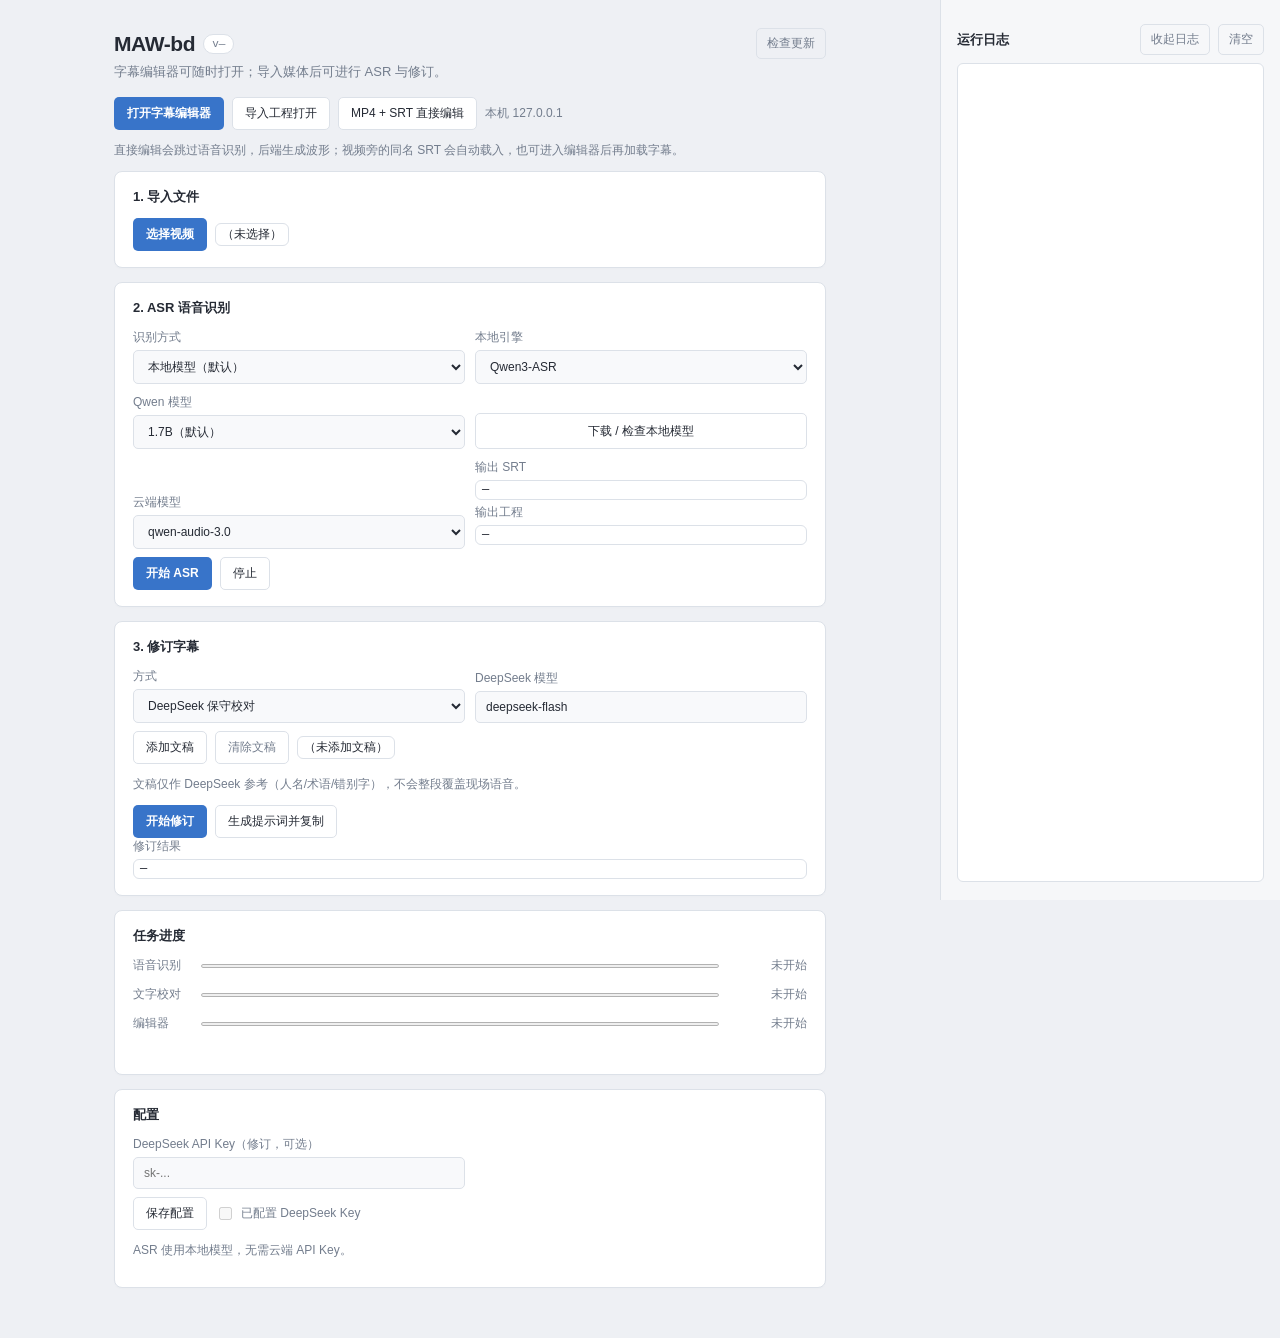
<file: web/launcher/index.html>
<!DOCTYPE html>
<html lang="zh-CN">
<head>
  <meta charset="UTF-8" />
  <meta name="viewport" content="width=device-width, initial-scale=1" />
  <title>MAW-bd</title>
  <link rel="stylesheet" href="launcher.css" />
</head>
<body>
  <div class="page">
    <main class="wrap">
      <header>
        <div class="title-row">
          <h1>MAW-bd</h1>
          <span class="version-pill" id="app-version">v—</span>
          <button type="button" class="ghost update-check" id="btn-update">检查更新</button>
        </div>
        <p class="sub">字幕编辑器可随时打开；导入媒体后可进行 ASR 与修订。</p>
        <div class="row">
          <button type="button" class="primary" id="btn-editor">打开字幕编辑器</button>
          <button type="button" id="btn-open-project">导入工程打开</button>
          <button type="button" id="btn-media-editor">MP4 + SRT 直接编辑</button>
          <span class="muted">本机 127.0.0.1</span>
        </div>
        <p class="muted">直接编辑会跳过语音识别，后端生成波形；视频旁的同名 SRT 会自动载入，也可进入编辑器后再加载字幕。</p>
        <div class="update-banner" id="update-banner" hidden>
          <div>
            <strong id="update-title">发现新版本</strong>
            <p id="update-notes"></p>
            <label>更新方式 <select id="update-method">
              <option value="auto">优先增量更新</option>
              <option value="full">全量更新</option>
            </select></label>
            <label>下载线路 <select id="update-source">
              <option value="auto">国内镜像优先（自动切换）</option>
              <option value="github">GitHub 直连</option>
              <option value="ghfast">GHFast 镜像</option>
              <option value="ghproxy">GH-Proxy 镜像</option>
            </select></label>
            <p class="muted">安装包经第三方镜像下载，仍按 GitHub 官方发布的大小与 SHA-256 校验。</p>
            <p id="update-size" class="muted"></p>
            <p id="update-transfer" class="muted" aria-live="polite"></p>
          </div>
          <div class="row update-actions">
            <button type="button" class="primary" id="btn-update-download">下载更新</button>
            <button type="button" class="ghost" id="btn-update-dismiss">稍后</button>
          </div>
        </div>
      </header>

      <section class="card">
        <h2>1. 导入文件</h2>
        <div class="row">
          <button type="button" class="primary" id="btn-media">选择视频</button>
          <code id="media-path">（未选择）</code>
          <span class="muted" id="media-frame-info"></span>
        </div>
      </section>

      <section class="card">
        <h2>2. ASR 语音识别</h2>
        <div class="grid">
          <label>识别方式
            <select id="asr-mode">
              <option value="local">本地模型（默认）</option>
              <option value="cloud">云端 Qwen API</option>
            </select>
          </label>
          <label id="local-engine-wrap">本地引擎
            <select id="local-engine">
              <option value="qwen-asr">Qwen3-ASR</option>
              <option value="funasr">FunASR paraformer-zh</option>
              <option value="whisper">faster-whisper</option>
            </select>
          </label>
          <label id="local-model-wrap">Qwen 模型
            <select id="local-model">
              <option value="Qwen/Qwen3-ASR-1.7B">1.7B（默认）</option>
              <option value="Qwen/Qwen3-ASR-0.6B">0.6B（轻量）</option>
            </select>
          </label>
          <button type="button" id="btn-model-download">下载 / 检查本地模型</button>
          <label id="cloud-model-wrap" hidden>云端模型
            <select id="asr-model">
              <option value="qwen-audio-3.0-asr-flash-filetrans">qwen-audio-3.0</option>
              <option value="qwen3-asr-flash-filetrans">qwen3-asr</option>
            </select>
          </label>
          <div class="stack">
            <span class="muted">输出 SRT</span>
            <code id="srt-path">—</code>
            <span class="muted">输出工程</span>
            <code id="project-path">—</code>
            <span class="muted" id="local-runtime-hint"></span>
          </div>
        </div>
        <div class="row">
          <button type="button" class="primary" id="btn-asr">开始 ASR</button>
          <button type="button" id="btn-stop">停止</button>
        </div>
      </section>

      <section class="card">
        <h2>3. 修订字幕</h2>
        <div class="grid">
          <label>方式
            <select id="revise-mode">
              <option value="deepseek">DeepSeek 保守校对</option>
              <option value="custom">自定义提示词</option>
            </select>
          </label>
          <label>DeepSeek 模型
            <input type="text" id="deepseek-model" value="deepseek-flash" />
          </label>
        </div>
        <div class="row">
          <button type="button" id="btn-manuscript">添加文稿</button>
          <button type="button" id="btn-clear-manuscript" class="ghost">清除文稿</button>
          <code id="manuscript-path">（未添加文稿）</code>
        </div>
        <p class="muted">文稿仅作 DeepSeek 参考（人名/术语/错别字），不会整段覆盖现场语音。</p>
        <div id="custom-prompt-wrap" hidden>
          <label>自定义提示词
            <textarea id="custom-prompt" rows="4" placeholder="例如：统一人名；修正错别字；不要改句式。"></textarea>
          </label>
        </div>
        <div class="row">
          <button type="button" class="primary" id="btn-revise">开始修订</button>
          <button type="button" id="btn-gpt-prompt">生成提示词并复制</button>
        </div>
        <div class="stack">
          <span class="muted">修订结果</span>
          <code id="revised-path">—</code>
        </div>
        <div id="gpt-prompt-wrap" hidden>
          <label>GPT 修订提示词（可复制到 ChatGPT / 其它模型）
            <textarea id="gpt-prompt" rows="8" readonly></textarea>
          </label>
          <div class="row">
            <button type="button" id="btn-copy-gpt-prompt">复制提示词</button>
          </div>
        </div>
      </section>

      <section class="card">
        <h2>任务进度</h2>
        <div class="step-progress">
          <div class="bar-row">
            <span>语音识别</span>
            <progress id="prog-asr" max="100" value="0"></progress>
            <span class="pct" id="pct-asr">未开始</span>
          </div>
          <div class="bar-row">
            <span>文字校对</span>
            <progress id="prog-revise" max="100" value="0"></progress>
            <span class="pct" id="pct-revise">未开始</span>
          </div>
          <div class="bar-row">
            <span>编辑器</span>
            <progress id="prog-editor" max="100" value="0"></progress>
            <span class="pct" id="pct-editor">未开始</span>
          </div>
        </div>
        <div class="row status-row">
          <span id="msg" class="msg" role="status"></span>
        </div>
      </section>

      <section class="card">
        <h2>配置</h2>
        <div class="grid">
          <label>DeepSeek API Key（修订，可选）
            <input type="password" id="deepseek-key" autocomplete="off" placeholder="sk-..." />
          </label>
        </div>
        <div class="row">
          <button type="button" id="btn-save-config">保存配置</button>
          <label class="inline"><input type="checkbox" id="cfg-deepseek" disabled /> 已配置 DeepSeek Key</label>
        </div>
        <p class="muted">ASR 使用本地模型，无需云端 API Key。</p>
      </section>
    </main>

    <aside class="log-rail" id="log-rail" aria-label="运行日志">
      <div class="log-rail-head">
        <h2>运行日志</h2>
        <div class="row">
          <button type="button" id="btn-toggle-log" class="ghost" title="收起日志" aria-controls="log-rail" aria-expanded="true">收起日志</button>
          <button type="button" id="btn-clear-log" class="ghost">清空</button>
        </div>
      </div>
      <pre id="log-scroll" class="log-scroll" aria-label="运行日志"></pre>
    </aside>
  </div>

  <!-- collapsed floating toggle -->
  <button type="button" id="btn-show-log" class="log-show-btn" hidden title="展开日志" aria-controls="log-rail" aria-expanded="false">展开日志</button>

  <div class="modal-mask" id="manuscript-modal" role="dialog" aria-modal="true" aria-labelledby="manuscript-modal-title">
    <div class="modal">
      <h3 id="manuscript-modal-title">添加文稿</h3>
      <p class="hint">直接粘贴或输入文稿文字（DeepSeek 校对参考，不会整段覆盖现场语音）。</p>
      <textarea id="manuscript-text" rows="10" placeholder="在此输入文稿全文或片段…"></textarea>
      <div class="actions">
        <button type="button" class="ghost" id="btn-manuscript-cancel">取消</button>
        <button type="button" class="primary" id="btn-manuscript-ok">确定</button>
      </div>
    </div>
  </div>

  <script src="../editor-proofread.js"></script>
  <script src="launcher.js"></script>
</body>
</html>
</file>
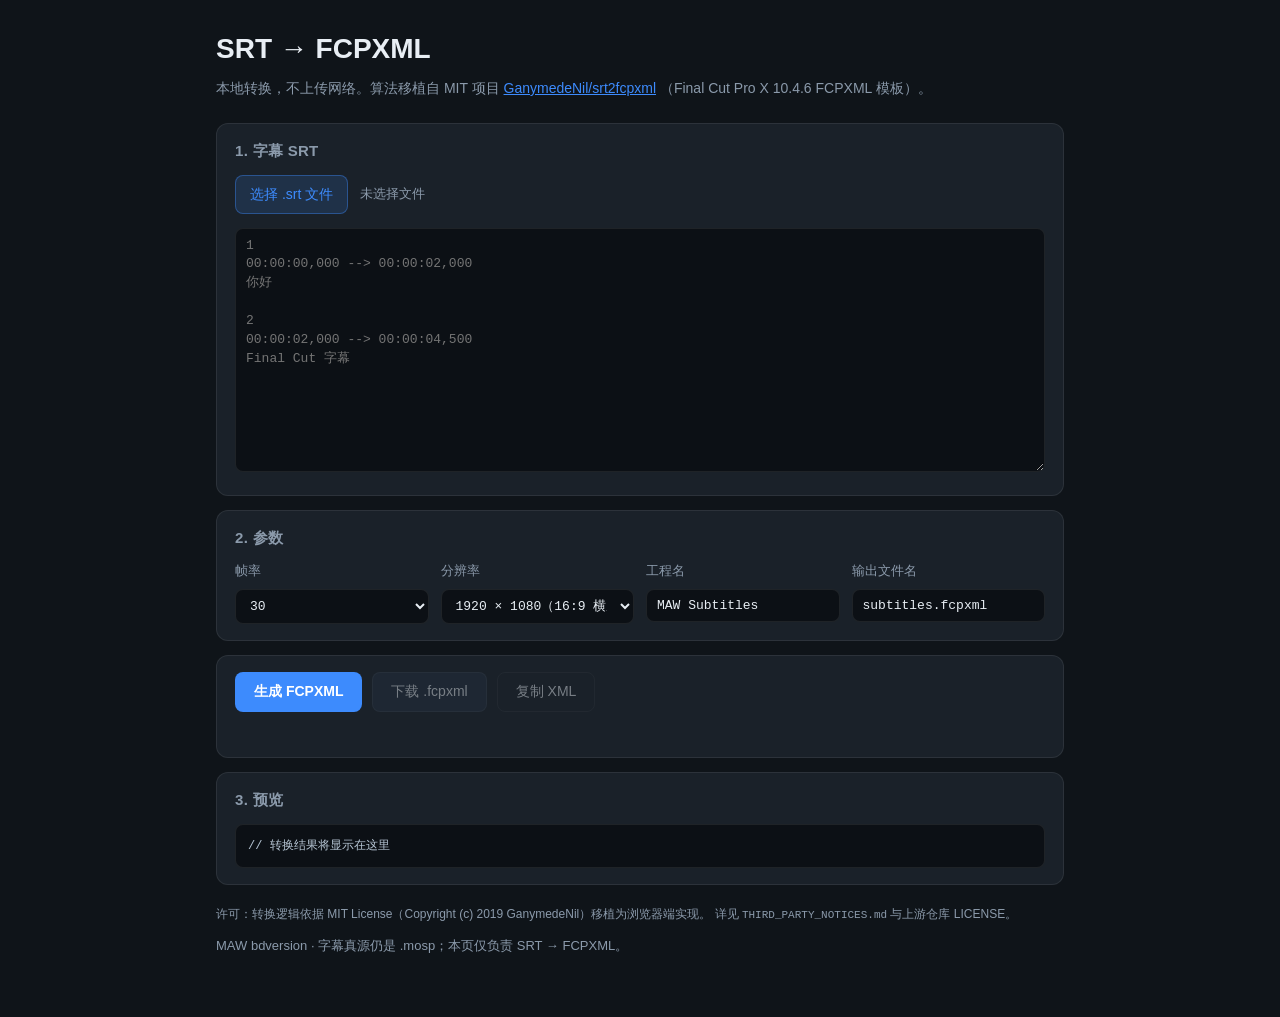
<file: web/srt2fcpxml-page/index.html>
<!DOCTYPE html>
<html lang="zh-CN">
<head>
  <meta charset="UTF-8" />
  <meta name="viewport" content="width=device-width, initial-scale=1" />
  <title>SRT → FCPXML · MAW</title>
  <link rel="stylesheet" href="style.css" />
</head>
<body>
  <main class="wrap">
    <header class="hero">
      <h1>SRT → FCPXML</h1>
      <p class="sub">
        本地转换，不上传网络。算法移植自 MIT 项目
        <a href="https://github.com/GanymedeNil/srt2fcpxml" target="_blank" rel="noopener">GanymedeNil/srt2fcpxml</a>
        （Final Cut Pro X 10.4.6 FCPXML 模板）。
      </p>
    </header>

    <section class="card">
      <h2>1. 字幕 SRT</h2>
      <div class="row">
        <label class="file-btn">
          选择 .srt 文件
          <input type="file" id="srtFile" accept=".srt,text/plain" hidden />
        </label>
        <span id="fileName" class="muted">未选择文件</span>
      </div>
      <textarea id="srtText" rows="12" spellcheck="false"
        placeholder="1&#10;00:00:00,000 --> 00:00:02,000&#10;你好&#10;&#10;2&#10;00:00:02,000 --> 00:00:04,500&#10;Final Cut 字幕"></textarea>
    </section>

    <section class="card">
      <h2>2. 参数</h2>
      <div class="grid">
        <label>帧率
          <select id="fps">
            <option value="23.98">23.98</option>
            <option value="24">24</option>
            <option value="25">25</option>
            <option value="29.97">29.97</option>
            <option value="30" selected>30</option>
            <option value="50">50</option>
            <option value="59.94">59.94</option>
            <option value="60">60</option>
          </select>
        </label>
        <label>分辨率
          <select id="res">
            <option value="1920x1080" selected>1920 × 1080（16:9 横屏）</option>
            <option value="1080x1920">1080 × 1920（9:16 竖屏）</option>
            <option value="3840x2160">3840 × 2160（16:9 横屏）</option>
            <option value="2880x2160">2880 × 2160（4:3）</option>
          </select>
        </label>
        <label>工程名
          <input type="text" id="projectName" value="MAW Subtitles" />
        </label>
        <label>输出文件名
          <input type="text" id="outputName" value="subtitles.fcpxml" />
        </label>
      </div>
    </section>

    <section class="card actions">
      <button type="button" id="convertBtn" class="primary">生成 FCPXML</button>
      <button type="button" id="downloadBtn" disabled>下载 .fcpxml</button>
      <button type="button" id="copyBtn" disabled class="ghost">复制 XML</button>
      <p id="status" class="status" role="status"></p>
    </section>

    <section class="card">
      <h2>3. 预览</h2>
      <pre id="preview" class="preview">// 转换结果将显示在这里</pre>
    </section>

    <footer class="foot">
      <p>
        许可：转换逻辑依据 MIT License（Copyright (c) 2019 GanymedeNil）移植为浏览器端实现。
        详见 <code>THIRD_PARTY_NOTICES.md</code> 与上游仓库 LICENSE。
      </p>
      <p class="muted">MAW bdversion · 字幕真源仍是 .mosp；本页仅负责 SRT → FCPXML。</p>
    </footer>
  </main>
  <script src="app.js"></script>
</body>
</html>
</file>
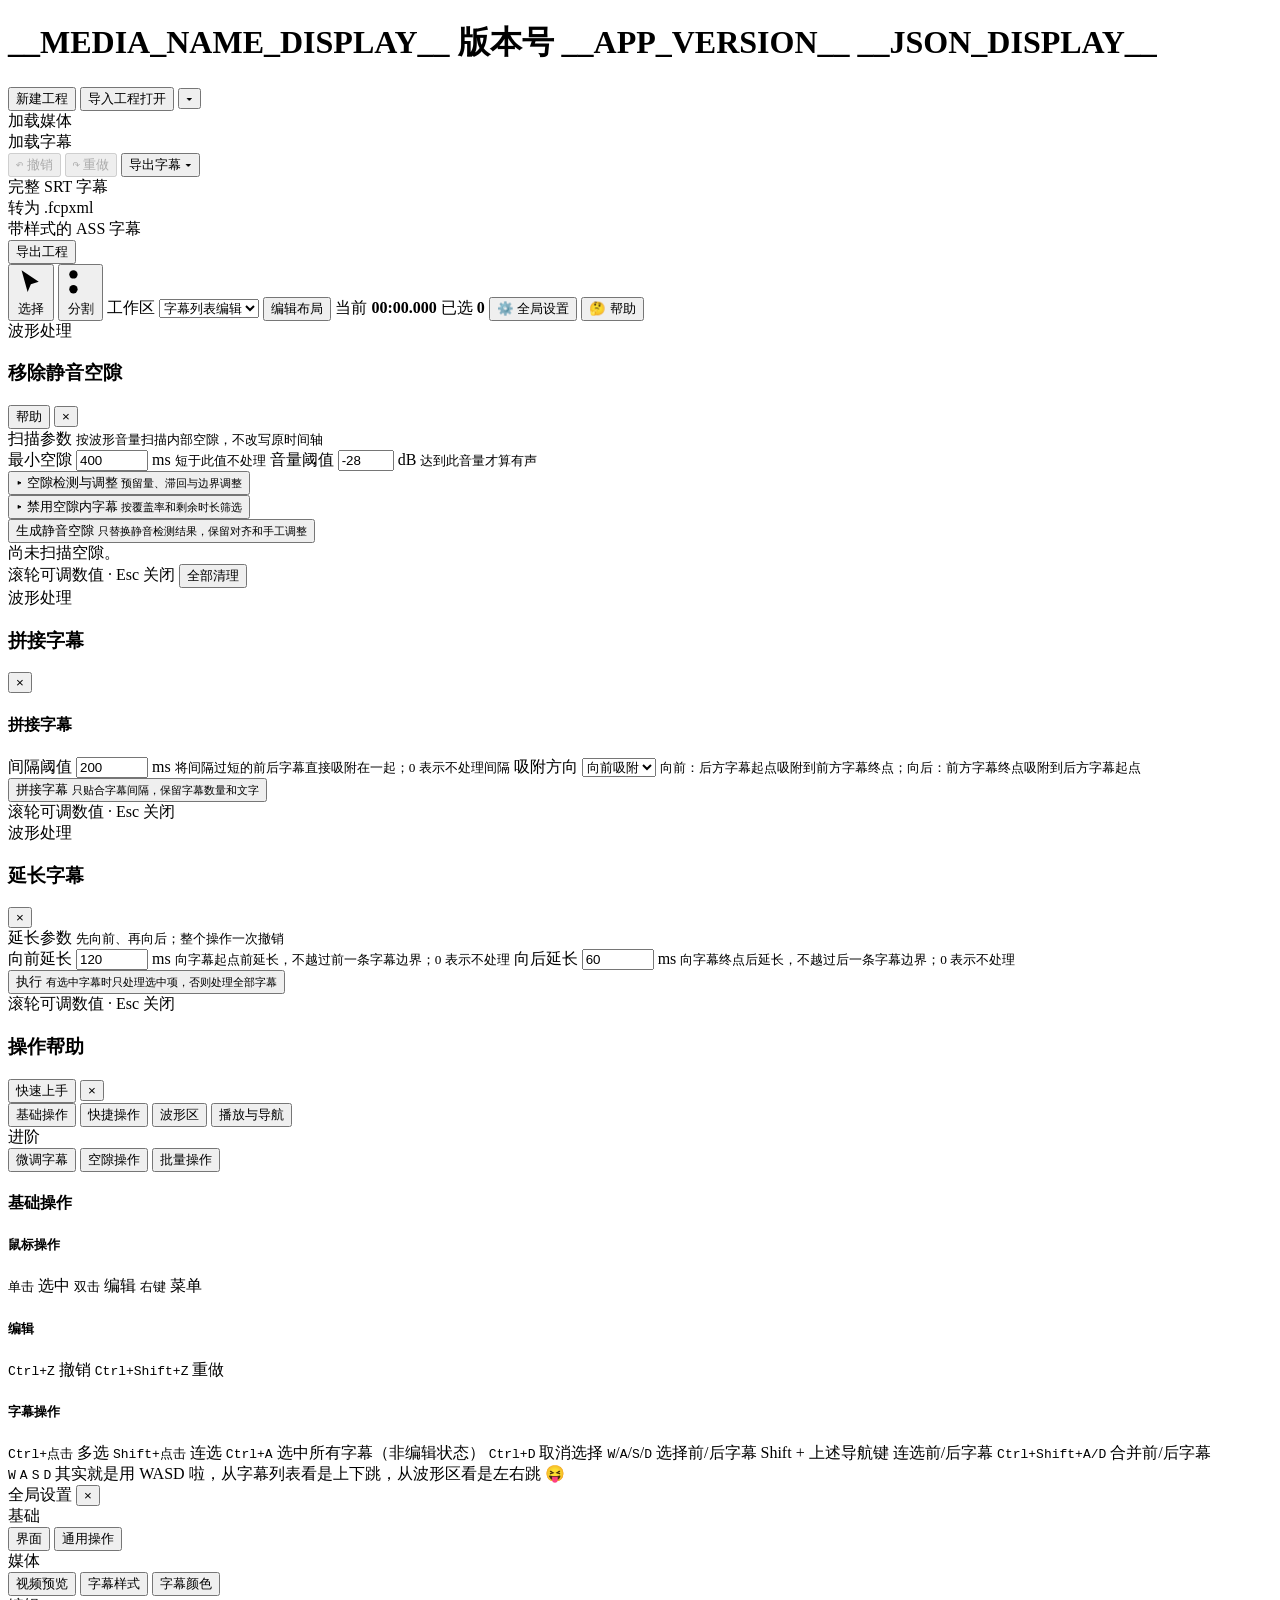
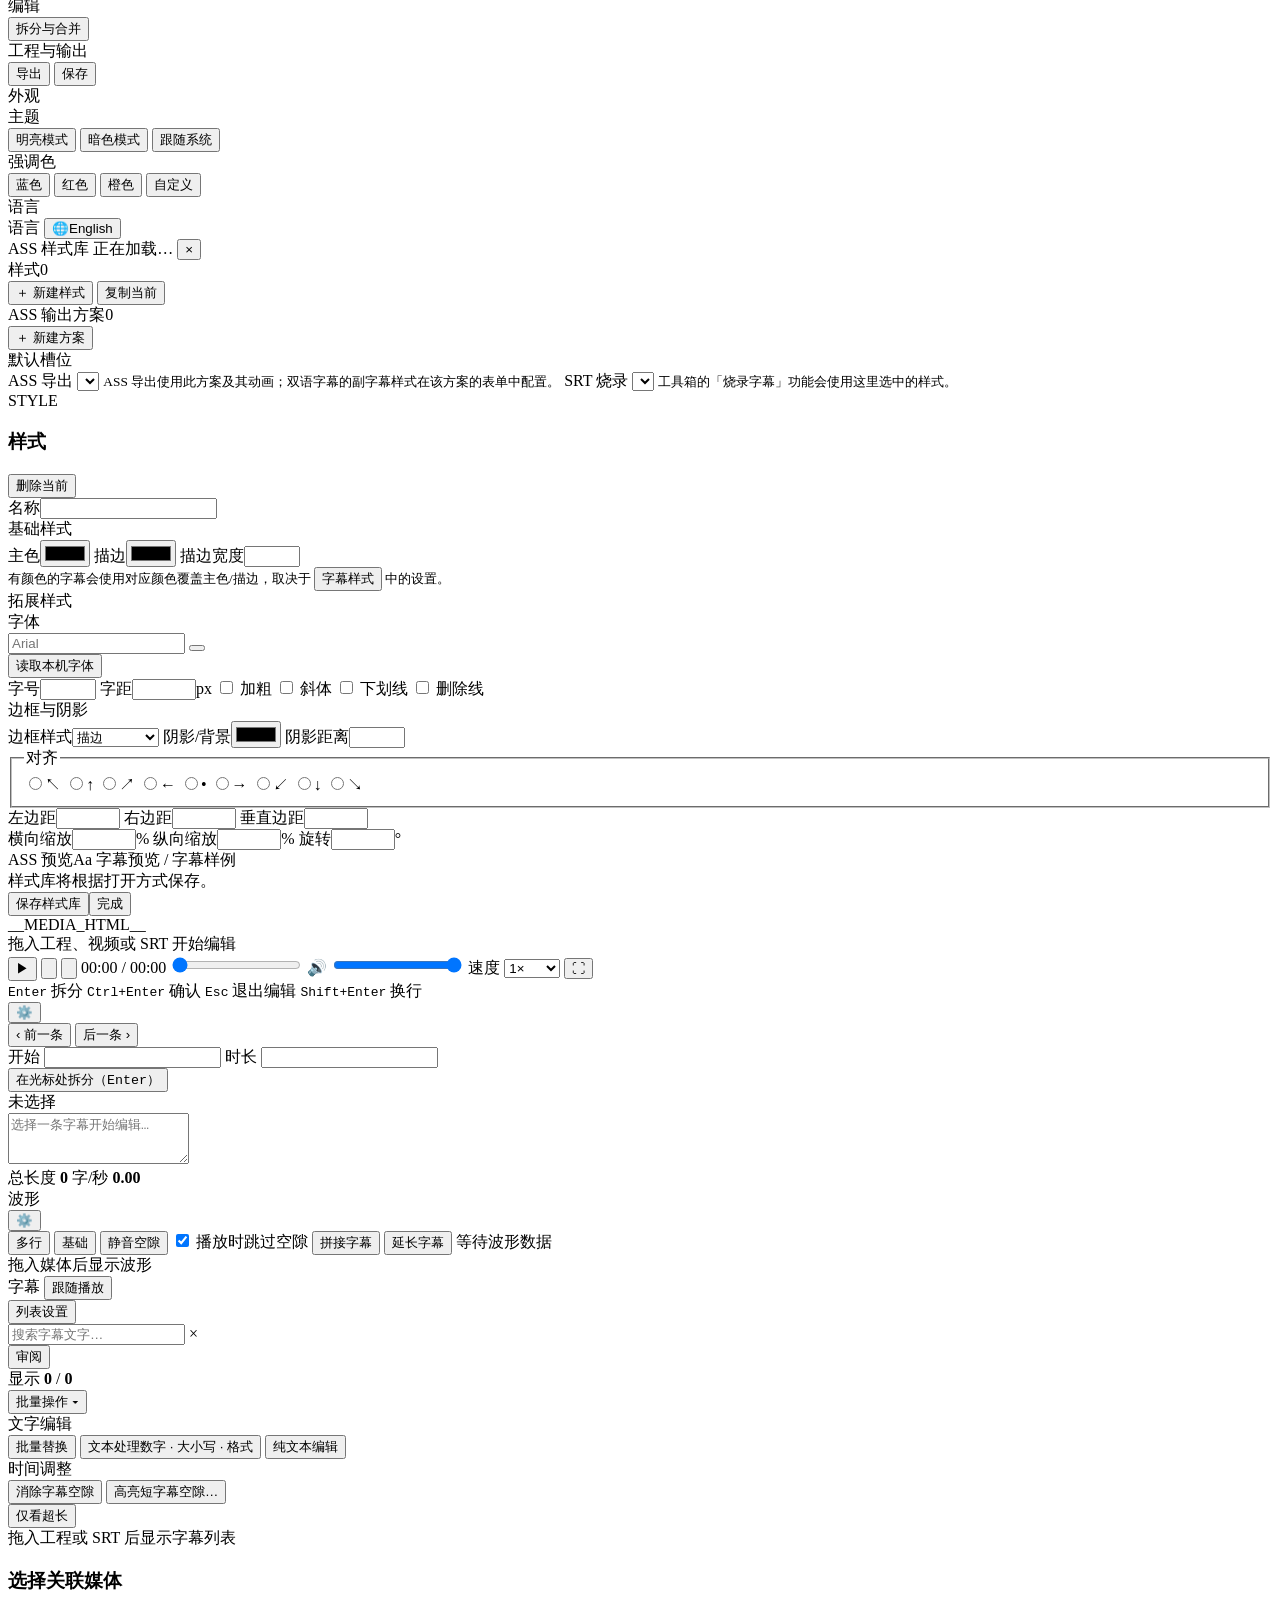
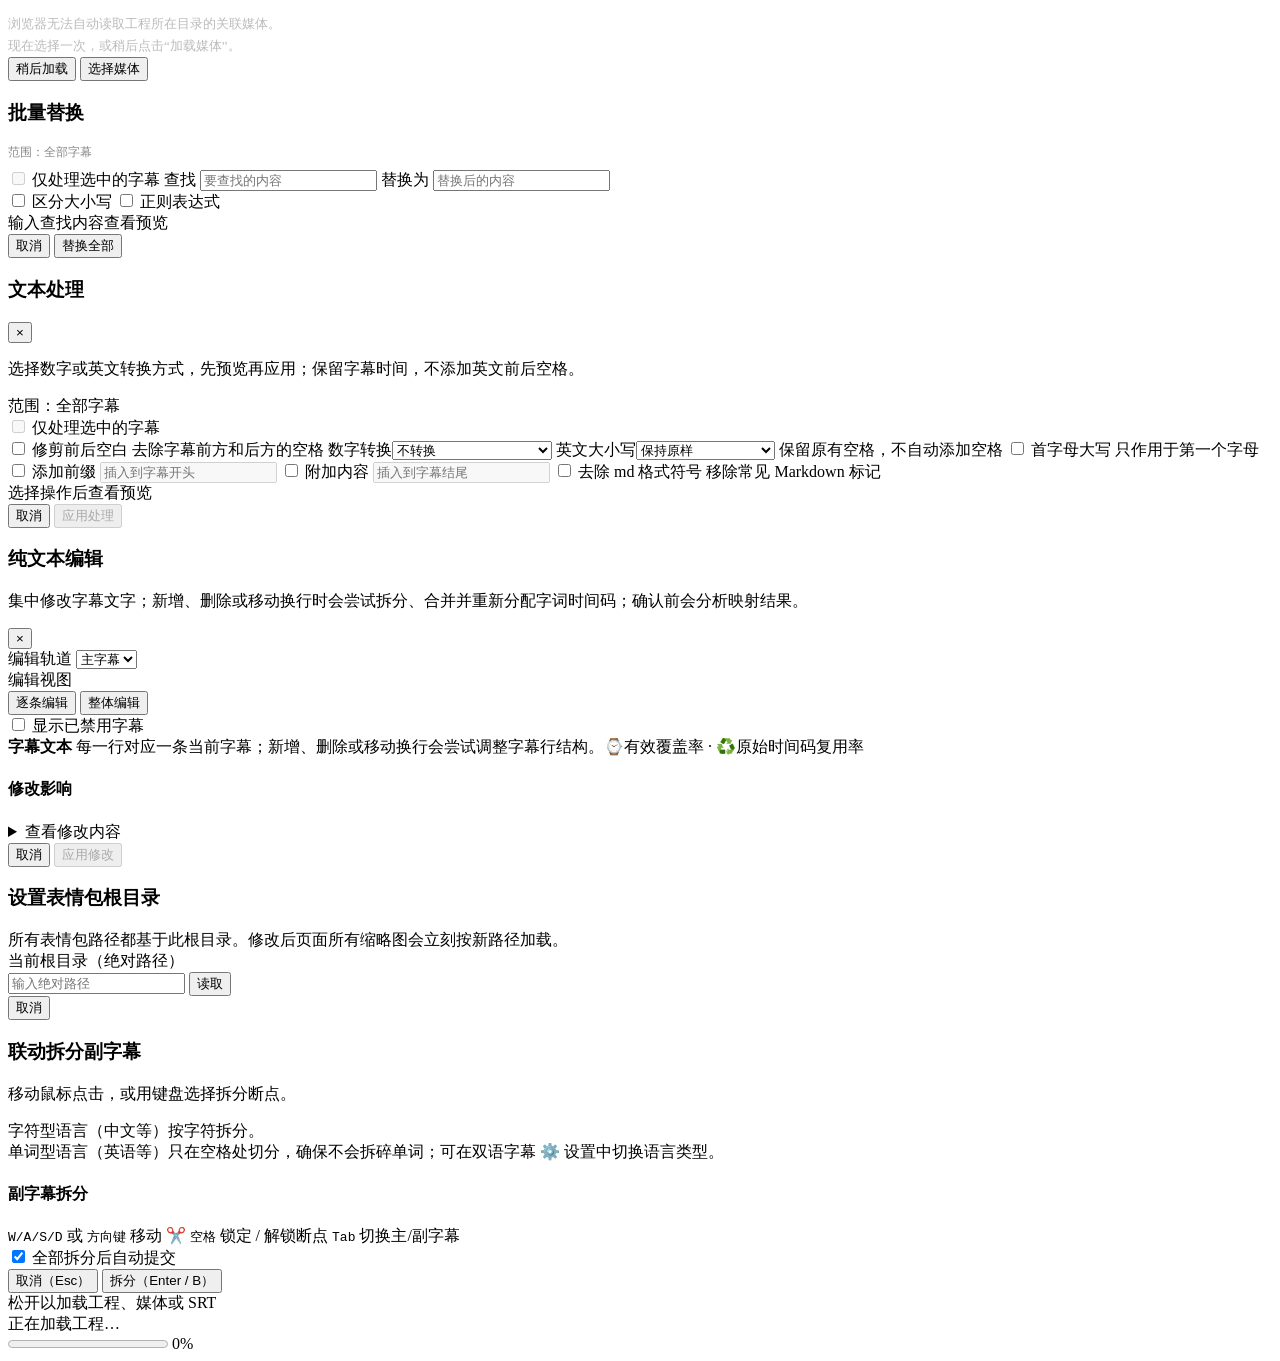
<file: web/editor-template.html>
<!DOCTYPE html>
<html lang="zh-CN">
<head>
<meta charset="UTF-8">
<title>__TITLE__</title>
<script>
/* 首帧前应用主题，避免亮色主题下先闪一帧暗色。
   与 editor.js 的 EDITOR_SETTINGS_KEY / theme 字段保持一致；
   file:// 隐私模式下 localStorage 可能抛错，失败则沿用默认暗色。 */
(function () {
  try {
    var saved = JSON.parse(localStorage.getItem('moy.asr.editor.settings.v1') || '{}');
    var savedTheme = saved && saved.theme;
    var theme = ['light', 'dark', 'system'].includes(savedTheme) ? savedTheme : 'dark';
    var savedAccentColor = saved && saved.accentColor;
    var accentColor = ['blue', 'red', 'orange', 'custom'].includes(savedAccentColor)
      ? savedAccentColor : 'blue';
    var customAccentColor = saved && saved.accentColorCustom;
    if (!/^#[0-9a-f]{6}$/i.test(customAccentColor || '')) customAccentColor = '#6ca5e8';
    document.documentElement.dataset.accent = accentColor;
    if (accentColor === 'custom') {
      document.documentElement.style.setProperty('--accent-custom', customAccentColor);
    }
    var prefersDark = typeof window.matchMedia === 'function'
      && window.matchMedia('(prefers-color-scheme: dark)').matches;
    if (theme === 'light' || (theme === 'system' && !prefersDark)) {
      document.documentElement.dataset.theme = 'light';
    }
  } catch (e) { /* 忽略：保持默认暗色 */ }
})();
</script>
<link rel="icon" type="image/svg+xml" href="data:image/svg+xml,%3Csvg xmlns='http://www.w3.org/2000/svg' viewBox='0 0 64 64'%3E%3Crect width='64' height='64' rx='16' fill='%230f172a'/%3E%3Cpath d='M13 16h38v25H31l-11 9v-9h-7z' fill='%2314b8a6'/%3E%3Cpath d='M22 24h20M22 30h15M22 36h11' fill='none' stroke='white' stroke-linecap='round' stroke-width='4'/%3E%3C/svg%3E"><style>
__EDITOR_CSS__
__WAVEFORM_CSS__
</style>
</head>
<body>

<h1>
  <span class="media-name __MEDIA_NAME_CLASS__" id="media-name" title="__MEDIA_NAME_TITLE__">__MEDIA_NAME_DISPLAY__</span>
  <span class="app-version" id="app-version" data-label="版本号">版本号 __APP_VERSION__</span>
  <span class="json-name __JSON_NAME_CLASS__" id="json-name" title="点击复制工程文件名">__JSON_DISPLAY__</span>
</h1>
<div class="server-connection-banner" id="server-connection-banner" hidden role="alert" aria-live="assertive">
  <span class="server-connection-banner-icon" aria-hidden="true">!</span>
  <div class="server-connection-banner-copy">
    <strong class="server-connection-banner-title">服务器连接已断开</strong>
    <span class="server-connection-banner-message">请在 Launcher 中确认服务器状态；当前无法自动保存工程，请使用右上角「导出工程」下载当前工程，避免进度丢失。</span>
  </div>
</div>
<div class="toolbar row-actions">
  <button type="button" id="new-project" title="创建并保存一个空白工程">新建工程</button>
  <span class="dropdown button-split" id="open-project-dropdown">
    <button id="open-project" title="导入并打开 .mosp / .json 字幕工程；若媒体不在原路径会提示选择">导入工程打开</button>
    <button type="button" id="open-project-menu-btn" class="split-caret" aria-label="打开更多文件">▾</button>
    <div class="dropdown-menu" id="open-project-menu">
      <div class="dropdown-item" id="load-media" role="menuitem" tabindex="0">加载媒体</div>
      <div class="dropdown-item" id="load-srt" role="menuitem" tabindex="0">加载字幕</div>
    </div>
  </span>
  <div class="dropdown" id="recent-projects" hidden>
    <button type="button" id="recent-projects-toggle" title="打开本机最近使用的工程">最近工程</button>
    <div class="dropdown-menu" id="recent-projects-menu">
      <label class="dropdown-item recent-project-setting" id="server-project-settings" hidden
             title="下次不带 JSON 路径启动服务器时，自动恢复上次打开的工程">
        <input type="checkbox" id="auto-open-last-project" checked> 自动打开上次工程
      </label>
      <div class="dropdown-separator" id="recent-projects-separator" hidden></div>
      <div id="recent-projects-list"></div>
    </div>
  </div>
  <span class="dropdown button-split" id="save-project-dropdown" hidden>
    <button id="save-project" title="保存回服务器启动时指定的工程文件">保存工程</button>
    <button type="button" id="save-project-menu-btn" class="split-caret" aria-label="保存工程的更多选项">▾</button>
    <div class="dropdown-menu" id="save-project-menu">
      <div class="dropdown-item" id="save-project-as" role="menuitem" tabindex="0">另存为…</div>
    </div>
  </span>
  <span class="sep"></span>
  <span class="undo-redo-group" role="group" aria-label="撤销重做">
    <button type="button" id="undo-btn" title="撤销 (Ctrl(Cmd)+Z)" disabled>↶ 撤销</button>
    <button type="button" id="redo-btn" title="重做 (Ctrl(Cmd)+Shift+Z)" disabled>↷ 重做</button>
  </span>
  <span class="sep"></span>
  <label class="overlay-track-toggle" id="overlay-track-controls"
         title="开启后可在叠加轨创建与主字幕时间重叠的叠加字幕；叠加轨不会与双语字幕建立绑定关系" hidden>
    <input type="checkbox" id="overlay-track-toggle">
    允许字幕重叠
  </label>
  <span class="sep overlay-track-separator" id="overlay-track-separator" hidden></span>
  <span class="multi-subtitle-controls" id="multi-subtitle-controls" hidden>
    <label class="multi-subtitle-main-toggle" id="multi-subtitle-toggle-label"
           title="当前工程如果有大于1条字幕，可以开启双语字幕模式，用于双语字幕编辑等。">
      <input type="checkbox" id="multi-subtitle-toggle" title="当前工程如果有大于1条字幕，可以开启双语字幕模式，用于双语字幕编辑等。">
      双语字幕
    </label>
    <small class="multi-subtitle-empty-hint" id="multi-subtitle-empty-hint" hidden>请拖入第二条字幕以开启双语字幕编辑</small>
    <span class="dropdown multi-subtitle-settings-dropdown" id="multi-subtitle-settings-dropdown" hidden>
      <button type="button" id="multi-subtitle-settings-toggle" title="双语字幕设置" aria-label="双语字幕设置" aria-expanded="false" aria-controls="multi-subtitle-settings-menu" aria-haspopup="menu">⚙️</button>
      <div class="dropdown-menu multi-subtitle-settings-menu" id="multi-subtitle-settings-menu" role="menu">
        <div class="multi-subtitle-setting-row">
          <span>显示方式</span>
          <select id="multi-subtitle-display-mode" title="双语字幕列表显示方式">
            <option value="main">主轨</option>
            <option value="extension">副轨</option>
            <option value="both" selected>双列</option>
          </select>
        </div>
        <div class="multi-subtitle-setting-row">
          <span>主字幕语言类型</span>
          <select id="multi-subtitle-main-language-mode" title="主字幕语言类型">
            <option value="word" selected>单词型</option>
            <option value="continuous">字符型</option>
          </select>
        </div>
        <div class="multi-subtitle-setting-row">
          <span>副字幕语言类型</span>
          <select id="multi-subtitle-extension-language-mode" title="副字幕语言类型">
            <option value="word" selected>单词型</option>
            <option value="continuous">字符型</option>
          </select>
        </div>
        <div class="multi-subtitle-setting-hint" role="note" aria-label="语言类型提示">
          <div>单词型：英语、西文等按空格拆分</div>
          <div>字符型：中文、日文等按字符拆分</div>
        </div>
        <div class="multi-subtitle-setting-row" id="multi-subtitle-extension-row-height-setting">
          <span>副字幕时波形高度</span>
          <select id="multi-subtitle-extension-row-height" title="启用双语字幕时使用的波形行高度">
            <option value="64">64 px</option>
            <option value="80">80 px</option>
            <option value="96">96 px</option>
            <option value="120">120 px</option>
            <option value="144">144 px</option>
            <option value="168" selected>168 px</option>
            <option value="192">192 px</option>
          </select>
        </div>
        <label class="multi-subtitle-setting-toggle" title="拖动副字幕时，允许吸附到主字幕轨道的起点和终点">
          <input type="checkbox" id="multi-subtitle-cross-track-snap" checked> 跨轨道吸附
        </label>
        <label class="multi-subtitle-setting-toggle" title="普通点击以最后点击的轨道为准；点击已绑定字幕时，仅补选它实际绑定的另一条字幕">
          <input type="checkbox" id="multi-subtitle-select-bound-pair" checked> 同时选中主副字幕
        </label>
        <label class="multi-subtitle-setting-toggle" title="绑定字幕后自动把副字幕的起止时间同步到主字幕，相当于随后按一次 H">
          <input type="checkbox" id="multi-subtitle-auto-sync-duration" checked> 绑定时自动同步时长
        </label>
        <label class="multi-subtitle-setting-toggle" title="在双语字幕波形中显示主字幕和副字幕的轨道编号徽标">
          <input type="checkbox" id="multi-subtitle-show-track-badges"> 显示轨道徽标
        </label>
        <div class="dropdown-separator"></div>
        <div class="dropdown-item" id="multi-subtitle-swap" role="menuitem" tabindex="0" title="交换主字幕和副字幕的文本、时间与绑定关系">交换主副字幕</div>
      </div>
    </span>
  </span>

  <span class="right-group">
    <button type="button" id="download-multi-srt" hidden title="导出当前副字幕轨（SRT）">导出副字幕</button>
    <span class="dropdown" id="subtitle-export-dropdown">
      <button id="subtitle-export-btn" title="导出 SRT/ASS 字幕或按颜色拆分导出 SRT 字幕" aria-expanded="false" aria-controls="subtitle-export-menu" aria-haspopup="menu">导出字幕 ▾</button>
      <div class="dropdown-menu" id="subtitle-export-menu" role="menu">
        <div class="dropdown-item" id="download-full-srt" role="menuitem" tabindex="0">完整 SRT 字幕</div>
        <div class="dropdown-item" id="download-fcpxml" role="menuitem" tabindex="0" title="导出 Final Cut 可导入的 .fcpxml（仅最终字幕文字与时间）">转为 .fcpxml</div>
        <div class="dropdown-item" id="download-color-srt" role="menuitem" tabindex="0" hidden>按颜色拆分导出 SRT 字幕</div>
        <div class="dropdown-separator" id="subtitle-export-separator" role="separator" hidden></div>
        <div class="dropdown-item" id="download-full-ass" role="menuitem" tabindex="0">带样式的 ASS 字幕</div>
      </div>
    </span>
    <button id="download-json">导出工程</button>
    <span class="dropdown gap-removed-export-dropdown" id="gap-removed-export-dropdown" hidden>
      <button id="gap-removed-export-btn" title="导出应用当前空隙移除结果的字幕、时间线或保留区域计划" aria-expanded="false" aria-controls="gap-removed-export-menu" aria-haspopup="menu">导出去空隙版本 ▾</button>
      <div class="dropdown-menu" id="gap-removed-export-menu" role="menu">
        <div class="dropdown-item" id="download-gap-removed-srt" role="menuitem" tabindex="0" title="按移除静音空隙后的时间轴导出字幕；原工程时间不变">SRT 字幕</div>
        <div class="dropdown-item" id="download-gap-removed-color-srt" role="menuitem" tabindex="0" hidden title="按移除静音空隙后的时间轴，为每种已使用颜色分别导出一份字幕">按颜色拆分导出 SRT 字幕</div>
        <div class="dropdown-separator" id="gap-removed-subtitle-export-separator" role="separator" hidden></div>
        <div class="dropdown-item" id="download-gap-removed-ass" role="menuitem" tabindex="0" title="按移除静音空隙后的时间轴导出带样式的 ASS 字幕；原工程时间不变">带样式的 ASS 字幕</div>
        <div class="dropdown-submenu" role="none">
          <div class="dropdown-item dropdown-submenu-toggle" role="menuitem" tabindex="0" aria-haspopup="menu" aria-expanded="false" aria-controls="gap-removed-otio-menu">OpenTimelineIO</div>
          <div class="dropdown-menu dropdown-submenu-menu" id="gap-removed-otio-menu" role="menu">
            <div class="dropdown-item" id="download-gap-removed-otio" role="menuitem" tabindex="0" title="导出原视频/音频的去空隙 OTIO 时间线，供支持 OTIO 的剪辑工具或工作流使用">时间线 OTIO 工程</div>
            <div class="dropdown-item" id="download-gap-removed-otioz" role="menuitem" tabindex="0" title="导出原视频/音频的去空隙 OTIOZ 时间线；服务器只打包当前工程媒体文件">时间线 OTIOZ 打包工程</div>
            <div class="dropdown-item" id="download-gap-removed-sticker-otio" role="menuitem" tabindex="0" title="按移除静音空隙后的时间轴导出表情包图片轨道 OTIO；完全落在空隙内的表情包会被丢弃">表情包 OTIO 工程</div>
            <div class="dropdown-item" id="download-gap-removed-sticker-otioz" role="menuitem" tabindex="0" title="按移除静音空隙后的时间轴导出表情包图片轨道 OTIOZ 打包工程（服务器打包图片进 zip，需校验表情包根目录）；完全落在空隙内的表情包会被丢弃">表情包 OTIOZ 打包工程</div>
            <div class="dropdown-separator" role="separator"></div>
            <label class="dropdown-setting-toggle" title="导出时间线 OTIO 的同时保存对应的 SRT 字幕文件">
              <input type="checkbox" data-otio-export-option="srt" checked> 同时导出 SRT 字幕
            </label>
            <label class="dropdown-setting-toggle" title="把表情包作为一条叠加的视频轨道合并进同一个 OTIO 工程，无需再单独导出表情包 OTIO">
              <input type="checkbox" data-otio-export-option="stickers" checked> 时间线包含表情包
            </label>
            <label class="dropdown-setting-toggle" title="把每条字幕的文本与时间作为标记写入时间线片段">
              <input type="checkbox" data-otio-export-option="markers" checked> 将字幕内容作为标记写入
            </label>
          </div>
        </div>
        <div class="dropdown-submenu" role="none">
          <div class="dropdown-item dropdown-submenu-toggle" role="menuitem" tabindex="0" aria-haspopup="menu" aria-expanded="false" aria-controls="gap-removed-data-menu">数据文件</div>
          <div class="dropdown-menu dropdown-submenu-menu" id="gap-removed-data-menu" role="menu">
            <div class="dropdown-item" id="download-gap-removed-ffconcat" role="menuitem" tabindex="0" title="导出 FFmpeg concat demuxer 可读取的保留区间；流复制的切点精度受关键帧和编码包限制">FFconcat 文件</div>
            <div class="dropdown-item" id="download-gap-removed-regions-json" role="menuitem" tabindex="0" title="以毫秒为单位导出原媒体中的全部保留区域，供自定义脚本或工具读取">保留区域 JSON</div>
          </div>
        </div>
      </div>
    </span>
  </span>
</div>

<div class="toolbar main-toolbar">
  <span class="waveform-tool-switch" role="group" aria-label="波形工具">
    <button type="button" data-waveform-tool="select" class="active" title="选择工具（V，默认）：点击选中、拖动移动、拖动边界调整；空白拖拽框选，Shift 追加多选，Alt 临时反转相邻字幕联动，Alt+点击切换禁用">
      <svg class="toolbar-button-icon" viewBox="0 0 16 16" aria-hidden="true"><path d="M3 1.75 12.25 8 8 9.25 6.25 13.5 3 1.75Z"/><path d="m8.3 9.2 3.2 3.05"/></svg>
      <span>选择</span>
    </button>
    <button type="button" data-waveform-tool="razor" title="分割工具（R）：点击字幕块在指针位置安全拆分（默认按字词时间码对齐；没有可用字词时间码或关闭设置后打开拆分点弹窗，拒绝 100ms 以内的边缘拆分）；Esc 切回选择">
      <svg class="toolbar-button-icon" viewBox="0 0 16 16" aria-hidden="true"><circle cx="4" cy="4" r="2.25"/><circle cx="4" cy="12" r="2.25"/><path d="m5.8 5.35 7.2 5.4M5.8 10.65 13 5.25"/></svg>
      <span class="ninja-razor-icon" aria-hidden="true" hidden>🔪</span>
      <span>分割</span>
    </button>
  </span>
  <span class="sep"></span>
  <span class="info layout-toolbar-label">工作区</span>
  <select id="workspace-preset" title="工作区：窗口布局与显示状态（列表显示项、波形模式等）">
    <option value="wave-right">右侧整列波形</option>
    <option value="classic" selected>字幕列表编辑</option>
    <option value="three-fold">三折叠布局</option>
    <option value="cinema">大荧幕布局</option>
  </select>
  <button type="button" id="layout-edit-toggle" title="显示面板标题条和拖动预览">编辑布局</button>
  <button type="button" id="layout-reset" title="恢复当前内置工作区的默认状态" hidden>重置工作区</button>
  <button type="button" id="workspace-save" title="保存到当前工作区" hidden>保存工作区</button>
  <button type="button" id="workspace-save-as" title="将当前工作区另存为新的工作区" hidden>另存为工作区</button>
  <button type="button" id="workspace-delete" class="danger" title="删除本机保存的工作区" hidden>删除工作区</button>
  <span class="dropdown" id="workspace-transfer-dropdown" hidden>
    <button type="button" id="workspace-transfer-btn" title="导出或导入工作区配置">工作区配置 ▾</button>
    <div class="dropdown-menu" id="workspace-transfer-menu">
      <div class="dropdown-item" id="workspace-export">导出工作区配置</div>
      <div class="dropdown-item" id="workspace-import">导入工作区配置</div>
    </div>
  </span>
  <input type="file" id="workspace-import-file" accept=".workspace.json,.json,application/json" style="display:none">
  <span class="sep"></span>
  <span class="info">当前 <b id="now">00:00.000</b></span>
  <span class="info">已选 <b id="sel-count">0</b></span>
  <span class="toolbar-utility-group" role="group" aria-label="编辑器工具">
    <button type="button" id="editor-settings-toggle" title="打开全局设置窗口" aria-expanded="false" aria-controls="editor-settings-panel">⚙️ 全局设置</button>
    <button type="button" id="help-toggle" title="查看鼠标操作与键盘快捷键" aria-expanded="false" aria-controls="help-panel">🤔 帮助</button>
  </span>
</div>

<!-- 可拖动的非模态移除静音空隙工具窗 -->
<aside class="gap-remove-panel" id="gap-remove-panel" role="dialog" aria-modal="false" aria-hidden="true" aria-labelledby="gap-remove-panel-title">
  <header class="gap-remove-panel-header" id="gap-remove-drag-handle">
    <div class="gap-remove-heading">
      <span class="gap-remove-eyebrow">波形处理</span>
      <h3 id="gap-remove-panel-title">移除静音空隙</h3>
    </div>
    <div class="gap-remove-header-actions">
      <button type="button" id="gap-remove-help" class="gap-remove-help-button" data-help-tab-target="gap" title="打开帮助中的空隙操作说明" aria-label="打开帮助中的空隙操作说明">帮助</button>
      <button type="button" id="gap-remove-close" class="gap-remove-close" title="关闭（Esc）" aria-label="关闭移除静音空隙工具窗">×</button>
    </div>
  </header>
  <div class="gap-remove-panel-body">
    <div class="gap-remove-parameters-heading">
      <span>扫描参数</span>
      <small>按波形音量扫描内部空隙，不改写原时间轴</small>
    </div>
    <div class="gap-remove-fields">
      <label class="gap-remove-field">
        <span class="gap-remove-field-label">最小空隙</span>
        <span class="gap-remove-number-control">
          <input type="number" id="gap-remove-threshold" min="100" max="60000" step="50" value="400" inputmode="numeric">
          <span class="gap-remove-unit">ms</span>
        </span>
        <small>短于此值不处理</small>
      </label>
      <label class="gap-remove-field">
        <span class="gap-remove-field-label">音量阈值</span>
        <span class="gap-remove-number-control">
          <input type="number" id="gap-remove-volume-threshold" min="-96" max="0" step="1" value="-28" inputmode="decimal">
          <span class="gap-remove-unit">dB</span>
        </span>
        <small>达到此音量才算有声</small>
      </label>
    </div>
    <div class="gap-remove-advanced">
      <button type="button" id="gap-remove-advanced-toggle" class="gap-remove-advanced-toggle" aria-expanded="false" aria-controls="gap-remove-advanced-body">
        <span class="gap-remove-advanced-caret" aria-hidden="true">▸</span>
        <span class="gap-remove-advanced-label">空隙检测与调整</span>
        <small>预留量、滞回与边界调整</small>
      </button>
      <div class="gap-remove-advanced-body" id="gap-remove-advanced-body" hidden>
        <div class="gap-remove-fields gap-remove-fields-advanced">
          <label class="gap-remove-field">
            <span class="gap-remove-field-label">前端预留</span>
            <span class="gap-remove-number-control">
              <input type="number" id="gap-remove-lead-in" min="0" max="2000" step="10" value="120" inputmode="numeric">
              <span class="gap-remove-unit">ms</span>
            </span>
            <small>每段空隙开头保留的静音，避免上一句收尾被切掉</small>
          </label>
          <label class="gap-remove-field">
            <span class="gap-remove-field-label">后端预留</span>
            <span class="gap-remove-number-control">
              <input type="number" id="gap-remove-lead-out" min="0" max="2000" step="10" value="80" inputmode="numeric">
              <span class="gap-remove-unit">ms</span>
            </span>
            <small>每段空隙结尾保留的静音，避免下一句贴得太紧</small>
          </label>
          <label class="gap-remove-field">
            <span class="gap-remove-field-label">滞回</span>
            <span class="gap-remove-number-control">
              <input type="number" id="gap-remove-hysteresis" min="0" max="30" step="0.5" value="2" inputmode="decimal">
              <span class="gap-remove-unit">dB</span>
            </span>
            <small id="gap-remove-hysteresis-hint">当音频判定为有声时，需要降低到比阈值更低 2 dB 的时候才视作恢复静音。建议 1–3 dB，过高会延迟回到静音</small>
          </label>
        </div>
        <div class="gap-remove-inline-action">
          <button type="button" id="gap-remove-shrink" class="gap-remove-inline-button">进一步收缩空隙</button>
          <small>在现有基础上，使当前所有空隙进一步收缩</small>
        </div>
      </div>
    </div>
    <div class="gap-remove-advanced gap-remove-disable-settings">
      <button type="button" id="gap-remove-disable-toggle" class="gap-remove-advanced-toggle" aria-expanded="false" aria-controls="gap-remove-disable-body">
        <span class="gap-remove-advanced-caret" aria-hidden="true">▸</span>
        <span class="gap-remove-advanced-label">禁用空隙内字幕</span>
        <small>按覆盖率和剩余时长筛选</small>
      </button>
      <div class="gap-remove-advanced-body" id="gap-remove-disable-body" hidden>
        <div class="gap-remove-fields gap-remove-fields-advanced">
          <label class="gap-remove-field">
            <span class="gap-remove-field-label">覆盖率</span>
            <span class="gap-remove-number-control">
              <input type="number" id="gap-remove-disable-coverage" min="0" max="100" step="5" value="80" inputmode="decimal">
              <span class="gap-remove-unit">%</span>
            </span>
            <small>空隙覆盖字幕时长达到此比例</small>
          </label>
          <label class="gap-remove-field">
            <span class="gap-remove-field-label">剩余时长阈值</span>
            <span class="gap-remove-number-control">
              <input type="number" id="gap-remove-disable-remaining" min="0" max="60000" step="50" value="300" inputmode="numeric">
              <span class="gap-remove-unit">ms</span>
            </span>
            <small>覆盖后剩余字幕时长不超过此值</small>
          </label>
        </div>
        <div class="gap-remove-inline-action">
          <button type="button" id="gap-remove-disable-button" class="gap-remove-inline-button">禁用字幕</button>
          <small id="gap-remove-disable-hint">禁用位于空隙范围内的字幕（当前有 0 条未禁用）</small>
        </div>
      </div>
    </div>
    <button type="button" id="gap-remove-scan" class="gap-remove-scan">
      <span>生成静音空隙</span>
      <small>只替换静音检测结果，保留对齐和手工调整</small>
    </button>
    <div class="gap-remove-list" id="gap-remove-list" aria-live="polite">尚未扫描空隙。</div>
    <footer class="gap-remove-panel-footer">
      <span>滚轮可调数值 · Esc 关闭</span>
      <button type="button" id="gap-remove-clear-all" class="danger">全部清理</button>
    </footer>
  </div>
</aside>

<!-- 可拖动的非模态拼接字幕工具窗 -->
<aside class="gap-remove-panel auto-merge-panel" id="auto-merge-panel" role="dialog" aria-modal="false" aria-hidden="true" aria-labelledby="auto-merge-panel-title">
  <header class="gap-remove-panel-header" id="auto-merge-drag-handle">
    <div class="gap-remove-heading">
      <span class="gap-remove-eyebrow">波形处理</span>
      <h3 id="auto-merge-panel-title">拼接字幕</h3>
    </div>
    <button type="button" id="auto-merge-close" class="gap-remove-close" title="关闭（Esc）" aria-label="关闭拼接字幕工具窗">×</button>
  </header>
  <div class="gap-remove-panel-body">
    <section class="auto-merge-section" aria-labelledby="auto-merge-join-heading">
      <h4 id="auto-merge-join-heading">拼接字幕</h4>
      <div class="gap-remove-fields">
        <label class="gap-remove-field">
          <span class="gap-remove-field-label">间隔阈值</span>
          <span class="gap-remove-number-control">
            <input type="number" id="auto-merge-gap-ms" min="0" max="10000" step="50" value="200" inputmode="numeric">
            <span class="gap-remove-unit">ms</span>
          </span>
          <small>将间隔过短的前后字幕直接吸附在一起；0 表示不处理间隔</small>
        </label>
        <label class="gap-remove-field">
          <span class="gap-remove-field-label">吸附方向</span>
          <select id="auto-merge-snap-direction">
            <option value="backward" selected>向前吸附</option>
            <option value="forward">向后吸附</option>
          </select>
          <small>向前：后方字幕起点吸附到前方字幕终点；向后：前方字幕终点吸附到后方字幕起点</small>
        </label>
      </div>
    </section>
    <button type="button" id="auto-merge-run" class="gap-remove-scan">
      <span>拼接字幕</span>
      <small>只贴合字幕间隔，保留字幕数量和文字</small>
    </button>
    <footer class="gap-remove-panel-footer">
      <span>滚轮可调数值 · Esc 关闭</span>
    </footer>
  </div>
</aside>

<!-- 可拖动的非模态延长字幕工具窗 -->
<aside class="gap-remove-panel subtitle-extend-panel" id="subtitle-extend-panel" role="dialog" aria-modal="false" aria-hidden="true" aria-labelledby="subtitle-extend-panel-title">
  <header class="gap-remove-panel-header" id="subtitle-extend-drag-handle">
    <div class="gap-remove-heading">
      <span class="gap-remove-eyebrow">波形处理</span>
      <h3 id="subtitle-extend-panel-title">延长字幕</h3>
    </div>
    <button type="button" id="subtitle-extend-close" class="gap-remove-close" title="关闭（Esc）" aria-label="关闭延长字幕工具窗">×</button>
  </header>
  <div class="gap-remove-panel-body">
    <div class="gap-remove-parameters-heading">
      <span>延长参数</span>
      <small>先向前、再向后；整个操作一次撤销</small>
    </div>
    <div class="gap-remove-fields">
      <label class="gap-remove-field">
        <span class="gap-remove-field-label">向前延长</span>
        <span class="gap-remove-number-control">
          <input type="number" id="subtitle-extend-forward-ms" min="0" max="60000" step="50" value="120" inputmode="numeric">
          <span class="gap-remove-unit">ms</span>
        </span>
        <small>向字幕起点前延长，不越过前一条字幕边界；0 表示不处理</small>
      </label>
      <label class="gap-remove-field">
        <span class="gap-remove-field-label">向后延长</span>
        <span class="gap-remove-number-control">
          <input type="number" id="subtitle-extend-backward-ms" min="0" max="60000" step="50" value="60" inputmode="numeric">
          <span class="gap-remove-unit">ms</span>
        </span>
        <small>向字幕终点后延长，不越过后一条字幕边界；0 表示不处理</small>
      </label>
    </div>
    <button type="button" id="subtitle-extend-run" class="gap-remove-scan">
      <span>执行</span>
      <small>有选中字幕时只处理选中项，否则处理全部字幕</small>
    </button>
    <footer class="gap-remove-panel-footer">
      <span>滚轮可调数值 · Esc 关闭</span>
    </footer>
  </div>
</aside>

<!-- 可拖动的非模态帮助窗口 -->
<aside class="gap-remove-panel help-panel" id="help-panel" role="dialog" aria-modal="false" aria-hidden="true" aria-labelledby="help-panel-title">
  <header class="gap-remove-panel-header help-window-header" id="help-drag-handle">
    <h3 id="help-panel-title" class="help-window-title">操作帮助</h3>
    <div class="help-header-actions">
      <button type="button" id="help-onboarding" class="help-replay-button" title="重新查看快速上手">快速上手</button>
      <button type="button" id="help-close" class="help-window-close" title="关闭（Esc）" aria-label="关闭帮助窗口">×</button>
    </div>
  </header>
  <div class="help-window-body">
    <nav class="editor-settings-nav" role="tablist" aria-orientation="vertical" aria-label="帮助分区">
      <button type="button" class="editor-settings-nav-tab" id="help-tab-basic" role="tab" aria-selected="true" aria-controls="help-tab-panel-basic" data-help-tab="basic">基础操作</button>
      <button type="button" class="editor-settings-nav-tab" id="help-tab-shortcuts" role="tab" aria-selected="false" aria-controls="help-tab-panel-shortcuts" data-help-tab="shortcuts" tabindex="-1">快捷操作</button>
      <button type="button" class="editor-settings-nav-tab" id="help-tab-waveform" role="tab" aria-selected="false" aria-controls="help-tab-panel-waveform" data-help-tab="waveform" tabindex="-1">波形区</button>
      <button type="button" class="editor-settings-nav-tab" id="help-tab-playback" role="tab" aria-selected="false" aria-controls="help-tab-panel-playback" data-help-tab="playback" tabindex="-1">播放与导航</button>
      <div class="help-nav-group-label" aria-hidden="true">进阶</div>
      <button type="button" class="editor-settings-nav-tab" id="help-tab-fine-tuning" role="tab" aria-selected="false" aria-controls="help-tab-panel-fine-tuning" data-help-tab="fine-tuning" tabindex="-1">微调字幕</button>
      <button type="button" class="editor-settings-nav-tab" id="help-tab-gap" role="tab" aria-selected="false" aria-controls="help-tab-panel-gap" data-help-tab="gap" tabindex="-1">空隙操作</button>
      <button type="button" class="editor-settings-nav-tab" id="help-tab-batch" role="tab" aria-selected="false" aria-controls="help-tab-panel-batch" data-help-tab="batch" tabindex="-1">批量操作</button>
    </nav>
    <div class="gap-remove-panel-body help-panel-body">
    <section class="help-group help-tab-panel" id="help-tab-panel-basic" role="tabpanel" aria-labelledby="help-tab-basic" data-help-tab-panel="basic" tabindex="0">
      <h4 class="help-title">基础操作</h4>
      <section class="help-subgroup">
        <h5 class="help-subtitle">鼠标操作</h5>
        <div class="help-category">
          <span><kbd>单击</kbd> 选中</span>
          <span><kbd>双击</kbd> 编辑</span>
          <span><kbd>右键</kbd> 菜单</span>
        </div>
      </section>
      <section class="help-subgroup">
        <h5 class="help-subtitle">编辑</h5>
        <div class="help-category">
          <span class="help-important"><kbd data-mod-key>Ctrl+Z</kbd> 撤销</span>
          <span><kbd data-mod-key>Ctrl+Shift+Z</kbd> 重做</span>
        </div>
      </section>
      <section class="help-subgroup">
        <h5 class="help-subtitle">字幕操作</h5>
        <div class="help-category">
          <span><kbd data-mod-key>Ctrl+点击</kbd> 多选</span>
          <span><kbd>Shift+点击</kbd> 连选</span>
          <span class="help-break" aria-hidden="true"></span>
          <span><kbd data-mod-key>Ctrl+A</kbd> 选中所有字幕（非编辑状态）</span>
          <span><kbd data-mod-key>Ctrl+D</kbd> 取消选择</span>
          <span class="help-break" aria-hidden="true"></span>
          <span class="help-important"><kbd data-editing-shortcut-label="navUp">W</kbd>/<kbd data-editing-shortcut-label="navLeft">A</kbd>/<kbd data-editing-shortcut-label="navDown">S</kbd>/<kbd data-editing-shortcut-label="navRight">D</kbd> 选择前/后字幕</span>
          <span>Shift + 上述导航键 连选前/后字幕</span>
          <span class="help-important"><kbd data-mod-key>Ctrl+Shift+A/D</kbd> 合并前/后字幕</span>
        </div>
        <aside class="help-tip-callout" role="note">
          <span class="help-wasd" role="img" aria-label="WASD 方向键">
            <kbd data-wasd-direction="up" data-editing-shortcut-label="navUp" aria-hidden="true">W</kbd>
            <kbd data-wasd-direction="left" data-editing-shortcut-label="navLeft" aria-hidden="true">A</kbd>
            <kbd data-wasd-direction="down" data-editing-shortcut-label="navDown" aria-hidden="true">S</kbd>
            <kbd data-wasd-direction="right" data-editing-shortcut-label="navRight" aria-hidden="true">D</kbd>
          </span>
          <span class="help-tip-text">其实就是用 WASD 啦，从字幕列表看是上下跳，从波形区看是左右跳 😝</span>
        </aside>
      </section>
    </section>
    <section class="help-group help-tab-panel" id="help-tab-panel-shortcuts" role="tabpanel" aria-labelledby="help-tab-shortcuts" data-help-tab-panel="shortcuts" tabindex="0" hidden>
      <h4 class="help-title">快捷操作</h4>
      <section class="help-subgroup">
        <h5 class="help-subtitle">编辑操作</h5>
        <div class="help-category">
          <span class="help-important"><kbd data-editing-shortcut-label="split">B</kbd> 拆分字幕（取决于鼠标位置）</span>
          <span class="help-important"><kbd data-editing-shortcut-label="merge">C</kbd> 合并所选字幕</span>
          <span class="help-break" aria-hidden="true"></span>
          <span><kbd>Alt+点击</kbd> 启用/禁用字幕</span>
          <span class="help-break" aria-hidden="true"></span>
          <span class="help-important"><kbd>Enter</kbd> 编辑选中字幕（根据最后点击区域）</span>
          <span class="help-break" aria-hidden="true"></span>
          <span><kbd>Esc</kbd> 退出字幕编辑区（文本编辑时）</span>
          <span class="help-break" aria-hidden="true"></span>
          <span><kbd>Delete</kbd>/<kbd>Backspace</kbd> 删除字幕</span>
        </div>
      </section>
      <section class="help-subgroup">
        <h5 class="help-subtitle">快捷功能</h5>
        <div class="help-category">
          <span class="help-important"><kbd>1~5</kbd> 分配颜色 <kbd>0</kbd> 清除颜色</span>
          <span class="help-break" aria-hidden="true"></span>
        </div>
      </section>
      <section class="help-subgroup">
        <h5 class="help-subtitle">切换工具</h5>
        <div class="help-category">
          <span><kbd>V</kbd> 选择工具</span>
          <span><kbd>R</kbd> 分割工具</span>
          <span><kbd>Esc</kbd> 切回选择工具</span>
        </div>
      </section>
    </section>
    <section class="help-group help-tab-panel" id="help-tab-panel-waveform" role="tabpanel" aria-labelledby="help-tab-waveform" data-help-tab-panel="waveform" tabindex="0" hidden>
      <h4 class="help-title">波形区操作</h4>
      <section class="help-subgroup">
        <h5 class="help-subtitle">空白波形区</h5>
        <div class="help-category">
          <span><kbd>双击波形</kbd> 播放/暂停</span>
          <span><kbd>右键波形背景</kbd> 显示菜单</span>
          <span class="help-break" aria-hidden="true"></span>
          <span class="help-important"><kbd data-editing-shortcut-label="create">N</kbd> 在鼠标位置创建字幕（仅波形）</span>
          <span class="help-break" aria-hidden="true"></span>
          <span><kbd data-mod-key>Ctrl+拖拽空白处</kbd> 拖动创建指定时长字幕</span>
          <span class="help-break" aria-hidden="true"></span>
          <span><kbd data-mod-key>Ctrl+拖拽已有字幕</kbd> 启用「叠加字幕」后在叠加轨创建</span>
          <span class="help-break" aria-hidden="true"></span>
          <span class="help-important"><kbd>拖拽空白处</kbd> 框选字幕（Shift 追加）</span>
        </div>
      </section>
      <section class="help-subgroup">
        <h5 class="help-subtitle">波形区字幕操作</h5>
        <div class="help-category">
          <span class="help-note">通用快捷键见「快捷操作」；此处只列出波形区特有的操作</span>
          <span class="help-break" aria-hidden="true"></span>
          <span><kbd>Esc</kbd> 清除字幕选择（非编辑状态）</span>
          <span><kbd id="help-split-key">Enter</kbd>（主字幕文字编辑时）在文字光标处拆分；双击波形小编辑窗按 Enter 保存，点击「在光标处切割」拆分</span>
          <span class="help-important"><kbd id="help-waveform-split-key" data-editing-shortcut-label="split">B</kbd> 按鼠标切割线直接分割字幕</span>
        </div>
      </section>
      <h4 class="help-title">波形外观调整</h4>
      <section class="help-subgroup">
        <div class="help-category">
          <span class="help-note">在波形区的
            <button type="button" class="help-inline-action" id="help-open-waveform-settings" data-help-open-waveform-settings aria-controls="waveform-settings-panel">⚙️设置按钮</button>
            中，可调整音频波形外观的具体参数。</span>
          <span><kbd>Shift+滚轮</kbd> 调整波形振幅</span>
          <span class="help-break" aria-hidden="true"></span>
          <span><kbd data-mod-key>Ctrl+滚轮</kbd> 调整时间缩放/每行长度</span>
          <span class="help-break" aria-hidden="true"></span>
          <span><kbd data-mod-key>Ctrl+Shift+滚轮</kbd> 调整每行高度</span>
        </div>
      </section>
    </section>
    <section class="help-group help-tab-panel" id="help-tab-panel-fine-tuning" role="tabpanel" aria-labelledby="help-tab-fine-tuning" data-help-tab-panel="fine-tuning" tabindex="0" hidden>
      <h4 class="help-title">微调字幕</h4>
      <section class="help-subgroup">
        <h5 class="help-subtitle">选中字幕</h5>
        <div class="help-category">
          <span><kbd>←</kbd>/<kbd>→</kbd> 微调移动字幕</span>
          <span class="help-break" aria-hidden="true"></span>
          <span><kbd>Shift+←/→</kbd> 将字幕起点/终点贴到前一条结尾/后一条开头</span>
          <span class="help-break" aria-hidden="true"></span>
          <span class="help-important"><kbd data-editing-shortcut-label="start">Z</kbd>/<kbd data-editing-shortcut-label="end">X</kbd> 将字幕起点/终点定位到鼠标位置</span>
          <span class="help-break" aria-hidden="true"></span>
          <span><kbd data-mod-key>Ctrl+←/→</kbd> 微调字幕左边界（起点）</span>
          <span><kbd data-mod-key>Ctrl+Shift+←/→</kbd> 微调字幕右边界（终点）</span>
        </div>
        <span class="help-note">无选中时作用于鼠标所在字幕；多选不生效</span>
      </section>
      <section class="help-subgroup">
        <h5 class="help-subtitle">按住字幕</h5>
        <div class="help-category">
          <span><kbd data-editing-shortcut-label="navLeft">A</kbd>/<kbd data-editing-shortcut-label="navRight">D</kbd> 向前/后微调移动字幕（按住 <kbd>Alt</kbd> 临时反转相邻字幕联动）</span>
          <span class="help-break" aria-hidden="true"></span>
          <span>Shift + <kbd data-editing-shortcut-label="navLeft">A</kbd> 将字幕起点贴到前一条结尾</span>
          <span>Shift + <kbd data-editing-shortcut-label="navRight">D</kbd> 将字幕终点贴到后一条开头</span>
        </div>
        <span class="help-note">注：微调幅度可在
          <button type="button" class="help-inline-action" id="help-open-keyboard-settings" data-help-open-editor-settings aria-controls="editor-settings-panel">⚙️全局设置</button>
          「通用操作」中调节，默认 50ms</span>
      </section>
    </section>
    <section class="help-group help-tab-panel" id="help-tab-panel-gap" role="tabpanel" aria-labelledby="help-tab-gap" data-help-tab-panel="gap" tabindex="0" hidden>
      <h4 class="help-title">空隙操作</h4>
      <section class="help-subgroup">
        <h5 class="help-subtitle">空隙状态</h5>
        <div class="help-category">
          <span><kbd>Alt+点击</kbd> 切换空隙的启用/禁用状态</span>
          <span class="help-important"><kbd>Alt+左键拖动</kbd> 添加新的移除空隙</span>
          <span class="help-note">（也可以在右键中选择「添加空隙」）</span>
        </div>
      </section>
      <section class="help-subgroup">
        <h5 class="help-subtitle">移动与调整</h5>
        <div class="help-category">
          <span><kbd>左键拖动</kbd> 移动空隙</span>
          <span><kbd data-mod-key>Ctrl+拖动</kbd> 复制空隙</span>
          <span class="help-break" aria-hidden="true"></span>
          <span><kbd>拖动边界</kbd> 调整空隙范围</span>
          <span class="help-note">仅在拖动边界模式生效</span>
          <span><kbd>中键拖动</kbd> 添加静音区段；<kbd>Alt+中键拖动</kbd> 添加恢复区段</span>
          <span class="help-note">仅在中键拖动模式生效</span>
          <span class="help-note">具体操作取决于
            <button type="button" class="help-inline-action" id="help-open-gap-settings" data-help-open-editor-settings aria-controls="editor-settings-panel">⚙️全局设置</button>
            「通用操作」中的「空隙区段操作方式」，其中「边界与中键」可同时使用两套操作。</span>
        </div>
      </section>
      <section class="help-subgroup">
        <h5 class="help-subtitle">清理空隙</h5>
        <div class="help-category">
          <span>在空隙上右键选择「清理空隙」 清除当前空隙</span>
          <span>在「<button type="button" class="help-inline-action" id="help-open-gap-remove-panel" aria-controls="gap-remove-panel">静音空隙</button>」中点击「全部清理」 清除所有空隙</span>
        </div>
      </section>
      <section class="help-subgroup">
        <h5 class="help-subtitle">批量操作</h5>
        <div class="help-category">
          <span>点击「生成静音空隙」按当前参数扫描并替换检测结果</span>
          <span>点击「进一步收缩空隙」在现有结果上继续收缩</span>
          <span>点击「禁用字幕」批量禁用空隙内字幕（右侧显示可禁用数量）</span>
          <span class="help-note">操作支持撤销/重做。</span>
        </div>
      </section>
    </section>
    <section class="help-group help-tab-panel" id="help-tab-panel-batch" role="tabpanel" aria-labelledby="help-tab-batch" data-help-tab-panel="batch" tabindex="0" hidden>
      <h4 class="help-title">批量操作</h4>
      <section class="help-subgroup">
        <h5 class="help-subtitle">字幕列表</h5>
        <div class="help-category">
          <span><kbd>批量替换</kbd> 查找并批量替换字幕文本</span>
          <span><kbd>纯文本编辑</kbd> 集中编辑字幕文本，可预览拆分、合并和字词时间码映射</span>
          <span><kbd>文本处理</kbd> 中文与阿拉伯数字双向转换、英文首字母大写或大小写转换</span>
        </div>
      </section>
      <section class="help-subgroup">
        <h5 class="help-subtitle">处理范围</h5>
        <div class="help-category">
          <span>文本处理有选中字幕时仅处理选中项；批量替换可勾选「仅处理选中的字幕」</span>
        </div>
      </section>
    </section>
    <section class="help-group help-tab-panel" id="help-tab-panel-playback" role="tabpanel" aria-labelledby="help-tab-playback" data-help-tab-panel="playback" tabindex="0" hidden>
      <h4 class="help-title">播放与导航</h4>
      <section class="help-subgroup">
        <h5 class="help-subtitle">播放</h5>
        <div class="help-category">
          <span class="help-important"><kbd>空格</kbd> 播放/暂停</span>
          <span class="help-break" aria-hidden="true"></span>
          <span><kbd>←</kbd>/<kbd>→</kbd> 无选中时前后跳转（时长：<span id="help-media-seek-step">1000ms</span>）</span>
          <span class="help-break" aria-hidden="true"></span>
          <span><kbd>Home</kbd>/<kbd>End</kbd> 在波形区或播放器跳转到媒体开头/结尾</span>
          <span class="help-break" aria-hidden="true"></span>
          <span><kbd>J</kbd>/<kbd>K</kbd>/<kbd>L</kbd> <span id="help-jkl-mode">倒放/停止/1×播放</span></span>
          <span class="help-note">预览开关、鼠标位置预览、JKL 按键模式和跳转时长可在
            <button type="button" class="help-inline-action" id="help-open-media-settings" data-help-open-media-settings aria-controls="editor-settings-page-subtitle-preview">全局设置</button>
            的「视频预览」中调整。</span>
        </div>
      </section>
      <section class="help-subgroup">
        <h5 class="help-subtitle">字幕导航</h5>
        <div class="help-category">
          <span class="help-important"><kbd>F</kbd> 跳转并播放选中字幕</span>
          <span class="help-break" aria-hidden="true"></span>
          <span><kbd>Home</kbd>/<kbd>End</kbd> 选择并显示当前轨道首/末条可见字幕</span>
          <span class="help-break" aria-hidden="true"></span>
          <span><kbd>I</kbd>/<kbd>O</kbd> 跳到当前字幕开头/结尾并保持暂停</span>
        </div>
      </section>
    </section>
    </div>
  </div>
</aside>

<!-- 首次打开编辑器的轻量快速上手；不遮挡编辑器，完成或跳过后写入浏览器偏好。 -->
<div class="onboarding-layer" id="onboarding-layer" hidden aria-hidden="true">
  <div class="onboarding-spotlight" id="onboarding-spotlight" aria-hidden="true"></div>
  <section class="onboarding-card" id="onboarding-card" role="dialog" aria-modal="false" aria-labelledby="onboarding-title" aria-describedby="onboarding-description onboarding-extra-tips" tabindex="-1">
    <div class="onboarding-card-header">
      <span class="onboarding-progress"><span>快速上手</span><span aria-hidden="true"> · </span><span id="onboarding-step-count">1 / 3</span></span>
      <button type="button" class="onboarding-skip" id="onboarding-skip">跳过 (ESC)</button>
    </div>
    <div class="onboarding-heading">
      <span class="onboarding-glyph" id="onboarding-glyph" aria-hidden="true">W</span>
      <div>
        <span class="onboarding-eyebrow" id="onboarding-eyebrow">像玩游戏一样编辑</span>
        <h2 id="onboarding-title">使用 WASD 选择前后字幕——就像游戏一样！</h2>
        <p id="onboarding-description">
          先选中任意一条字幕，然后用 WASD 在前后字幕之间移动。移动 3 次后点击下一步。
          <em id="onboarding-description-note" class="onboarding-description-note" hidden>在字幕列表，用 W 和 S 「上下」选择字幕，在波形区，用 A 和 D 「左右」选择字幕——取决于你观看的视角 😏</em>
        </p>
      </div>
    </div>
    <div class="onboarding-demo" id="onboarding-demo" aria-live="polite"></div>
    <div class="onboarding-status" id="onboarding-status" aria-live="polite"></div>
    <div class="onboarding-actions">
      <button type="button" id="onboarding-secondary" hidden>稍后再试</button>
      <button type="button" id="onboarding-primary" class="primary" hidden>下一步</button>
    </div>
    <p class="onboarding-footnote" id="onboarding-footnote">其余快捷键和波形操作，随时点击 <button type="button" id="onboarding-help">🤔 帮助</button> 查看。</p>
  </section>
</div>

<section class="editor-settings-panel editor-settings-window" id="editor-settings-panel" role="dialog" aria-modal="false" aria-label="MAWE 设置" aria-hidden="true">
  <header class="editor-settings-window-header" id="editor-settings-drag-handle">
    <span class="editor-settings-window-title">全局设置</span>
    <button type="button" class="editor-settings-window-close" id="editor-settings-close" title="关闭（Esc）" aria-label="关闭全局设置窗口">×</button>
  </header>
  <div class="editor-settings-window-body">
    <nav class="editor-settings-nav" role="tablist" aria-orientation="vertical" aria-label="设置分区">
      <div class="editor-settings-nav-group-label" aria-hidden="true">基础</div>
      <button type="button" class="editor-settings-nav-tab" id="editor-settings-tab-interface" role="tab" data-settings-tab="interface" aria-selected="true" aria-controls="editor-settings-page-interface">界面</button>
      <button type="button" class="editor-settings-nav-tab" id="editor-settings-tab-general" role="tab" data-settings-tab="general" aria-selected="false" aria-controls="editor-settings-page-general" tabindex="-1">通用操作</button>
      <div class="editor-settings-nav-group-label" aria-hidden="true">媒体</div>
      <button type="button" class="editor-settings-nav-tab" id="editor-settings-tab-subtitle-preview" role="tab" data-settings-tab="subtitle-preview" aria-selected="false" aria-controls="editor-settings-page-subtitle-preview" tabindex="-1">视频预览</button>
      <button type="button" class="editor-settings-nav-tab" id="editor-settings-tab-subtitle-style" role="tab" data-settings-tab="subtitle-style" aria-selected="false" aria-controls="editor-settings-page-subtitle-style" tabindex="-1">字幕样式</button>
      <button type="button" class="editor-settings-nav-tab" id="editor-settings-tab-subtitle-color" role="tab" data-settings-tab="subtitle-color" aria-selected="false" aria-controls="editor-settings-page-subtitle-color" tabindex="-1">字幕颜色</button>
      <div class="editor-settings-nav-group-label" aria-hidden="true">编辑</div>
      <button type="button" class="editor-settings-nav-tab" id="editor-settings-tab-split-merge" role="tab" data-settings-tab="split-merge" aria-selected="false" aria-controls="editor-settings-page-split-merge" tabindex="-1">拆分与合并</button>
      <div class="editor-settings-nav-group-label" aria-hidden="true">工程与输出</div>
      <button type="button" class="editor-settings-nav-tab" id="editor-settings-tab-export" role="tab" data-settings-tab="export" aria-selected="false" aria-controls="editor-settings-page-export" tabindex="-1">导出</button>
      <button type="button" class="editor-settings-nav-tab" id="editor-settings-tab-save" role="tab" data-settings-tab="save" aria-selected="false" aria-controls="editor-settings-page-save" tabindex="-1">保存</button>
    </nav>
    <div class="editor-settings-pages">
  <div class="editor-settings-page" id="editor-settings-page-interface" role="tabpanel" aria-labelledby="editor-settings-tab-interface">
  <span class="editor-settings-group-heading" id="interface-appearance-title">外观</span>
  <div class="editor-settings-group" role="group" aria-labelledby="interface-appearance-title">
    <div class="editor-settings-sub-group">
    <div class="editor-settings-field interface-theme-setting">
      <span class="editor-settings-item">主题</span>
      <div class="editor-settings-segmented" role="group" aria-label="主题">
        <button type="button" class="editor-settings-segment" data-editor-theme="light" aria-pressed="false">明亮模式</button>
        <button type="button" class="editor-settings-segment" data-editor-theme="dark" aria-pressed="false">暗色模式</button>
        <button type="button" class="editor-settings-segment" data-editor-theme="system" aria-pressed="false">跟随系统</button>
      </div>
    </div>
    <div class="editor-settings-field interface-accent-setting">
      <span class="editor-settings-item">强调色</span>
      <div class="editor-settings-segmented editor-settings-accent-options" role="group" aria-label="强调色">
        <button type="button" class="editor-settings-segment editor-settings-accent-option" data-editor-accent="blue" aria-pressed="false"><span class="editor-settings-accent-swatch" data-accent-swatch="blue" aria-hidden="true"></span><span>蓝色</span></button>
        <button type="button" class="editor-settings-segment editor-settings-accent-option" data-editor-accent="red" aria-pressed="false"><span class="editor-settings-accent-swatch" data-accent-swatch="red" aria-hidden="true"></span><span>红色</span></button>
        <button type="button" class="editor-settings-segment editor-settings-accent-option" data-editor-accent="orange" aria-pressed="false"><span class="editor-settings-accent-swatch" data-accent-swatch="orange" aria-hidden="true"></span><span>橙色</span></button>
        <button type="button" class="editor-settings-segment editor-settings-accent-option" data-editor-accent="custom" aria-pressed="false"><span class="editor-settings-accent-swatch" data-accent-swatch="custom" aria-hidden="true"></span><span>自定义</span></button>
      </div>
      <div class="editor-settings-custom-color" id="editor-accent-custom-field" hidden>
        <span>自定义颜色</span>
        <input type="color" class="editor-settings-color-input" id="editor-accent-custom" value="#6ca5e8" aria-label="自定义颜色">
        <output id="editor-accent-custom-value" for="editor-accent-custom">#6ca5e8</output>
      </div>
    </div>
    </div>
  </div>
  <span class="editor-settings-group-heading" id="interface-language-title">语言</span>
  <div class="editor-settings-group" role="group" aria-labelledby="interface-language-title">
    <div class="editor-settings-sub-group">
      <div class="editor-settings-item interface-language-row">
        <span>语言</span>
        <button type="button" id="language-toggle" class="language-toggle" title="Switch to English">🌐English</button>
      </div>
    </div>
  </div>
  </div>
  <div class="editor-settings-page" id="editor-settings-page-general" role="tabpanel" aria-labelledby="editor-settings-tab-general" hidden>
  <div class="editor-settings-group">
    <div class="editor-settings-sub-group">
    <div class="editor-settings-field">
    <label class="editor-settings-item" title="字幕列表与波形字幕块的普通单击行为；双击编辑不受影响">
      点击字幕块时
      <select id="click-behavior">
        <option value="select-and-seek" selected>选中并跳转</option>
        <option value="select-only">仅选中（不跳转）</option>
        <option value="select-and-play">选中并跳转（自动播放）</option>
      </select>
    </label>
    <small class="editor-settings-hint" id="click-behavior-hint">暂停时只跳转，不自动播放；播放中跳转后继续播放。</small>
    </div>
    <label class="editor-settings-item" id="click-target-field" title="字幕列表点击始终跳转到字幕开头；此设置只影响波形区点击字幕块">
      跳转目标
      <select id="click-target">
        <option value="cue-start">字幕开头</option>
        <option value="pointer" selected>鼠标所在位置</option>
      </select>
    </label>
    <div class="editor-settings-field">
    <label class="toggle editor-settings-item" title="开启后，普通点击属于颜色分组的字幕时，会同时选中该分组的全部成员；关闭时只选中点击的那一条">
      <input type="checkbox" id="select-group-members"> 同时选中分组内项目
    </label>
    <small class="editor-settings-hint">选中字幕时，同时选中和它相同颜色的字幕</small>
    </div>
    </div>
  </div>
  <span class="editor-settings-group-heading" id="waveform-operation-settings-title">波形区操作</span>
  <div class="editor-settings-group" role="group" aria-labelledby="waveform-operation-settings-title">
    <div class="editor-settings-sub-group">
    <label class="toggle editor-settings-item" title="启用后，在波形空白区域按住左键拖动时，播放指针会实时跟随鼠标位置">
      <input type="checkbox" id="waveform-drag-playhead" checked> 允许拖动指针
    </label>
    <div class="editor-settings-field">
    <label class="editor-settings-item" title="设置相接字幕边界的拖动方式：新模式拖动贴合中缝时两侧联动，传统模式沿用自动吸附开关">贴合字幕边界
      <select id="adjacent-boundary-mode">
        <option value="dual" selected>中缝联动（新）</option>
        <option value="classic">传统模式</option>
      </select>
    </label>
    <small class="editor-settings-hint" id="adjacent-boundary-mode-hint-dual">拖动贴合字幕中间的中缝：两侧边界一起联动；单独拖动左右手柄只调整当前字幕（类似达芬奇）。</small>
    </div>
    <div class="editor-settings-field">
    <label class="toggle editor-settings-item" id="auto-snap-adjacent-cues-row" title="开启后，拖动或微调同轨相邻字幕时默认保持联动；按住 Alt 临时解除。关闭后默认独立调整；按住 Alt 临时联动">
      <input type="checkbox" id="auto-snap-adjacent-cues" checked> 自动吸附调整相邻字幕
    </label>
    <small class="editor-settings-hint" id="auto-snap-adjacent-cues-hint">关闭后默认独立调整相邻字幕；按住 Alt 临时反转为联动。开启后默认吸附联动；按住 Alt 临时解除。</small>
    </div>
    <div class="editor-settings-field">
    <label class="editor-settings-item" title="B/Z/X/N 快捷键使用鼠标位置或当前播放头作为时间基准">快捷键时间基准
      <select id="keyboard-operation-reference">
        <option value="pointer" selected>鼠标位置</option>
        <option value="playhead">播放头</option>
      </select>
    </label>
    <small class="editor-settings-hint" id="keyboard-operation-reference-hint">分割键使用字幕块上的鼠标切割线；起点、终点、新建使用鼠标位置。</small>
    </div>
    </div>
  </div>
  <span class="editor-settings-group-heading">编辑快捷键</span>
  <div class="editor-settings-group" id="editing-shortcuts-settings">
    <small class="editor-settings-hint">点击自定义后按下单键或组合键即可记录；编辑动作之间的冲突会互换。在字幕区域，自定义按键优先于原有快捷键。</small>
    <div class="editor-settings-item">分割字幕<kbd data-editing-shortcut-label="split"></kbd><button type="button" data-editing-shortcut="split" aria-label="自定义分割字幕快捷键">自定义</button></div>
    <div class="editor-settings-item">合并字幕<kbd data-editing-shortcut-label="merge"></kbd><button type="button" data-editing-shortcut="merge" aria-label="自定义合并字幕快捷键">自定义</button></div>
    <div class="editor-settings-item">新建字幕<kbd data-editing-shortcut-label="create"></kbd><button type="button" data-editing-shortcut="create" aria-label="自定义新建字幕快捷键">自定义</button></div>
    <div class="editor-settings-item">设置起点<kbd data-editing-shortcut-label="start"></kbd><button type="button" data-editing-shortcut="start" aria-label="自定义设置起点快捷键">自定义</button></div>
    <div class="editor-settings-item">删除空格<kbd data-editing-shortcut-label="removeSpaces"></kbd><button type="button" data-editing-shortcut="removeSpaces" aria-label="自定义删除空格快捷键">自定义</button></div>
    <div class="editor-settings-item">设置终点<kbd data-editing-shortcut-label="end"></kbd><button type="button" data-editing-shortcut="end" aria-label="自定义设置终点快捷键">自定义</button></div>
    <div class="editor-settings-item">上一条（原 W）<kbd data-editing-shortcut-label="navUp"></kbd><button type="button" data-editing-shortcut="navUp" aria-label="自定义上一条（原 W）快捷键">自定义</button></div>
    <div class="editor-settings-item">上一条 / 向左微调（原 A）<kbd data-editing-shortcut-label="navLeft"></kbd><button type="button" data-editing-shortcut="navLeft" aria-label="自定义上一条 / 向左微调（原 A）快捷键">自定义</button></div>
    <div class="editor-settings-item">下一条（原 S）<kbd data-editing-shortcut-label="navDown"></kbd><button type="button" data-editing-shortcut="navDown" aria-label="自定义下一条（原 S）快捷键">自定义</button></div>
    <div class="editor-settings-item">下一条 / 向右微调（原 D）<kbd data-editing-shortcut-label="navRight"></kbd><button type="button" data-editing-shortcut="navRight" aria-label="自定义下一条 / 向右微调（原 D）快捷键">自定义</button></div>
    <small id="editing-shortcut-status" role="status" aria-live="polite"></small>
    <button type="button" id="editing-shortcut-cancel" hidden>取消采集</button>
    <button type="button" id="editing-shortcuts-reset">恢复默认快捷键</button>
  </div>
  <span class="editor-settings-group-heading" id="keyboard-adjust-settings-title">按键调整字幕</span>
  <div class="editor-settings-group" role="group" aria-labelledby="keyboard-adjust-settings-title">
    <div class="editor-settings-sub-group">
    <div class="editor-settings-field">
    <label class="editor-settings-item" title="选中字幕时，方向键和按住字幕块/边界时的每次调整幅度">
      字幕按键微调幅度
      <span class="gap-remove-number-control">
        <input type="number" id="cue-move-step" min="10" max="2000" step="10" value="50" inputmode="numeric">
        <span class="gap-remove-unit" id="cue-move-step-unit">ms</span>
      </span>
    </label>
    <small class="editor-settings-hint" id="cue-move-step-hint">具体用法详见帮助的「微调字幕」区。</small>
    <button type="button" class="editor-settings-help-link" id="keyboard-settings-help" data-help-tab-target="fine-tuning" title="打开帮助中的微调字幕说明" aria-label="打开帮助中的微调字幕说明">帮助</button>
    </div>
    </div>
  </div>
  <span class="editor-settings-group-heading" id="gap-operation-mode-settings-title">静音空隙</span>
  <div class="editor-settings-group" role="group" aria-labelledby="gap-operation-mode-settings-title">
    <div class="editor-settings-sub-group">
    <div class="editor-settings-field">
    <label class="editor-settings-item" title="移除静音空隙的人工修正方式；Alt+左键点击切换整段，空白处 Alt+左键拖动增加空隙；空隙块左键或 Alt+左键拖动整体偏移，Ctrl/Cmd+拖动复制；中键拖动默认增加静音，按住 Alt 才恢复声音；“边界与中键”可同时启用两种方式">
      空隙区段操作方式
      <select id="gap-remove-operation-mode">
        <option value="none">无</option>
        <option value="boundary_drag" selected>拖动边界</option>
        <option value="middle_drag">中键拖动</option>
        <option value="boundary_and_middle">边界与中键</option>
      </select>
    </label>
    <button type="button" class="editor-settings-help-link" id="gap-settings-help" data-help-tab-target="gap" title="打开帮助中的空隙操作说明" aria-label="打开帮助中的空隙操作说明">帮助</button>
    </div>
    </div>
  </div>
  </div>
  <div class="editor-settings-page" id="editor-settings-page-subtitle-preview" role="tabpanel" aria-labelledby="editor-settings-tab-subtitle-preview" hidden>
  <div class="editor-settings-group">
    <div class="editor-settings-sub-group">
      <label class="toggle editor-settings-item" title="在播放器画面内预览主字幕"><input type="checkbox" id="overlay-toggle" checked> 预览字幕</label>
      <label class="toggle editor-settings-item" id="extension-overlay-toggle-wrap" hidden><input type="checkbox" id="extension-overlay-toggle" checked> 预览副字幕</label>
      <label class="toggle editor-settings-item" title="在视频画面右上角预览当前时间的表情包"><input type="checkbox" id="sticker-overlay-toggle"> 预览表情包</label>
    </div>
  </div>
  <span class="editor-settings-group-heading" id="playback-controls-title">播放控制</span>
  <div class="editor-settings-group playback-controls-group" role="group" aria-labelledby="playback-controls-title">
    <div class="editor-settings-sub-group">
      <label class="toggle editor-settings-item" title="在波形区悬停鼠标时，播放器自动预览指针位置的画面"><input type="checkbox" id="hover-seek-preview"> 自动预览鼠标位置画面</label>
      <div class="editor-settings-field">
        <label class="editor-settings-item" title="选择 J/K/L 的播放控制方式">
          <span>JKL 按键播放控制</span>
          <select id="jkl-playback-mode">
            <option value="speed">慢速和倍速</option>
            <option value="direction" selected>倒放和正放</option>
          </select>
        </label>
        <small class="editor-settings-hint" id="jkl-playback-mode-hint">J 倒放，K 停止（重置播放速度），K 播放。多次按 J/K 可以倍增速度。</small>
      </div>
      <div class="editor-settings-field">
        <label class="editor-settings-item" title="媒体控制按钮和左右方向键每次跳转的时间幅度">
          <span>每次跳转时长</span>
          <span class="gap-remove-number-control">
            <input type="number" id="media-seek-step" min="10" max="60000" step="100" value="1000" inputmode="numeric" aria-label="每次跳转时长">
            <span class="gap-remove-unit" id="media-seek-step-unit">ms</span>
          </span>
        </label>
        <small class="editor-settings-hint" id="media-seek-step-hint">控制按钮和左右方向键的每次跳转时长。</small>
      </div>
    </div>
  </div>
  </div>
  <div class="editor-settings-page" id="editor-settings-page-subtitle-style" role="tabpanel" aria-labelledby="editor-settings-tab-subtitle-style" hidden>
  <span class="editor-settings-group-heading" id="ass-preview-mode-title">ASS 字幕模式</span>
  <div class="editor-settings-group ass-preview-mode-group" role="group" aria-labelledby="ass-preview-mode-title">
    <div class="editor-settings-sub-group">
      <label class="toggle editor-settings-item" title="开启后，播放器预览尽量按当前 ASS 默认方案渲染；关闭时保持原有预览效果">
        <input type="checkbox" id="ass-mode-toggle"> ASS 字幕模式
      </label>
      <small class="editor-settings-hint">关闭时保持原有 CSS 预览；开启后使用 ASS 的字体、颜色、粗体、斜体、下划线、描边、阴影、对齐和动画预览。</small>
      <div class="ass-manager-open-row">
      </div>
      <small class="editor-settings-hint" id="ass-style-summary">样式库正在加载…</small>
    </div>
  </div>
  <small class="editor-settings-hint" id="subtitle-style-ass-mode-hint" hidden>⬆️ 当前预览样式由 ASS 字幕模式控制</small>
  <span class="editor-settings-group-heading" id="subtitle-preview-style-title">主字幕</span>
  <div class="editor-settings-group subtitle-preview-style-group" id="main-subtitle-preview-settings" role="group" aria-labelledby="subtitle-preview-style-title">
    <div class="subtitle-preview-settings-fields" id="main-subtitle-css-fields">
        <label class="subtitle-preview-setting-row" title="只影响播放器画面内的字幕预览，不改变字幕文本或时间">
          <span>文字大小</span>
          <select id="subtitle-font-size">
            <option value="auto" selected>自动（响应式）</option>
            <option value="12">12 px</option>
            <option value="14">14 px</option>
            <option value="18">18 px</option>
            <option value="22">22 px</option>
            <option value="26">26 px</option>
            <option value="32">32 px</option>
            <option value="40">40 px</option>
            <option value="48">48 px</option>
            <option value="56">56 px</option>
            <option value="64">64 px</option>
            <option value="72">72 px</option>
            <option value="84">84 px</option>
            <option value="96">96 px</option>
          </select>
        </label>
        <label class="subtitle-preview-setting-row" title="选择播放器画面内字幕预览使用的字体族；输入可筛选可用字体">
          <span>字体</span>
          <div class="font-combobox" id="subtitle-font-family-picker">
            <input type="text" id="subtitle-font-family" autocomplete="off" spellcheck="false" role="combobox" aria-autocomplete="list" aria-haspopup="listbox" aria-expanded="false" aria-controls="subtitle-font-family-options" placeholder="默认无衬线">
            <button type="button" class="font-combobox-toggle" id="subtitle-font-family-toggle" tabindex="-1" aria-label="展开字体列表"></button>
            <div class="font-combobox-options" id="subtitle-font-family-options" role="listbox" aria-label="可选字体" hidden></div>
          </div>
        </label>
        <div class="subtitle-preview-font-scan">
          <button type="button" id="subtitle-font-family-scan" title="读取本机已安装的字体">读取本机字体</button>
          <span id="subtitle-font-family-status" class="subtitle-preview-font-scan-status" role="status" aria-live="polite">点击读取本机字体（首次需要授权）</span>
        </div>
        <div class="subtitle-preview-setting-pair">
          <div class="subtitle-preview-setting-cell" title="选择播放器画面内字幕预览的文字颜色">
            <span>文字颜色</span>
            <input type="color" class="editor-settings-color-input" id="subtitle-color" value="#ffffff" aria-label="文字颜色">
          </div>
          <div class="subtitle-preview-setting-cell" title="调整播放器画面内字幕预览的背景色">
            <span>背景颜色</span>
            <input id="subtitle-background-color" class="editor-settings-color-input" type="color" value="#000000" aria-label="背景颜色">
          </div>
        </div>
        <label class="subtitle-preview-setting-row" title="调整播放器画面内字幕预览背景的不透明度，设为 0 时隐藏背景">
          <span>背景不透明度</span>
          <div class="subtitle-preview-alpha-control">
            <input id="subtitle-background-alpha" type="range" min="0" max="1" step="0.01" value="0.65" aria-label="背景不透明度">
            <output id="subtitle-background-alpha-value" for="subtitle-background-alpha">65%</output>
          </div>
        </label>
    </div>
    <div class="subtitle-preview-settings-fields" id="main-ass-style-fields" hidden>
        <div class="subtitle-preview-setting-row ass-style-select-row" title="ASS 字幕模式下主字幕使用的样式；即当前 ASS 输出方案关联的样式，与样式库中的选择同步">
          <span>使用 ASS 样式</span>
          <select id="main-ass-style-select" aria-label="主字幕 ASS 样式"></select>
          <button type="button" class="editor-settings-inline-action ass-style-edit-open" id="main-ass-style-edit" title="打开样式库并定位到当前选中的样式">编辑样式</button>
        </div>
    </div>
  </div>
  <span class="editor-settings-group-heading" id="extension-subtitle-preview-title" hidden>副字幕</span>
  <div class="editor-settings-group subtitle-preview-style-group" id="extension-subtitle-preview-settings" role="group" aria-labelledby="extension-subtitle-preview-title" hidden>
    <div class="subtitle-preview-settings-fields" id="extension-subtitle-css-fields">
        <label class="subtitle-preview-setting-row" title="只影响播放器画面内的副字幕预览">
          <span>文字大小</span>
          <select id="extension-subtitle-font-size">
            <option value="auto" selected>自动（比主字幕小一号）</option>
            <option value="12">12 px</option>
            <option value="14">14 px</option>
            <option value="18">18 px</option>
            <option value="22">22 px</option>
            <option value="26">26 px</option>
            <option value="32">32 px</option>
            <option value="40">40 px</option>
            <option value="48">48 px</option>
            <option value="56">56 px</option>
            <option value="64">64 px</option>
            <option value="72">72 px</option>
            <option value="84">84 px</option>
            <option value="96">96 px</option>
          </select>
        </label>
        <label class="subtitle-preview-setting-row" title="选择播放器画面内副字幕预览使用的字体族">
          <span>字体</span>
          <select id="extension-subtitle-font-family">
            <option value="default" selected>默认无衬线</option>
            <option value="yahei">微软雅黑 / 苹方</option>
            <option value="hei">黑体</option>
            <option value="song">宋体</option>
            <option value="sans">Arial / Segoe UI</option>
          </select>
        </label>
        <div class="subtitle-preview-setting-pair">
          <div class="subtitle-preview-setting-cell" title="选择播放器画面内副字幕预览的文字颜色">
            <span>文字颜色</span>
            <input type="color" class="editor-settings-color-input" id="extension-subtitle-color" value="#ffd34d" aria-label="文字颜色">
          </div>
          <div class="subtitle-preview-setting-cell" title="调整播放器画面内副字幕预览的背景色">
            <span>背景颜色</span>
            <input id="extension-subtitle-background-color" class="editor-settings-color-input" type="color" value="#000000" aria-label="背景颜色">
          </div>
        </div>
        <label class="subtitle-preview-setting-row" title="调整播放器画面内副字幕预览背景的不透明度，设为 0 时隐藏背景">
          <span>背景不透明度</span>
          <div class="subtitle-preview-alpha-control">
            <input id="extension-subtitle-background-alpha" type="range" min="0" max="1" step="0.01" value="0.65" aria-label="背景不透明度">
            <output id="extension-subtitle-background-alpha-value" for="extension-subtitle-background-alpha">65%</output>
          </div>
        </label>
    </div>
    <div class="subtitle-preview-settings-fields" id="extension-ass-style-fields" hidden>
        <div class="subtitle-preview-setting-row ass-style-select-row" title="ASS 字幕模式下副字幕使用的样式；双语字幕的副字幕共用一个样式，与样式库「副字幕样式」槽位同步">
          <span>使用 ASS 样式</span>
          <select id="extension-ass-style-select" aria-label="副字幕 ASS 样式"></select>
          <button type="button" class="editor-settings-inline-action ass-style-edit-open" id="extension-ass-style-edit" title="打开样式库并定位到当前选中的样式">编辑样式</button>
        </div>
    </div>
  </div>
  </div>
  <div class="editor-settings-page" id="editor-settings-page-subtitle-color" role="tabpanel" aria-labelledby="editor-settings-tab-subtitle-color" hidden>
  <div class="editor-settings-group subtitle-color-settings-group" id="subtitle-color-settings" role="group" aria-label="字幕颜色">
    <div class="subtitle-preview-settings-fields">
        <label class="toggle editor-settings-item" title="按字幕颜色快照给预览字幕应用所选颜色样式，便于区分不同颜色的字幕；只影响播放器画面内的预览，不改变字幕文本">
          <input type="checkbox" id="subtitle-color-underline" checked aria-label="预览字幕颜色">
          预览字幕颜色
        </label>
        <small class="editor-settings-hint" id="subtitle-color-ass-mode-hint" hidden>当前由 <button type="button" class="ass-mode-hint-link" id="ass-mode-hint-link">ASS 字幕模式</button> 控制预览样式</small>
        <label class="subtitle-preview-setting-row ass-color-style-row" id="ass-color-style-row" title="选择 ASS 导出和预览中，颜色字幕的应用方式；「无影响」时所有颜色字幕使用统一样式" hidden>
          <span>颜色字幕样式</span>
          <select id="ass-color-style" aria-label="ASS 颜色字幕样式">
            <option value="text" selected>作为字幕颜色</option>
            <option value="stroke">作为描边颜色</option>
            <option value="none">无影响</option>
          </select>
        </label>
        <label class="subtitle-preview-setting-row subtitle-color-style-control" id="subtitle-color-style-control" title="选择按字幕颜色快照应用到预览字幕的样式" hidden>
          <span>预览颜色样式</span>
          <select id="subtitle-color-style" aria-label="预览颜色样式">
            <option value="underline" selected>下划线</option>
            <option value="text">文字颜色</option>
            <option value="stroke">描边</option>
          </select>
        </label>
    </div>
  </div>
  <span class="editor-settings-group-heading" id="subtitle-color-palette-title">自定义颜色</span>
  <div class="editor-settings-group subtitle-color-palette-group" id="subtitle-color-palette-settings" role="group" aria-labelledby="subtitle-color-palette-title">
    <div class="subtitle-preview-settings-fields">
        <label class="toggle editor-settings-item" title="开启后可自定义五种字幕颜色；关闭时使用内置色值">
          <input type="checkbox" id="subtitle-color-palette-enabled" aria-label="自定义颜色色值">
          自定义颜色色值
        </label>
        <small class="editor-settings-hint">自定义颜色会同步用于字幕列表、波形、预览和 ASS 导出；恢复默认即可使用内置色值。</small>
        <div class="subtitle-color-palette-grid" id="subtitle-color-palette-grid" hidden>
          <label class="subtitle-color-palette-field" data-subtitle-palette-name="yellow">
            <span class="subtitle-color-palette-label"><span class="subtitle-color-palette-swatch" data-subtitle-palette-swatch="yellow"></span>黄</span>
            <span class="subtitle-color-palette-value"><input type="color" id="subtitle-color-palette-yellow" data-subtitle-palette-color="yellow" value="#c4a019" aria-label="黄字幕颜色"><input type="text" id="subtitle-color-palette-yellow-hex" data-subtitle-palette-hex="yellow" value="#c4a019" maxlength="7" pattern="^#[0-9a-fA-F]{6}$" spellcheck="false" aria-label="黄字幕颜色十六进制值"></span>
          </label>
          <label class="subtitle-color-palette-field" data-subtitle-palette-name="green">
            <span class="subtitle-color-palette-label"><span class="subtitle-color-palette-swatch" data-subtitle-palette-swatch="green"></span>绿</span>
            <span class="subtitle-color-palette-value"><input type="color" id="subtitle-color-palette-green" data-subtitle-palette-color="green" value="#66bb6a" aria-label="绿字幕颜色"><input type="text" id="subtitle-color-palette-green-hex" data-subtitle-palette-hex="green" value="#66bb6a" maxlength="7" pattern="^#[0-9a-fA-F]{6}$" spellcheck="false" aria-label="绿字幕颜色十六进制值"></span>
          </label>
          <label class="subtitle-color-palette-field" data-subtitle-palette-name="red">
            <span class="subtitle-color-palette-label"><span class="subtitle-color-palette-swatch" data-subtitle-palette-swatch="red"></span>红</span>
            <span class="subtitle-color-palette-value"><input type="color" id="subtitle-color-palette-red" data-subtitle-palette-color="red" value="#f07f6f" aria-label="红字幕颜色"><input type="text" id="subtitle-color-palette-red-hex" data-subtitle-palette-hex="red" value="#f07f6f" maxlength="7" pattern="^#[0-9a-fA-F]{6}$" spellcheck="false" aria-label="红字幕颜色十六进制值"></span>
          </label>
          <label class="subtitle-color-palette-field" data-subtitle-palette-name="purple">
            <span class="subtitle-color-palette-label"><span class="subtitle-color-palette-swatch" data-subtitle-palette-swatch="purple"></span>紫</span>
            <span class="subtitle-color-palette-value"><input type="color" id="subtitle-color-palette-purple" data-subtitle-palette-color="purple" value="#bf89e6" aria-label="紫字幕颜色"><input type="text" id="subtitle-color-palette-purple-hex" data-subtitle-palette-hex="purple" value="#bf89e6" maxlength="7" pattern="^#[0-9a-fA-F]{6}$" spellcheck="false" aria-label="紫字幕颜色十六进制值"></span>
          </label>
          <label class="subtitle-color-palette-field" data-subtitle-palette-name="blue">
            <span class="subtitle-color-palette-label"><span class="subtitle-color-palette-swatch" data-subtitle-palette-swatch="blue"></span>蓝</span>
            <span class="subtitle-color-palette-value"><input type="color" id="subtitle-color-palette-blue" data-subtitle-palette-color="blue" value="#61a7fa" aria-label="蓝字幕颜色"><input type="text" id="subtitle-color-palette-blue-hex" data-subtitle-palette-hex="blue" value="#61a7fa" maxlength="7" pattern="^#[0-9a-fA-F]{6}$" spellcheck="false" aria-label="蓝字幕颜色十六进制值"></span>
          </label>
          <button type="button" class="subtitle-color-palette-reset" id="subtitle-color-palette-reset">恢复默认</button>
        </div>
    </div>
  </div>
  <span class="editor-settings-group-heading" id="subtitle-speaker-settings-title">说话人</span>
  <div class="editor-settings-group subtitle-speaker-settings-group" id="subtitle-speaker-settings" role="group" aria-labelledby="subtitle-speaker-settings-title">
    <div class="subtitle-preview-settings-fields">
        <label class="toggle editor-settings-item subtitle-speaker-label-toggle" title="开启颜色到说话人名称的映射；开启后可在下方显示名称并编辑颜色对应的说话人名称">
          <input type="checkbox" id="subtitle-speaker-mapping-enabled" aria-label="将颜色映射为说话人">
          将颜色映射为说话人
        </label>
        <label class="toggle editor-settings-item subtitle-speaker-label-toggle" id="subtitle-speaker-labels-enabled-wrap" title="在播放器预览的字幕前显示颜色对应的说话人名称；只影响预览，不改变字幕文本" hidden>
          <input type="checkbox" id="subtitle-speaker-labels-enabled" aria-label="在预览字幕中显示说话人">
          在预览字幕中显示说话人
        </label>
        <div class="subtitle-speaker-labels-settings" id="subtitle-speaker-labels-settings" hidden>
          <small class="editor-settings-hint">配置颜色对应的说话人名称；留空可隐藏该颜色的名称。仅影响预览，不改变字幕文本。</small>
          <div class="subtitle-speaker-label-list">
            <label class="subtitle-speaker-label-row" title="设置黄色对应的说话人名称">
              <span class="subtitle-speaker-label-color"><span class="subtitle-speaker-label-swatch" data-speaker-label-swatch="yellow" aria-hidden="true"></span>黄</span>
              <input type="text" id="subtitle-speaker-label-yellow" value="SP1" maxlength="64" autocomplete="off" aria-label="黄色对应的说话人名称">
            </label>
            <label class="subtitle-speaker-label-row" title="设置绿色对应的说话人名称">
              <span class="subtitle-speaker-label-color"><span class="subtitle-speaker-label-swatch" data-speaker-label-swatch="green" aria-hidden="true"></span>绿</span>
              <input type="text" id="subtitle-speaker-label-green" value="SP2" maxlength="64" autocomplete="off" aria-label="绿色对应的说话人名称">
            </label>
            <label class="subtitle-speaker-label-row" title="设置红色对应的说话人名称">
              <span class="subtitle-speaker-label-color"><span class="subtitle-speaker-label-swatch" data-speaker-label-swatch="red" aria-hidden="true"></span>红</span>
              <input type="text" id="subtitle-speaker-label-red" value="SP3" maxlength="64" autocomplete="off" aria-label="红色对应的说话人名称">
            </label>
            <label class="subtitle-speaker-label-row" title="设置紫色对应的说话人名称">
              <span class="subtitle-speaker-label-color"><span class="subtitle-speaker-label-swatch" data-speaker-label-swatch="purple" aria-hidden="true"></span>紫</span>
              <input type="text" id="subtitle-speaker-label-purple" value="SP4" maxlength="64" autocomplete="off" aria-label="紫色对应的说话人名称">
            </label>
            <label class="subtitle-speaker-label-row" title="设置蓝色对应的说话人名称">
              <span class="subtitle-speaker-label-color"><span class="subtitle-speaker-label-swatch" data-speaker-label-swatch="blue" aria-hidden="true"></span>蓝</span>
              <input type="text" id="subtitle-speaker-label-blue" value="SP5" maxlength="64" autocomplete="off" aria-label="蓝色对应的说话人名称">
            </label>
            <label class="subtitle-speaker-label-row subtitle-speaker-label-separator-row" title="设置说话人名称与字幕内容之间的分隔符；默认「：」，也可以使用空格或英文引号">
              <span>分隔符</span>
              <input type="text" id="subtitle-speaker-label-separator" value="：" maxlength="16" autocomplete="off" spellcheck="false" aria-label="分隔符">
            </label>
          </div>
        </div>
    </div>
  </div>
  </div>
  <div class="editor-settings-page" id="editor-settings-page-split-merge" role="tabpanel" aria-labelledby="editor-settings-tab-split-merge" hidden>
  <div class="editor-settings-group">
    <div class="editor-settings-sub-group">
    <label class="editor-settings-item" title="编辑字幕时，选择 Enter 或 Ctrl(Cmd)+Enter 在文字光标处拆分；另一个按键用于保存">
      字幕（编辑状态下）拆分按键
      <select id="split-key">
        <option value="enter" selected>Enter</option>
        <option value="ctrl-enter">Ctrl+Enter</option>
        <option value="none">关闭回车切分（Enter 保存）</option>
    </select>
  </label>
    <label class="toggle editor-settings-item" title="开启时，自动按可用时间码拆分；关闭后将打开拆分弹窗，手动拆分">
      <input type="checkbox" id="split-use-word-timestamps" checked> 主字幕自动使用时间码拆分
    </label>
    <small class="editor-settings-hint" id="split-use-word-timestamps-hint">开启时，自动按可用时间码拆分；关闭后将打开拆分弹窗，手动拆分。</small>
    <div class="editor-settings-field split-join-settings-actions" role="group" aria-label="拆分与合并配置">
      <div class="split-join-settings-anchor merge-join-settings-field" id="merge-join-settings">
        <button type="button" id="merge-join-settings-toggle" title="配置合并字幕时插入字符" aria-expanded="false" aria-controls="merge-join-settings-panel" aria-haspopup="dialog">配置合并字符</button>
        <div class="settings-panel merge-join-settings-panel" id="merge-join-settings-panel" role="dialog" aria-modal="false" aria-labelledby="merge-join-settings-title" hidden>
          <div class="settings-panel-section merge-join-settings-section">
            <span class="settings-panel-title" id="merge-join-settings-title">合并字幕时插入字符</span>
            <div class="split-join-inline-row">
              <label class="editor-settings-item split-join-row">
                字符型
                <input type="text" id="merge-join-text-continuous" placeholder="留空则直接拼接">
              </label>
              <label class="editor-settings-item split-join-row">
                单词型
                <input type="text" id="merge-join-text-word" placeholder="默认一个空格">
              </label>
            </div>
          </div>
        </div>
      </div>
      <div class="split-trim-settings-anchor" id="split-trim-settings">
        <button type="button" id="split-trim-settings-toggle" aria-expanded="false" aria-controls="split-trim-settings-panel" aria-haspopup="dialog">配置拆分标点</button>
        <div class="settings-panel split-trim-settings-panel" id="split-trim-settings-panel" role="dialog" aria-modal="false" aria-labelledby="split-trim-settings-title" hidden>
          <div class="settings-panel-section split-trim-settings-section">
            <span class="settings-panel-title" id="split-trim-settings-title">拆分时移除的标点符号</span>
            <div class="split-trim-symbol-row">
              <div class="split-trim-symbol-grid" id="split-trim-symbol-grid" role="group" aria-labelledby="split-trim-settings-title"></div>
              <button type="button" id="split-trim-symbols-reset">恢复默认符号</button>
            </div>
            <label class="settings-panel-item split-trim-extra-symbol-row" title="其他需要移除的符号，用空格分隔；输入的每个符号都会在拆分后从两侧文本边缘移除">
              <span>其他符号</span>
              <input type="text" id="split-trim-extra-symbols" placeholder="其他符号，用空格分隔" autocomplete="off">
            </label>
            <small class="settings-panel-hint">勾选或填写的符号会在拆分后从两侧文本边缘自动移除；空格与换行始终修剪。</small>
          </div>
        </div>
      </div>
    </div>
    </div>
  </div>
  <span class="editor-settings-group-heading" id="split-language-type-title">字幕语言类型</span>
  <div class="editor-settings-group split-language-type-group" role="group" aria-labelledby="split-language-type-title">
    <div class="split-language-type-row">
      <span class="split-join-mode-hint-group" id="merge-join-mode-hint" hidden>
        <span class="editor-settings-item" id="merge-join-mode-text"></span>
        <button type="button" class="split-join-mode-switch" id="merge-join-mode-switch"></button>
      </span>
    </div>
    <small class="editor-settings-hint split-language-type-hint">语言类型会影响拆分面板的分隔判断（英文会按单词拆）、计数的规则，以及合并时是否插入空格等。</small>
    <small class="editor-settings-hint split-multi-subtitle-settings-hint">
      <span id="split-multi-subtitle-settings-enabled" hidden><span>对于双语字幕，可以在</span><button type="button" class="editor-settings-inline-action" id="split-multi-subtitle-settings-link" title="打开双语字幕设置" aria-label="打开双语字幕设置">双语字幕的设置</button><span>中单独配置两种字幕的语言类型。</span></span>
      <span id="split-multi-subtitle-settings-disabled">对于双语字幕，可以在双语字幕的设置（需要先开启双语字幕）中单独配置两种字幕的语言类型。</span>
    </small>
  </div>
  </div>
  <div class="editor-settings-page" id="editor-settings-page-export" role="tabpanel" aria-labelledby="editor-settings-tab-export" hidden>
  <div class="editor-settings-group">
    <div class="editor-settings-sub-group">
    <label class="toggle editor-settings-item" title="只把第一条导出字幕的起点拉到 00:00，保留其结束时间和后续字幕时间码；不改动工程或 OTIO 的时间轴">
      <input type="checkbox" id="export-start-at-zero"> SRT 首条字幕起始时间从 0 开始
    </label>
  </div>
  </div>
  <span class="editor-settings-group-heading" id="export-color-speaker-title">颜色与说话人</span>
  <div class="editor-settings-group" role="group" aria-labelledby="export-color-speaker-title">
    <div class="editor-settings-sub-group">
    <div class="editor-settings-field">
    <label class="toggle editor-settings-item" title="勾选后按颜色导出会先选择一个 SRT 文件名作为前缀，再下载「前缀_颜色.srt」；取消勾选则逐个颜色弹出保存对话框">
      <input type="checkbox" id="export-color-unified" checked> 彩色字幕统一导出
    </label>
    <small class="editor-settings-hint">选中时，会将所有不同颜色的字幕按「文件名_颜色」格式统一导出；否则每个颜色都会弹出单独的保存框。</small>
    <label class="toggle editor-settings-item" title="勾选后按说话人名称生成彩色字幕文件名后缀；没有对应名称时回退为颜色">
      <input type="checkbox" id="export-speaker-names-as-suffix"> 使用说话人名称替代颜色后缀
    </label>
    </div>
    <div class="editor-settings-field">
    <label class="toggle editor-settings-item" title="在导出的字幕开头加上说话人。只影响导出后的字幕，不会改动工程里的字幕文本。">
      <input type="checkbox" id="export-speaker-labels"> 导出时附加说话人名称
    </label>
    <small class="editor-settings-hint">
      在导出的字幕开头加上说话人。只影响导出后的字幕，不会改动工程里的字幕文本。
      <br>🤓👆 你可以在 <button type="button" class="editor-settings-inline-action" id="export-open-subtitle-color-settings" title="打开字幕颜色设置" aria-label="打开字幕颜色设置">字幕颜色</button> 中配置颜色对应的说话人名。
    </small>
    </div>
  </div>
  </div>
  </div>
  <div class="editor-settings-page" id="editor-settings-page-save" role="tabpanel" aria-labelledby="editor-settings-tab-save" hidden>
  <div class="editor-settings-group">
    <div id="server-auto-save-settings" class="editor-settings-sub-group" hidden>
        <label class="toggle editor-settings-item" title="将改动自动保存回当前工程文件">
          <input type="checkbox" id="auto-save-project" checked> 自动保存
        </label>
      <label class="editor-settings-item" id="auto-save-interval-field" hidden>自动保存间隔
        <span class="gap-remove-number-control">
          <input id="auto-save-interval" type="number" min="5" max="3600" step="1" value="30">
          <span class="gap-remove-unit">秒</span>
        </span>
      </label>
    </div>
    <div class="editor-settings-sub-group" id="project-backup-settings">
      <label class="toggle editor-settings-item"><input type="checkbox" id="project-backup-enabled" checked> 备份工程</label>
      <label class="editor-settings-item">自动备份间隔（分钟）<span class="gap-remove-number-control"><input id="project-backup-minutes" type="number" min="1" max="1440" step="1" value="5"></span></label>
      <label class="editor-settings-item">最大保存版本数<span class="gap-remove-number-control"><input id="project-backup-limit" type="number" min="1" max="1000" step="1" value="20"></span></label>
      <div class="editor-settings-field"><button type="button" id="project-backup-open">打开备份文件夹</button></div>
      <small class="editor-settings-hint">开启后定时备份，手动保存也创建带时间戳的版本；超出上限清理最早版本。备份位于工程对应的 _maw/备份（英文界面为 backups）。</small>
      <small class="editor-settings-hint" id="project-backup-unavailable">工程备份需要本地 Server 绑定工程；浏览器另存为的文件不支持目录备份。</small>
    </div>
  </div>
  </div>
  <div class="editor-settings-page" id="editor-settings-page-sticker" role="tabpanel" aria-labelledby="editor-settings-tab-sticker" hidden>
  <div class="editor-settings-group">
    <div class="editor-settings-sub-group">
      <div class="editor-settings-field">
        <button type="button" id="sticker-root-btn" title="设置表情包根目录">设置表情包根目录</button>
      </div>
      <label class="editor-settings-item" title="选择表情包 OTIO 引用原始素材，或由服务器复制素材并生成便携文件夹">
        表情包 OTIO
        <select id="sticker-otio-export-mode">
          <option value="original" selected>引用原始素材</option>
          <option value="portable">便携 OTIO 文件夹（工程同目录）</option>
        </select>
      </label>
      <small class="editor-settings-hint" id="sticker-otio-export-mode-hint">选择引用原始表情包素材；选择便携模式时，服务器会将素材复制到工程同目录。</small>
    </div>
  </div>
  </div>
  <div class="editor-settings-page" id="editor-settings-page-easter-eggs" role="tabpanel" aria-labelledby="editor-settings-tab-easter-eggs" hidden>
  <div class="editor-settings-group">
    <div class="editor-settings-sub-group">
      <div class="editor-settings-toggle-group ninja-toggle-group">
        <label class="toggle editor-settings-item" title="开启后，分割工具改用 🔪 图标，并可启用拆分音效与刀光特效">
          <input type="checkbox" id="ninja-mode"> 字幕忍者
        </label>
        <small class="editor-settings-hint">打开字幕忍者模式，让拆分字幕变得更加有趣</small>
        <label class="toggle editor-settings-item" id="ninja-sound-field" title="开启后，成功拆分时播放随机刀光音效" hidden>
          <input type="checkbox" id="ninja-sound" checked> 播放音效
        </label>
        <label class="toggle editor-settings-item" id="ninja-slash-effect-field" title="开启后，成功拆分时在屏幕上显示一道白色刀光" hidden>
          <input type="checkbox" id="ninja-slash-effect" checked> 显示刀光特效
        </label>
        <div class="editor-settings-field ninja-slash-params" id="ninja-slash-params-field" hidden>
          <label class="editor-settings-item" title="刀光长度，按视口高度的百分比计算">
            刀光长度
            <span class="gap-remove-number-control">
              <input id="ninja-slash-length" type="number" min="20" max="400" step="5" value="80">
              <span class="gap-remove-unit">%</span>
            </span>
          </label>
          <label class="editor-settings-item" title="0 度为完全垂直；30 度表示在左右各 30 度范围内随机倾斜">
            随机旋转幅度
            <span class="gap-remove-number-control">
              <input id="ninja-slash-rotate" type="number" min="0" max="60" step="1" value="6">
              <span class="gap-remove-unit">°</span>
            </span>
          </label>
        </div>
      </div>
    </div>
  </div>
  </div>
    </div>
  </div>
</section>

<aside class="editor-settings-window ass-style-window" id="ass-style-window" role="dialog" aria-modal="false" aria-label="ASS 样式库" aria-hidden="true">
  <header class="editor-settings-window-header ass-style-window-header" id="ass-style-drag-handle">
    <span class="editor-settings-window-title">ASS 样式库</span>
    <span class="ass-style-library-status" id="ass-style-library-status" role="status" aria-live="polite">正在加载…</span>
    <button type="button" class="editor-settings-window-close" id="ass-style-window-close" title="关闭（Esc）" aria-label="关闭 ASS 样式库">×</button>
  </header>
  <div class="ass-style-window-body">
    <aside class="ass-style-library-sidebar" aria-label="样式与方案列表">
      <div class="ass-style-section-heading"><span>样式</span><span class="ass-style-section-count" id="ass-style-count">0</span></div>
      <div class="ass-style-list" id="ass-style-list" role="listbox" aria-label="ASS 样式"></div>
      <div class="ass-style-list-actions">
        <button type="button" id="ass-style-new">＋ 新建样式</button>
        <button type="button" id="ass-style-duplicate">复制当前</button>
      </div>
      <div class="ass-style-section-heading ass-profile-heading"><span>ASS 输出方案</span><span class="ass-style-section-count" id="ass-profile-count">0</span></div>
      <div class="ass-style-list" id="ass-profile-list" role="listbox" aria-label="ASS 输出方案"></div>
      <div class="ass-style-list-actions ass-profile-list-actions">
        <button type="button" id="ass-profile-new">＋ 新建方案</button>
      </div>
      <div class="ass-style-assignment-card">
        <div class="ass-style-section-heading"><span>默认槽位</span></div>
        <label class="ass-style-assignment-row" for="ass-ass-default-profile">ASS 导出
          <select id="ass-ass-default-profile" aria-label="ASS 导出默认方案"></select>
        </label>
        <small>ASS 导出使用此方案及其动画；双语字幕的副字幕样式在该方案的表单中配置。</small>
        <label class="ass-style-assignment-row" for="ass-srt-default-style">
          <span>SRT 烧录</span>
          <select id="ass-srt-default-style" aria-label="SRT 默认烧录样式"></select>
        </label>
        <small>工具箱的「烧录字幕」功能会使用这里选中的样式。</small>
      </div>
    </aside>
    <main class="ass-style-editor" aria-live="polite">
      <div class="ass-style-editor-empty" id="ass-style-editor-empty" hidden>从左侧选择一个样式或 ASS 方案。</div>
      <section class="ass-style-form" id="ass-style-form" aria-labelledby="ass-style-form-title">
        <div class="ass-style-form-header">
          <div class="ass-style-form-heading">
            <span class="ass-style-form-kicker">STYLE</span>
            <div class="ass-style-form-title-row">
              <h3 id="ass-style-form-title">样式</h3>
              <span class="ass-style-srt-hint" id="ass-style-srt-hint" hidden>这里用来配置 SRT 字幕默认烧录样式，用于工具箱的「烧录字幕」功能。</span>
              <span class="ass-style-preview-mode-hint" id="ass-style-preview-mode-hint" data-ass-style-preview-hint>
                <span class="ass-style-preview-mode-hint-prefix"></span><span class="ass-style-preview-mode-hint-status"></span>
              </span>
            </div>
          </div>
          <div class="ass-style-form-header-side">
            <span class="ass-style-builtin-badge" id="ass-style-builtin-badge" hidden>内置</span>
            <span class="ass-style-delete-slot" id="ass-style-delete-slot">
              <button type="button" class="ass-style-delete" id="ass-style-delete" title="删除当前样式或方案">删除当前</button>
            </span>
          </div>
        </div>
        <div class="ass-style-fields ass-style-fields-main">
          <label class="ass-style-field ass-style-field-wide">名称<input type="text" id="ass-style-name" data-ass-style-field="name" maxlength="80" autocomplete="off"></label>
        </div>
        <section class="ass-style-form-section" aria-labelledby="ass-style-basic-heading">
          <div class="ass-style-subheading" id="ass-style-basic-heading">基础样式</div>
          <div class="ass-style-fields ass-style-fields-basic">
            <label class="ass-style-color-field">主色<input type="color" id="ass-style-primary-color" data-ass-style-field="primaryColor"></label>
            <label class="ass-style-color-field">描边<input type="color" id="ass-style-outline-color" data-ass-style-field="outlineColor"></label>
            <label class="ass-style-field">描边宽度<input type="number" id="ass-style-outline" data-ass-style-field="outline" min="0" max="100" step="1"></label>
          </div>
          <small class="editor-settings-hint">有颜色的字幕会使用对应颜色覆盖主色/描边，取决于 <button type="button" class="ass-style-settings-link" id="ass-style-settings-link" title="打开全局设置中的字幕样式">字幕样式</button> 中的设置。</small>
        </section>
        <section class="ass-style-form-section ass-style-extended-section" aria-labelledby="ass-style-extended-heading">
          <div class="ass-style-subheading" id="ass-style-extended-heading">拓展样式</div>
          <div class="ass-style-fields ass-style-fields-extended">
            <div class="ass-style-field ass-style-field-wide ass-style-font-field">
              <label for="ass-style-font-name">字体</label>
              <div class="ass-style-font-row">
                <div class="font-combobox" id="ass-style-font-picker">
                  <input type="text" id="ass-style-font-name" data-ass-style-field="fontName" maxlength="128" autocomplete="off" spellcheck="false" role="combobox" aria-autocomplete="list" aria-haspopup="listbox" aria-expanded="false" aria-controls="ass-font-name-options" placeholder="Arial">
                  <button type="button" class="font-combobox-toggle" id="ass-style-font-toggle" tabindex="-1" aria-label="展开字体列表"></button>
                  <div class="font-combobox-options" id="ass-font-name-options" role="listbox" aria-label="可选字体" hidden></div>
                </div>
                <button type="button" id="ass-style-local-font-scan" title="读取本机字体，填充字体下拉列表">读取本机字体</button>
              </div>
            </div>
            <label class="ass-style-field">字号<input type="number" id="ass-style-font-size" data-ass-style-field="fontSize" min="1" max="512" step="1"></label>
            <label class="ass-style-field">字距<input type="number" id="ass-style-spacing" data-ass-style-field="spacing" min="-100" max="100" step="1"><span class="ass-style-unit">px</span></label>
            <label class="toggle ass-style-check"><input type="checkbox" id="ass-style-bold" data-ass-style-field="bold"> 加粗</label>
            <label class="ass-style-color-field" id="ass-style-secondary-color-field" hidden title="次色仅在 \\k 卡拉 OK 标签中使用，当前未支持">次色<input type="color" id="ass-style-secondary-color" data-ass-style-field="secondaryColor"></label>
            <label class="toggle ass-style-check"><input type="checkbox" id="ass-style-italic" data-ass-style-field="italic"> 斜体</label>
            <label class="toggle ass-style-check"><input type="checkbox" id="ass-style-underline" data-ass-style-field="underline"> 下划线</label>
            <label class="toggle ass-style-check"><input type="checkbox" id="ass-style-strike-out" data-ass-style-field="strikeOut"> 删除线</label>
          </div>
          <div class="ass-style-subheading ass-style-subheading-nested" id="ass-style-border-shadow-heading">边框与阴影</div>
          <div class="ass-style-fields ass-style-fields-border-shadow" aria-labelledby="ass-style-border-shadow-heading">
            <label class="ass-style-field">边框样式<select id="ass-style-border-style" data-ass-style-field="borderStyle"><option value="1">描边</option><option value="3">不透明底框</option></select></label>
            <label class="ass-style-color-field">阴影/背景<input type="color" id="ass-style-back-color" data-ass-style-field="backColor"></label>
            <label class="ass-style-field">阴影距离<input type="number" id="ass-style-shadow" data-ass-style-field="shadow" min="0" max="100" step="1"></label>
          </div>
          <div class="ass-style-layout-row">
            <fieldset class="ass-style-alignment-field" id="ass-style-alignment">
              <legend>对齐</legend>
              <div class="ass-style-alignment-matrix" role="radiogroup" aria-label="ASS 对齐位置">
                <label title="左上"><input type="radio" name="ass-style-alignment" value="7" data-ass-style-field="alignment" aria-label="左上"><span aria-hidden="true">↖</span></label>
                <label title="中上"><input type="radio" name="ass-style-alignment" value="8" data-ass-style-field="alignment" aria-label="中上"><span aria-hidden="true">↑</span></label>
                <label title="右上"><input type="radio" name="ass-style-alignment" value="9" data-ass-style-field="alignment" aria-label="右上"><span aria-hidden="true">↗</span></label>
                <label title="左中"><input type="radio" name="ass-style-alignment" value="4" data-ass-style-field="alignment" aria-label="左中"><span aria-hidden="true">←</span></label>
                <label title="中中"><input type="radio" name="ass-style-alignment" value="5" data-ass-style-field="alignment" aria-label="中中"><span aria-hidden="true">•</span></label>
                <label title="右中"><input type="radio" name="ass-style-alignment" value="6" data-ass-style-field="alignment" aria-label="右中"><span aria-hidden="true">→</span></label>
                <label title="左下"><input type="radio" name="ass-style-alignment" value="1" data-ass-style-field="alignment" aria-label="左下"><span aria-hidden="true">↙</span></label>
                <label title="中下"><input type="radio" name="ass-style-alignment" value="2" data-ass-style-field="alignment" aria-label="中下"><span aria-hidden="true">↓</span></label>
                <label title="右下"><input type="radio" name="ass-style-alignment" value="3" data-ass-style-field="alignment" aria-label="右下"><span aria-hidden="true">↘</span></label>
              </div>
            </fieldset>
            <div class="ass-style-fields ass-style-fields-margins">
              <label class="ass-style-field">左边距<input type="number" id="ass-style-margin-l" data-ass-style-field="marginL" min="0" max="9999" step="1"></label>
              <label class="ass-style-field">右边距<input type="number" id="ass-style-margin-r" data-ass-style-field="marginR" min="0" max="9999" step="1"></label>
              <label class="ass-style-field">垂直边距<input type="number" id="ass-style-margin-v" data-ass-style-field="marginV" min="0" max="9999" step="1"></label>
            </div>
            <div class="ass-style-fields ass-style-fields-scale-stack">
              <label class="ass-style-field">横向缩放<input type="number" id="ass-style-scale-x" data-ass-style-field="scaleX" min="0" max="1000" step="1"><span class="ass-style-unit">%</span></label>
              <label class="ass-style-field">纵向缩放<input type="number" id="ass-style-scale-y" data-ass-style-field="scaleY" min="0" max="1000" step="1"><span class="ass-style-unit">%</span></label>
              <label class="ass-style-field">旋转<input type="number" id="ass-style-angle" data-ass-style-field="angle" min="-360" max="360" step="1"><span class="ass-style-unit">°</span></label>
            </div>
          </div>
        </section>
        <div class="ass-style-preview-card"><span class="ass-style-preview-label">ASS 预览</span><span id="ass-style-preview-sample">Aa 字幕预览 / 字幕样例</span></div>
      </section>
      <section class="ass-style-form" id="ass-profile-form" aria-labelledby="ass-profile-form-title" hidden>
        <div class="ass-style-form-header">
          <div><span class="ass-style-form-kicker">PROFILE</span><h3 id="ass-profile-form-title">ASS 输出方案</h3></div>
          <div class="ass-style-form-header-side">
            <span class="ass-style-builtin-badge" id="ass-profile-builtin-badge" hidden>内置</span>
            <span class="ass-style-delete-slot" id="ass-profile-delete-slot"></span>
          </div>
        </div>
        <small class="ass-profile-effects-hint" id="ass-profile-effects-hint">在这里配置的覆盖标签会应用到每一句字幕上，例如批量淡入淡出。</small>
        <div class="ass-style-fields ass-style-fields-main">
          <label class="ass-style-field ass-style-field-wide">名称<input type="text" id="ass-profile-name" data-ass-profile-field="name" maxlength="80" autocomplete="off"></label>
          <label class="ass-style-field ass-style-field-wide">主字幕样式<select id="ass-profile-style-id" data-ass-profile-field="styleId"></select></label>
          <label class="ass-style-field ass-style-field-wide" id="ass-profile-extension-style-field" hidden>副字幕默认样式<select id="ass-profile-extension-style" aria-label="副字幕默认样式"></select></label>
        </div>
        <div class="ass-style-subheading">逐句动画（导出时自动添加到每一句）</div>
        <div class="ass-animation-card">
          <label class="toggle ass-animation-title"><input type="checkbox" id="ass-animation-fad-enabled" data-ass-animation="fad.enabled"> <code>\fad</code> 淡入淡出</label>
          <div class="ass-animation-fields"><label>淡入<input type="number" id="ass-animation-fad-in" data-ass-animation="fad.inMs" min="0" max="60000" step="10"><span>ms</span></label><label>淡出<input type="number" id="ass-animation-fad-out" data-ass-animation="fad.outMs" min="0" max="60000" step="10"><span>ms</span></label></div>
          <small>最常用的整句淡入淡出，预览和导出均支持。</small>
        </div>
        <details class="ass-animation-advanced-group" id="ass-animation-advanced-group">
          <summary>进阶动画</summary>
          <div>
            <div class="ass-animation-card">
              <label class="toggle ass-animation-title"><input type="checkbox" id="ass-animation-fade-enabled" data-ass-animation="fade.enabled"> <code>\fade</code> 复杂淡入淡出</label>
              <div class="ass-animation-fields ass-animation-fields-alpha"><label>α1<input type="number" data-ass-animation="fade.alpha1" min="0" max="255" step="1"></label><label>α2<input type="number" data-ass-animation="fade.alpha2" min="0" max="255" step="1"></label><label>α3<input type="number" data-ass-animation="fade.alpha3" min="0" max="255" step="1"></label></div>
              <div class="ass-animation-fields ass-animation-fields-times"><label>t1<input type="number" data-ass-animation="fade.t1" min="0" max="60000" step="10"><span>ms</span></label><label>t2<input type="number" data-ass-animation="fade.t2" min="0" max="60000" step="10"><span>ms</span></label><label>t3<input type="number" data-ass-animation="fade.t3" min="0" max="60000" step="10"><span>ms</span></label><label>t4<input type="number" data-ass-animation="fade.t4" min="0" max="60000" step="10"><span>ms</span></label></div>
            </div>
            <div class="ass-animation-card">
              <label class="toggle ass-animation-title"><input type="checkbox" id="ass-animation-move-enabled" data-ass-animation="move.enabled"> <code>\move</code> 位移</label>
              <div class="ass-animation-fields ass-animation-fields-times"><label>x1<input type="number" data-ass-animation="move.x1" min="-65535" max="65535" step="1"></label><label>y1<input type="number" data-ass-animation="move.y1" min="-65535" max="65535" step="1"></label><label>x2<input type="number" data-ass-animation="move.x2" min="-65535" max="65535" step="1"></label><label>y2<input type="number" data-ass-animation="move.y2" min="-65535" max="65535" step="1"></label></div>
              <div class="ass-animation-fields ass-animation-fields-pair"><label>t1<input type="number" data-ass-animation="move.t1" min="0" max="60000" step="10"><span>ms</span></label><label>t2<input type="number" data-ass-animation="move.t2" min="0" max="60000" step="10"><span>ms</span></label></div>
            </div>
            <div class="ass-animation-card">
              <label class="toggle ass-animation-title"><input type="checkbox" id="ass-animation-t-enabled" data-ass-animation="t.enabled"> <code>\t</code> 变换</label>
              <div class="ass-animation-fields ass-animation-fields-alpha"><label>开始<input type="number" data-ass-animation="t.startMs" min="0" max="60000" step="10"><span>ms</span></label><label>结束<input type="number" data-ass-animation="t.endMs" min="0" max="60000" step="10"><span>ms</span></label><label>加速度<input type="number" data-ass-animation="t.accel" min="0.01" max="100" step="0.1"></label></div>
              <label class="ass-style-field ass-style-transform-tags">自定义 ASS 标签（不含大括号）<input type="text" data-ass-animation="t.tags" maxlength="512" placeholder="例如 \fs36\bord4；不要填写大括号" autocomplete="off" spellcheck="false"></label>
              <small>支持任意 ASS 标签导出；浏览器预览会尽量模拟常见的字号、缩放、旋转、颜色和描边变换。</small>
            </div>
          </div>
        </details>
        <div class="ass-style-preview-card ass-profile-preview-card"><span class="ass-style-preview-label">当前方案</span><span id="ass-profile-preview-summary">未选择</span></div>
      </section>
    </main>
  </div>
  <footer class="ass-style-window-footer">
    <span id="ass-style-library-path-hint">样式库将根据打开方式保存。</span>
    <div><button type="button" id="ass-style-save" class="primary">保存样式库</button><button type="button" id="ass-style-window-close-footer">完成</button></div>
  </footer>
</aside>

<input type="file" id="open-project-file" accept=".json,.mosp,application/json" style="display:none">
<input type="file" id="load-media-file" accept="video/*,.mp4,.mkv,.avi,.mov,.wmv,.flv,.webm,.ts,.m4v" style="display:none">
<input type="file" id="load-srt-file" accept=".srt,text/plain" style="display:none">

<div class="editor-workspace waveform-basic" id="editor-workspace">
  <div class="player-wrap">
    <div class="player-stage">
      __MEDIA_HTML__
          <div class="player-empty" id="player-empty">拖入工程、视频或 SRT 开始编辑</div>
      <div id="overlay" class="subtitle-overlay geo-box hidden" tabindex="0" role="group" aria-label="字幕预览位置。可拖动调整；方向键移动，按住 Shift 加速，按住 Alt 配合方向键调整大小，Enter 显示控制点，Esc 退出。"><span id="overlay-track-text" class="subtitle-overlay-track-text hidden"></span><span id="overlay-main-text"><span id="overlay-main-speaker-label" class="subtitle-speaker-label hidden"></span></span><span id="overlay-extension-text" class="subtitle-extension-text hidden"></span><span class="overlay-handle" data-handle="nw" aria-hidden="true"></span><span class="overlay-handle" data-handle="n" aria-hidden="true"></span><span class="overlay-handle" data-handle="ne" aria-hidden="true"></span><span class="overlay-handle" data-handle="e" aria-hidden="true"></span><span class="overlay-handle" data-handle="se" aria-hidden="true"></span><span class="overlay-handle" data-handle="s" aria-hidden="true"></span><span class="overlay-handle" data-handle="sw" aria-hidden="true"></span><span class="overlay-handle" data-handle="w" aria-hidden="true"></span></div>
    </div>
    <div class="media-controls" id="media-controls" role="group" aria-label="媒体播放控制">
      <button type="button" id="media-play-toggle" aria-label="播放" title="播放">▶</button>
      <button type="button" id="media-step-back" class="media-step-button" aria-label="后退 1000ms" title="后退 1000ms">
        <svg class="media-seek-icon" viewBox="0 0 24 24" aria-hidden="true" focusable="false"><path d="M20 11H7.83l5.59-5.59L12 4l-8 8 8 8 1.41-1.41L7.83 13H20v-2z"></path></svg>
      </button>
      <button type="button" id="media-step-forward" class="media-step-button" aria-label="前进 1000ms" title="前进 1000ms">
        <svg class="media-seek-icon" viewBox="0 0 24 24" aria-hidden="true" focusable="false"><path d="M4 11h12.17l-5.59-5.59L12 4l8 8-8 8-1.41-1.41L16.17 13H4v-2z"></path></svg>
      </button>
      <span class="media-clock"><span id="media-current-time">00:00</span> / <span id="media-duration">00:00</span></span>
      <input type="range" id="media-seek" min="0" max="0" step="0.01" value="0" aria-label="媒体进度">
      <label class="media-volume-control" title="音量">🔊 <input type="range" id="media-volume" min="0" max="1" step="0.01" value="1" aria-label="音量"></label>
      <label class="media-rate-control" title="播放速度">速度
        <select id="media-playback-rate" aria-label="播放速度">
          <option value="0.5">0.5×</option>
          <option value="0.75">0.75×</option>
          <option value="1" selected>1×</option>
          <option value="1.25">1.25×</option>
          <option value="1.5">1.5×</option>
          <option value="2">2×</option>
        </select>
      </label>
      <button type="button" id="media-fullscreen" aria-label="全屏" title="全屏">⛶</button>
    </div>
  </div>
  <section class="current-cue-panel" id="current-cue-panel" aria-label="当前字幕编辑区">
    <div class="toolbar cue-editor-toolbar">
      <span class="waveform-status cue-editor-key-hints" id="cue-editor-key-hints" aria-label="字幕编辑快捷键">
        <span class="cue-editor-key-hint"><kbd id="cue-editor-split-key">Enter</kbd> 拆分</span>
        <span class="cue-editor-key-hint"><kbd id="cue-editor-confirm-key">Ctrl+Enter</kbd> 确认</span>
        <span class="cue-editor-key-hint"><kbd>Esc</kbd> 退出编辑</span>
        <span class="cue-editor-key-hint"><kbd>Shift+Enter</kbd> 换行</span>
      </span>
      <div class="settings-anchor cue-editor-settings" id="cue-editor-settings">
        <button type="button" id="cue-editor-settings-toggle" class="cue-editor-settings-toggle" title="编辑设置" aria-label="编辑设置" aria-expanded="false" aria-controls="cue-editor-settings-panel" aria-haspopup="dialog">⚙️</button>
        <div class="settings-panel cue-editor-settings-panel" id="cue-editor-settings-panel" role="dialog" aria-label="编辑设置" hidden>
          <div class="settings-panel-section cue-editor-settings-section">
            <span class="settings-panel-title">显示</span>
            <div class="cue-editor-settings-display-group">
              <label class="toggle settings-panel-item"><input type="checkbox" id="cue-editor-show-navigation"> 跳转按钮</label>
              <label class="toggle settings-panel-item"><input type="checkbox" id="cue-editor-show-time-actions"> 时间操作</label>
              <label class="toggle settings-panel-item"><input type="checkbox" id="cue-editor-show-sticker"> 表情包</label>
            </div>
          </div>
          <div class="settings-panel-section cue-editor-settings-section">
            <span class="settings-panel-title">操作</span>
            <label class="toggle settings-panel-item" title="关闭 Enter 与组合回车切分；按 Enter 保存，仍可用分割快捷键或按钮拆分">
              <input type="checkbox" id="cue-editor-disable-enter-split"> 关闭回车切分
            </label>
            <label class="toggle settings-panel-item" title="开启后，按 Esc 会恢复当前字幕编辑前的文本；关闭后按 Esc 保留文本改动并退出编辑">
              <input type="checkbox" id="cue-editor-cancel-on-escape"> Esc 取消编辑
            </label>
            <small class="settings-panel-hint">关闭后按 Esc 保留文本改动；开启后恢复编辑前的文本。</small>
          </div>
        </div>
      </div>
    </div>
    <div class="cue-panel-layout">
      <div class="cue-panel-navigation">
        <button type="button" id="cue-panel-prev">‹ 前一条</button>
        <button type="button" id="cue-panel-next">后一条 ›</button>
      </div>
      <div class="cue-panel-time-actions">
        <div class="cue-panel-time-fields">
          <label>开始
            <input type="text" id="cue-panel-start" inputmode="decimal" autocomplete="off">
          </label>
          <label>时长
            <input type="text" id="cue-panel-duration" inputmode="decimal" autocomplete="off">
          </label>
        </div>
        <button type="button" id="cue-panel-split">在光标处拆分（<kbd id="cue-panel-split-key">Enter</kbd>）</button>
      </div>
      <div class="cue-panel-text-wrap">
        <div class="cue-panel-target" id="cue-panel-target">未选择</div>
        <div class="cue-panel-proofread" id="cue-panel-proofread" hidden>
          <div class="cue-panel-proofread-row">
            <span class="proofread-status" id="cue-panel-proofread-status">—</span>
            <span class="proofread-score" id="cue-panel-proofread-score"></span>
          </div>
          <div class="cue-panel-proofread-field">
            <label for="cue-panel-proofread-script">文稿</label>
            <div id="cue-panel-proofread-script" class="proofread-readonly"></div>
          </div>
          <div class="cue-panel-proofread-field">
            <label for="cue-panel-proofread-asr">原始 ASR</label>
            <div id="cue-panel-proofread-asr" class="proofread-readonly"></div>
          </div>
          <div class="cue-panel-proofread-field">
            <label for="cue-panel-proofread-secondary">副 ASR</label>
            <div id="cue-panel-proofread-secondary" class="proofread-readonly"></div>
          </div>
          <div class="cue-panel-proofread-field">
            <label for="cue-panel-proofread-corrected">校对建议</label>
            <div id="cue-panel-proofread-corrected" class="proofread-readonly"></div>
          </div>
          <div class="cue-panel-proofread-field">
            <label for="cue-panel-proofread-reason">原因</label>
            <div id="cue-panel-proofread-reason" class="proofread-readonly"></div>
          </div>
          <div id="proofread-suggestion-actions" class="proofread-suggestion-actions" hidden>
            <span id="proofread-suggestion-state" role="status"></span>
            <button type="button" id="proofread-suggestion-keep">保留原文</button>
            <button type="button" id="proofread-suggestion-accept">采用建议</button>
          </div>
        </div>
        <textarea id="cue-panel-text" rows="3" placeholder="选择一条字幕开始编辑…"></textarea>
        <div class="cue-panel-metrics">
          <span>总长度 <b id="cue-panel-total-length">0</b></span>
          <span>字/秒 <b id="cue-panel-chars-per-second">0.00</b></span>
        </div>
      </div>
      <div class="cue-panel-sticker-wrap">
        <div class="cue-panel-sticker" id="cue-panel-sticker" title="点击替换；右键删除" hidden></div>
        <button type="button" id="cue-panel-add-sticker" hidden>＋ 表情包</button>
      </div>
    </div>
  </section>
  <section class="waveform-pane" id="waveform-pane" aria-label="音频波形" tabindex="-1">
    <div class="toolbar waveform-toolbar">
      <span class="info layout-toolbar-label">波形</span>
      <div class="settings-anchor waveform-settings" id="waveform-settings">
        <button type="button" id="waveform-settings-toggle" class="waveform-settings-toggle" title="波形设置" aria-label="波形设置" aria-expanded="false" aria-controls="waveform-settings-panel" aria-haspopup="dialog">⚙️</button>
        <div class="settings-panel waveform-settings-panel" id="waveform-settings-panel" role="dialog" aria-label="波形设置" hidden>
          <div class="settings-panel-section waveform-settings-section">
            <div class="settings-panel-title-row">
              <span class="settings-panel-title waveform-settings-title">音频波形区</span>
              <button type="button" class="settings-panel-help-link" id="waveform-settings-help" data-help-tab-target="waveform" title="打开帮助中的波形区说明" aria-label="打开帮助中的波形区说明">帮助</button>
            </div>
            <label class="editor-settings-item" title="波形形状来源：默认使用媒体旁 .ReaPeaks 的最细 wave 层（缺数据时自动回退原生缓存）；需要时可切回原生">波形形状来源
              <select id="waveform-shape-source">
                <option value="self">原生波形</option>
                <option value="reapeaks" selected>REAPER 波形</option>
              </select>
            </label>
            <label class="toggle editor-settings-item" title="使用频谱缓存按主频给波形着色；关闭时使用原来的纯色波形">
              <input type="checkbox" id="waveform-spectral-color" aria-describedby="waveform-spectral-status"> 频谱颜色
              <span class="waveform-spectral-status" id="waveform-spectral-status" role="status" aria-live="polite" aria-atomic="true" hidden></span>
            </label>
            <span class="editor-settings-item" id="waveform-window-setting">显示窗口
              <span class="editor-settings-stepper">
                <button type="button" id="waveform-zoom-out" title="缩小时间轴">−</button>
                <b id="waveform-window-label">20 秒</b>
                <button type="button" id="waveform-zoom-in" title="放大时间轴">＋</button>
              </span>
            </span>
            <span class="editor-settings-item">振幅
              <span class="editor-settings-stepper">
                <button type="button" id="waveform-scale-down" title="减小波形振幅">−</button>
                <b id="waveform-scale-label">×1.0</b>
                <button type="button" id="waveform-scale-up" title="增大波形振幅">＋</button>
              </span>
              <button type="button" id="waveform-scale-fit" class="editor-settings-inline-action waveform-scale-fit" title="按整文件响度重新拟合振幅">响度适配</button>
            </span>
            <label class="editor-settings-item" id="waveform-seconds-per-row-setting">每行长度
              <select id="waveform-seconds-per-row">
                <option value="2">2 秒</option>
                <option value="5">5 秒</option>
                <option value="10" selected>10 秒</option>
                <option value="20">20 秒</option>
                <option value="30">30 秒</option>
              </select>
            </label>
            <label class="editor-settings-item" id="waveform-row-height-setting" title="多行波形每一行的高度；也可用 Ctrl(Cmd)+Shift+滚轮 在波形上直接调节">每行高度
              <select id="waveform-row-height">
                <option value="64">64 px</option>
                <option value="80">80 px</option>
                <option value="96">96 px</option>
                <option value="120" selected>120 px</option>
                <option value="144">144 px</option>
                <option value="168">168 px</option>
                <option value="192">192 px</option>
              </select>
            </label>
            <label class="toggle editor-settings-item" title="在多行波形中，为成组（颜色）字幕在块上方显示队长皇冠与组内序号">
              <input type="checkbox" id="waveform-show-group-badges" checked> 显示分组标记
            </label>
            <label class="editor-settings-item" title="被禁用字幕的波形显示方式">禁用波形显示
              <select id="waveform-disabled-display">
                <option value="dim" selected>淡化</option>
                <option value="hidden">完全隐藏</option>
              </select>
            </label>
          </div>
        </div>
      </div>
      <span class="waveform-mode-switch" role="group" aria-label="波形显示模式">
        <button type="button" data-waveform-mode="multi">多行</button>
        <button type="button" data-waveform-mode="basic">基础</button>
      </span>
      <span class="sep"></span>
      <button type="button" id="gap-remove-manage" title="打开可拖动的移除静音空隙工具窗" aria-expanded="false" aria-controls="gap-remove-panel">静音空隙</button>
      <label class="toggle gap-skip-toggle" title="播放时跳过已移除的静音空隙；左键定位到空隙内时可临时预览"><input type="checkbox" id="gap-skip-playback" checked> 播放时跳过空隙</label>
      <span class="sep"></span>
      <button type="button" id="auto-merge-manage" title="将间隔过短的前后字幕直接吸附在一起，去除中间的短暂空白" aria-expanded="false" aria-controls="auto-merge-panel">拼接字幕</button>
      <button type="button" id="subtitle-extend-manage" title="打开可拖动的延长字幕工具窗" aria-expanded="false" aria-controls="subtitle-extend-panel">延长字幕</button>
      <span class="sep"></span>
      <span class="multi-subtitle-controls multi-subtitle-waveform-controls" id="multi-subtitle-waveform-controls" hidden>
        <button type="button" id="multi-subtitle-align" title="将当前选中的副字幕批量对齐到各自绑定的主字幕时间范围">批量对齐</button>
      </span>
      <span class="waveform-status" id="waveform-status">等待波形数据</span>
    </div>
    <div class="waveform-scroll" id="waveform-scroll">
      <div class="waveform-content" id="waveform-content"></div>
    </div>
        <div class="waveform-empty" id="waveform-empty">拖入媒体后显示波形</div>
  </section>
  <div class="workspace-divider" id="workspace-divider" title="拖动调整波形与字幕区域比例"></div>
  <div class="workspace-divider workspace-divider-secondary" id="workspace-divider-secondary" title="拖动调整布局区域比例"></div>
  <div class="layout-resizer layout-resizer-v" id="layout-resizer-v" data-layout-resizer="column" title="拖动调整左右区域宽度"></div>
  <div class="layout-resizer layout-resizer-h1" id="layout-resizer-h1" data-layout-resizer="row-top" title="拖动调整视频与当前字幕高度"></div>
  <div class="layout-resizer layout-resizer-h2" id="layout-resizer-h2" data-layout-resizer="row-middle" title="拖动调整当前字幕与字幕列表高度"></div>
  <div class="layout-drop-preview" id="layout-drop-preview" aria-hidden="true"></div>
  <div class="cues-container" id="cues-container" tabindex="0" aria-label="字幕列表">
    <div class="toolbar cue-list-toolbar">
      <span class="info layout-toolbar-label">字幕</span>
      <button type="button" id="cue-list-follow" aria-pressed="true" title="定位当前播放头并恢复字幕跟随；手动翻看后可再次点击">跟随播放</button>
      <div class="settings-anchor cue-list-settings" id="cue-list-settings">
        <button type="button" id="cue-list-settings-toggle" class="cue-list-settings-toggle" title="字幕列表设置" aria-label="字幕列表设置" aria-expanded="false" aria-controls="cue-list-settings-panel" aria-haspopup="dialog">列表设置</button>
        <div class="settings-panel cue-list-settings-panel" id="cue-list-settings-panel" role="dialog" aria-label="字幕列表设置" hidden>
          <div class="settings-panel-section cue-list-settings-section">
            <span class="settings-panel-title">浏览行为</span>
            <label class="settings-panel-item subtitle-preview-setting-row cue-list-setting-row" title="仅影响“仅看超长”筛选和字幕字数标记">
              <span>字数阈值</span>
              <input type="number" id="charcount-threshold" min="1" max="200" value="16">
            </label>
            <label class="toggle settings-panel-item cue-list-setting-toggle" title="开启后，在“仅看超长”筛选中拆分出的字幕会暂时保留，直到点击其他字幕、波形或空白处">
              <input type="checkbox" id="cue-list-keep-split-visible" checked> 拆分后临时保留显示
            </label>
            <label class="toggle settings-panel-item cue-list-setting-toggle" title="关闭后，通过字幕列表点击字幕时不会自动滚动列表">
              <input type="checkbox" id="cue-list-auto-scroll-on-click" checked> 点击字幕后自动滚动
            </label>
            <label class="toggle settings-panel-item cue-list-setting-toggle">
              <input type="checkbox" id="hide-disabled-toggle"> 隐藏禁用字幕
            </label>
          </div>
          <div class="settings-panel-section cue-list-settings-section">
            <span class="settings-panel-title">显示列</span>
            <div class="cue-list-settings-display-group">
              <label class="toggle settings-panel-item"><input type="checkbox" id="cue-list-show-index" checked> 序号</label>
              <label class="toggle settings-panel-item"><input type="checkbox" id="cue-list-show-time" checked> 时间码</label>
              <label class="toggle settings-panel-item"><input type="checkbox" id="cue-list-show-sticker" checked> 表情包</label>
              <label class="toggle settings-panel-item"><input type="checkbox" id="cue-list-show-charcount" checked> 字数</label>
            </div>
          </div>
        </div>
      </div>
      <span class="input-clear" id="search-wrap">
        <input type="text" id="search" placeholder="搜索字幕文字…" autocomplete="off">
        <span class="clear-x" id="search-clear" title="清空">×</span>
      </span>
      <div class="dropdown color-filter-dropdown" id="color-filter-dropdown">
        <button type="button" id="color-filter-btn" hidden title="按颜色过滤显示的字幕" aria-expanded="false" aria-controls="color-filter-menu">🎨</button>
        <div class="dropdown-menu color-filter-menu" id="color-filter-menu" role="menu"></div>
      </div>
      <div class="dropdown proofread-filter-dropdown" id="proofread-filter-dropdown">
        <button type="button" id="proofread-filter-btn" title="按校验状态和内容筛选字幕" aria-expanded="false" aria-controls="proofread-filter-menu">审阅</button>
        <div class="dropdown-menu proofread-filter-menu" id="proofread-filter-menu" role="menu"></div>
      </div>
      <span class="info cue-list-count">显示 <b id="visible-count">0</b> / <b id="total-count">0</b></span>
      <span class="sep"></span>
      <div class="dropdown batch-operations-dropdown" id="batch-operations-dropdown">
        <button type="button" id="batch-operations-btn" aria-expanded="false" aria-controls="batch-operations-menu" aria-haspopup="menu">批量操作 ▾</button>
        <div class="dropdown-menu" id="batch-operations-menu" role="menu">
          <div class="menu-section-label" role="presentation">文字编辑</div>
          <button type="button" class="dropdown-item" id="replace-btn" role="menuitem">批量替换</button>
          <button type="button" class="dropdown-item" id="text-process-btn" role="menuitem" title="数字转换、英文大小写、空白与格式处理">文本处理<span class="menu-item-hint">数字 · 大小写 · 格式</span></button>
          <button type="button" class="dropdown-item" id="timed-text-edit-btn" role="menuitem" title="集中编辑字幕文本，并预览拆分、合并和字词时间码映射结果">纯文本编辑</button>
          <div class="menu-section-label" role="presentation">时间调整</div>
          <button type="button" class="dropdown-item" id="subtitle-gap-close-btn" role="menuitem">消除字幕空隙</button>
          <button type="button" class="dropdown-item" id="subtitle-gap-highlight-btn" role="menuitem">高亮短字幕空隙…</button>
        </div>
      </div>
      <span class="sep" id="filter-over-sep"></span>
      <button id="filter-over" title="只显示超过阈值的字幕（再次点击关闭）">仅看超长</button>
    </div>
      <div class="cues-empty" id="cues-empty">拖入工程或 SRT 后显示字幕列表</div>
  </div>
</div>

<!-- Premiere FCP 7 XML 实验性交接导出。 -->
<div class="modal-mask" id="fcp7-export-modal" hidden>
  <div class="modal" role="dialog" aria-modal="true" aria-labelledby="fcp7-export-title" aria-describedby="fcp7-export-description">
    <h3 id="fcp7-export-title">Premiere FCP 7 XML（实验性）</h3>
    <p class="modal-desc" id="fcp7-export-description">导出 FCP 7 XML 供 Premiere 交接。此交接尚未完成目标应用验证。</p>
    <label for="fcp7-export-timeline-mode">导出时间线模式</label>
    <select id="fcp7-export-timeline-mode">
      <option value="gap_removed" selected>去空隙时间线</option>
      <option value="source">原始时间线</option>
    </select>
    <label for="fcp7-export-fps">导出帧率</label>
    <select id="fcp7-export-fps">
      <option value="24">24 fps</option>
      <option value="25">25 fps</option>
      <option value="30" selected>30 fps</option>
      <option value="30000/1001">30000/1001 fps</option>
      <option value="50">50 fps</option>
      <option value="60">60 fps</option>
      <option value="60000/1001">60000/1001 fps</option>
    </select>
    <label for="fcp7-export-subtitle-tracks">导出字幕轨</label>
    <select id="fcp7-export-subtitle-tracks">
      <option value="main" selected>主轨字幕</option>
      <option value="main_and_extension">主轨与副轨字幕</option>
      <option value="overlay">叠加轨字幕</option>
      <option value="all">全部字幕轨（各占一轨）</option>
    </select>
    <label class="row" for="fcp7-export-native-text">
      <input type="checkbox" id="fcp7-export-native-text"> 写入原生字幕文本对象
    </label>
    <p class="modal-hint">原生文本仅作为可选交接数据，不承诺样式或位置还原；SRT 可通过独立按钮导出。</p>
    <div class="actions">
      <button type="button" id="fcp7-export-cancel">取消</button>
      <button type="button" id="fcp7-export-confirm" class="primary">导出 XML</button>
    </div>
  </div>
</div>

<!-- Lottie 动态字幕导出；由 server-editor 打包为单个 .lottie 文件。 -->
<div class="modal-mask" id="lottie-export-modal" hidden>
  <div class="modal" role="dialog" aria-modal="true" aria-labelledby="lottie-export-title" aria-describedby="lottie-export-description">
    <h3 id="lottie-export-title">Lottie 动态字幕</h3>
    <p class="modal-desc" id="lottie-export-description">导出单个 .lottie 文件，可直接拖入 DaVinci Resolve 21 的 Media Pool 或时间线。当前版本使用逐字/逐词高亮，并沿用 MAW 的字幕预览字体、颜色和位置。</p>
    <label for="lottie-export-track">字幕轨道</label>
    <select id="lottie-export-track">
      <option value="main" selected>主轨字幕</option>
      <option value="extension">副字幕轨</option>
    </select>
    <label class="row" for="lottie-export-gap-removed">
      <input type="checkbox" id="lottie-export-gap-removed"> 去除间隙
    </label>
    <p class="modal-hint">勾选后将字幕和字词时间映射到去除静音空隙后的压缩时间线。</p>
    <label for="lottie-export-resolution">合成尺寸</label>
    <select id="lottie-export-resolution">
      <option value="1920x1080" selected>1920 × 1080（横屏）</option>
      <option value="1080x1920">1080 × 1920（竖屏）</option>
      <option value="3840x2160">3840 × 2160（4K 横屏）</option>
    </select>
    <label for="lottie-export-fps">导出帧率</label>
    <select id="lottie-export-fps">
      <option value="24">24 fps</option>
      <option value="25">25 fps</option>
      <option value="30" selected>30 fps</option>
      <option value="30000/1001">30000/1001 fps</option>
      <option value="50">50 fps</option>
      <option value="60">60 fps</option>
      <option value="60000/1001">60000/1001 fps</option>
    </select>
    <label for="lottie-export-render-mode">文字渲染</label>
    <select id="lottie-export-render-mode">
      <option value="text" selected>文本模式（依赖系统字体）</option>
      <option value="glyph">矢量模式（内置字形，文件更大）</option>
    </select>
    <p class="modal-hint">文本模式只记录字体名；矢量模式会把当前字幕实际用到的字形轮廓内置到包里，适合中文和未安装相同字体的机器。</p>
    <div class="actions">
      <button type="button" id="lottie-export-cancel">取消</button>
      <button type="button" id="lottie-export-confirm" class="primary">导出 .lottie</button>
    </div>
  </div>
</div>

<!-- OGraf 动态字幕导出；由 server-editor 打包 manifest 与 Web Component sidecar。 -->
<div class="modal-mask" id="ograf-export-modal" hidden>
  <div class="modal" role="dialog" aria-modal="true" aria-labelledby="ograf-export-title" aria-describedby="ograf-export-description">
    <h3 id="ograf-export-title">OGraf 动态字幕</h3>
    <p class="modal-desc" id="ograf-export-description">导出符合 OGraf 规范的 .ograf.zip；解压后保持 .ograf.json 与 .mjs 同目录，再把 .ograf.json 拖入 DaVinci Resolve 21。字幕由 Canvas Web Component 渲染。</p>
    <label for="ograf-export-track">字幕轨道</label>
    <select id="ograf-export-track">
      <option value="main" selected>主轨字幕</option>
      <option value="extension">副字幕轨</option>
    </select>
    <label class="row" for="ograf-export-gap-removed">
      <input type="checkbox" id="ograf-export-gap-removed"> 去除间隙
    </label>
    <p class="modal-hint">勾选后将字幕和字词时间映射到去除静音空隙后的压缩时间线。</p>
    <label for="ograf-export-resolution">合成尺寸</label>
    <select id="ograf-export-resolution">
      <option value="1920x1080" selected>1920 × 1080（横屏）</option>
      <option value="1080x1920">1080 × 1920（竖屏）</option>
      <option value="3840x2160">3840 × 2160（4K 横屏）</option>
    </select>
    <label for="ograf-export-fps">导出帧率</label>
    <select id="ograf-export-fps">
      <option value="24">24 fps</option>
      <option value="25">25 fps</option>
      <option value="30" selected>30 fps</option>
      <option value="30000/1001">30000/1001 fps</option>
      <option value="50">50 fps</option>
      <option value="60">60 fps</option>
      <option value="60000/1001">60000/1001 fps</option>
    </select>
    <p class="modal-hint">这是包含两个文件的压缩包，不是可单独使用的 JSON；解压后不要分离或改名。Canvas 使用 Resolve 所在机器的系统字体回退链，适合验证中文显示。</p>
    <div class="actions">
      <button type="button" id="ograf-export-cancel">取消</button>
      <button type="button" id="ograf-export-confirm" class="primary">导出 .ograf.zip</button>
    </div>
  </div>
</div>

<!-- 浏览器无法直接读取工程所在目录的关联媒体时，只通过这个按钮请求一次媒体授权。 -->
<div class="modal-mask" id="project-media-modal">
  <div class="modal" role="dialog" aria-modal="true" aria-labelledby="project-media-modal-title">
    <h3 id="project-media-modal-title">选择关联媒体</h3>
    <div style="font-size:13px;color:#bbb;line-height:1.7;">
      浏览器无法自动读取工程所在目录的关联媒体。<br>
      现在选择一次，或稍后点击“加载媒体”。
    </div>
    <div class="actions">
      <button type="button" id="project-media-later">稍后加载</button>
      <button type="button" id="project-media-select" class="primary">选择媒体</button>
    </div>
  </div>
</div>

<!-- 批量替换 modal -->
<div class="modal-mask" id="replace-modal">
  <div class="modal">
    <h3 id="replace-modal-title">批量替换</h3>
    <div id="replace-scope-info" style="font-size:12px;color:#888;margin-bottom:8px;">范围：全部字幕</div>
    <label class="modal-check-row" for="replace-selected-only">
      <input type="checkbox" id="replace-selected-only" disabled>
      <span>仅处理选中的字幕</span>
      <span id="replace-selected-only-hint" class="modal-hint batch-selected-only-hint" hidden>需要先选中至少1条字幕才可启用</span>
    </label>
    <label>查找</label>
    <input type="text" id="find-input" placeholder="要查找的内容" autocomplete="off">
    <label>替换为</label>
    <input type="text" id="replace-input" placeholder="替换后的内容" autocomplete="off">
    <div class="row">
      <label style="margin:0"><input type="checkbox" id="case-sensitive"> 区分大小写</label>
      <label style="margin:0"><input type="checkbox" id="use-regex"> 正则表达式</label>
    </div>
    <div class="preview" id="replace-preview">输入查找内容查看预览</div>
    <div class="actions">
      <button id="replace-cancel">取消</button>
      <button id="replace-confirm" class="primary">替换全部</button>
    </div>
  </div>
</div>

<!-- 常用文本处理 modal：保持字幕行和时间范围结构，只批量变更文本。 -->
<div class="subtitle-tool-panel" id="text-process-modal">
  <div class="modal text-process-modal" role="dialog" aria-modal="false"
       aria-labelledby="text-process-title" aria-describedby="text-process-description">
    <header class="subtitle-tool-heading"><h3 id="text-process-title">文本处理</h3><button type="button" id="text-process-close" aria-label="关闭文本处理">×</button></header>
    <p class="modal-desc" id="text-process-description">
      选择数字或英文转换方式，先预览再应用；保留字幕时间，不添加英文前后空格。
    </p>
    <div id="text-process-scope-info" class="text-process-scope-info">范围：全部字幕</div>
    <label class="modal-check-row" for="text-process-selected-only">
      <input type="checkbox" id="text-process-selected-only" disabled>
      <span>仅处理选中的字幕</span>
      <span id="text-process-selected-only-hint" class="modal-hint batch-selected-only-hint" hidden>需要先选中至少1条字幕才可启用</span>
    </label>
    <div class="text-process-operations" aria-label="文本处理操作">
      <label class="text-process-operation" for="text-process-trim">
        <input type="checkbox" id="text-process-trim">
        <span>修剪前后空白</span>
        <span class="modal-hint">去除字幕前方和后方的空格</span>
      </label>
      <label class="text-process-operation" for="text-process-numbers">
        <span>数字转换</span><select id="text-process-numbers"><option value="">不转换</option><option value="toArabic">中文数字 → 阿拉伯数字</option><option value="toChinese">阿拉伯数字 → 中文数字</option></select>
      </label>
      <label class="text-process-operation" for="text-process-english-case">
        <span>英文大小写</span><select id="text-process-english-case"><option value="">保持原样</option><option value="initial">每个单词首字母大写</option><option value="upper">全大写</option><option value="lower">全小写</option></select>
        <span class="modal-hint">保留原有空格，不自动添加空格</span>
      </label>
      <label class="text-process-operation" for="text-process-capitalize">
        <input type="checkbox" id="text-process-capitalize">
        <span>首字母大写</span>
        <span class="modal-hint">只作用于第一个字母</span>
      </label>
      <label class="text-process-operation text-process-operation-input" for="text-process-prefix">
        <input type="checkbox" id="text-process-prefix">
        <span>添加前缀</span>
        <input type="text" id="text-process-prefix-input" placeholder="插入到字幕开头" disabled>
      </label>
      <label class="text-process-operation text-process-operation-input" for="text-process-suffix">
        <input type="checkbox" id="text-process-suffix">
        <span>附加内容</span>
        <input type="text" id="text-process-suffix-input" placeholder="插入到字幕结尾" disabled>
      </label>
      <label class="text-process-operation" for="text-process-strip-markdown">
        <input type="checkbox" id="text-process-strip-markdown">
        <span>去除 md 格式符号</span>
        <span class="modal-hint">移除常见 Markdown 标记</span>
      </label>
    </div>
    <div class="preview text-process-preview" id="text-process-preview">选择操作后查看预览</div>
    <div class="actions">
      <button type="button" id="text-process-cancel">取消</button>
      <button type="button" id="text-process-confirm" class="primary" disabled>应用处理</button>
    </div>
  </div>
</div>

<!-- 支持调整字幕行结构并预览字词时间码映射的纯文本编辑 MVP。 -->
<div class="modal-mask" id="timed-text-edit-modal">
  <div class="modal timed-text-edit-modal" role="dialog" aria-modal="true"
       aria-labelledby="timed-text-edit-title" aria-describedby="timed-text-edit-description">
    <div class="timed-text-edit-header">
      <div>
        <h3 id="timed-text-edit-title">纯文本编辑</h3>
        <p class="modal-desc" id="timed-text-edit-description">
           集中修改字幕文字；新增、删除或移动换行时会尝试拆分、合并并重新分配字词时间码；确认前会分析映射结果。
        </p>
      </div>
      <button type="button" id="timed-text-edit-close" class="timed-text-edit-close"
              title="关闭（Esc）" aria-label="关闭纯文本编辑">×</button>
    </div>
    <div class="timed-text-edit-toolbar">
      <div class="timed-text-edit-track-control" id="timed-text-edit-track-control">
        <label for="timed-text-edit-track">编辑轨道</label>
        <select id="timed-text-edit-track">
          <option value="main">主字幕</option>
          <option value="extension">副字幕</option>
        </select>
      </div>
      <div class="timed-text-edit-view-control">
        <span>编辑视图</span>
        <div id="timed-text-edit-view" class="timed-text-edit-view-switch" role="group" aria-label="编辑视图">
          <button type="button" data-view="rows" aria-pressed="true">逐条编辑</button>
          <button type="button" data-view="single" aria-pressed="false">整体编辑</button>
        </div>
      </div>
      <div class="timed-text-edit-charcount-control" id="timed-text-edit-charcount-control" hidden>
        <label for="timed-text-edit-charcount-threshold">字数阈值</label>
        <input id="timed-text-edit-charcount-threshold" type="number" min="1" max="200" step="1" value="16">
      </div>
      <label class="timed-text-edit-show-disabled-control" for="timed-text-edit-show-disabled">
        <input type="checkbox" id="timed-text-edit-show-disabled">
        显示已禁用字幕
      </label>
      <span class="timed-text-edit-source-info" id="timed-text-edit-source-info"></span>
    </div>
    <div class="timed-text-edit-layout">
      <section class="timed-text-edit-input-panel" aria-labelledby="timed-text-edit-input-title">
        <div class="timed-text-edit-section-heading">
          <strong id="timed-text-edit-input-title">字幕文本</strong>
          <span class="modal-hint">每一行对应一条当前字幕；新增、删除或移动换行会尝试调整字幕行结构。⌚️有效覆盖率 · ♻️原始时间码复用率</span>
        </div>
        <div class="timed-text-edit-rows" id="timed-text-edit-rows"></div>
        <div id="timed-text-edit-single-editor" class="timed-text-edit-single-editor" hidden>
          <textarea id="timed-text-edit-single-textarea" class="timed-text-edit-single-textarea"
                    aria-label="单文本框编辑" spellcheck="false" wrap="off"></textarea>
          <span id="timed-text-edit-single-guide" class="timed-text-edit-single-guide" aria-hidden="true"></span>
        </div>
        <div id="timed-text-edit-single-hint" class="timed-text-edit-single-hint" hidden></div>
      </section>
      <aside class="timed-text-edit-report" aria-labelledby="timed-text-edit-report-title">
        <h4 id="timed-text-edit-report-title">修改影响</h4>
        <div class="timed-text-edit-report-summary" id="timed-text-edit-report-summary"></div>
        <div class="timed-text-edit-report-mapping" id="timed-text-edit-report-mapping"></div>
        <button type="button" id="timed-text-edit-show-all" class="timed-text-edit-show-all" hidden>显示全部</button>
        <div class="timed-text-edit-report-hint" id="timed-text-edit-report-hint"></div>
        <details class="timed-text-edit-change-list" id="timed-text-edit-change-details">
          <summary>查看修改内容</summary>
          <div id="timed-text-edit-change-list"></div>
        </details>
      </aside>
    </div>
    <div class="actions">
      <button type="button" id="timed-text-edit-cancel">取消</button>
      <button type="button" id="timed-text-edit-apply" class="primary" disabled>应用修改</button>
    </div>
  </div>
</div>

<!-- 表情包选择 modal -->
<div class="modal-mask" id="sticker-modal" hidden>
  <div class="modal" style="width: 720px;">
    <h3 id="sticker-modal-title">分配表情包</h3>
    <input type="text" id="sticker-filter" placeholder="按文件名过滤..." autocomplete="off">
    <div class="sticker-grid" id="sticker-grid"></div>
    <div class="actions">
      <button id="sticker-cancel">取消</button>
      <button id="sticker-clear" class="danger">清除当前</button>
    </div>
  </div>
</div>

<!-- 表情包预览 modal -->
<div class="modal-mask" id="sticker-preview-modal" hidden>
  <div class="sticker-preview">
    <img id="sticker-preview-img" alt="">
    <div id="sticker-preview-name" style="color: #aaa; font-size: 12px;"></div>
    <div style="display: flex; gap: 8px;">
      <button id="sticker-preview-replace">替换</button>
      <button id="sticker-preview-delete" class="danger" style="background:#5a3a3a;color:#ffcccc;border:1px solid #804040;border-radius:4px;padding:4px 12px;cursor:pointer;">删除</button>
      <button id="sticker-preview-close">关闭</button>
    </div>
  </div>
</div>

<!-- 表情包根目录 modal -->
<div class="modal-mask" id="sticker-root-modal">
  <div class="modal" role="dialog" aria-modal="true" aria-labelledby="sticker-root-title">
    <h3 id="sticker-root-title">设置表情包根目录</h3>
    <div class="modal-desc">
      所有表情包路径都基于此根目录。修改后页面所有缩略图会立刻按新路径加载。
    </div>
    <label for="sticker-root-input">当前根目录（绝对路径）</label>
    <div class="modal-field-row">
      <input type="text" id="sticker-root-input" placeholder="输入绝对路径" autocomplete="off" aria-describedby="sticker-root-status">
      <button type="button" id="sticker-root-read" class="primary">读取</button>
    </div>
    <div id="sticker-root-status" class="modal-hint" role="status" aria-live="polite"></div>
    <div class="actions">
      <button id="sticker-root-cancel">取消</button>
    </div>
  </div>
</div>

<!-- 导入副字幕时的语义选择/匹配预览 -->
<div class="modal-mask" id="multi-subtitle-import-modal" hidden>
  <div class="modal multi-subtitle-import-modal" role="dialog" aria-modal="true" aria-labelledby="multi-subtitle-import-title">
    <h3 id="multi-subtitle-import-title">导入字幕</h3>
    <p class="modal-desc" id="multi-subtitle-import-description">请选择你要执行的行为：</p>
    <div class="actions multi-subtitle-import-choice-actions" id="multi-subtitle-import-choice-actions">
      <button type="button" id="multi-subtitle-import-replace">替换当前字幕</button>
      <button type="button" id="multi-subtitle-import-extension">作为副字幕</button>
    </div>
    <div id="multi-subtitle-import-preview" class="multi-subtitle-import-preview"></div>
    <div class="actions multi-subtitle-import-result-actions" id="multi-subtitle-import-result-actions">
      <button type="button" id="multi-subtitle-import-result-cancel">取消</button>
      <button type="button" id="multi-subtitle-import-result-confirm" class="primary" disabled>导入</button>
    </div>
  </div>
</div>

<!-- 绑定字幕的近似联动拆分弹窗 -->
<div class="modal-mask" id="multi-subtitle-split-modal">
  <div class="modal multi-subtitle-split-modal" role="dialog" aria-modal="true" aria-labelledby="multi-subtitle-split-title">
    <h3 id="multi-subtitle-split-title">联动拆分副字幕</h3>
    <p class="modal-desc">移动鼠标点击，或用键盘选择拆分断点。</p>
    <div class="multi-subtitle-split-language-hint" role="note" aria-label="语言类型提示">
      <div>字符型语言（中文等）按字符拆分。</div>
      <div>单词型语言（英语等）只在空格处切分，确保不会拆碎单词；可在双语字幕 ⚙️ 设置中切换语言类型。</div>
    </div>
    <div class="multi-subtitle-split-timestamp-hint" id="multi-subtitle-split-timestamp-hint" role="note" hidden>
      启用后，可在右上角「🔧 设置 → 拆分与合并」中配置是否使用时间码拆分。
    </div>
    <div class="multi-subtitle-split-meta" id="multi-subtitle-split-meta"></div>
    <section class="multi-subtitle-split-lane" id="multi-subtitle-split-main-lane" hidden>
      <h4>主字幕拆分</h4>
      <div class="multi-subtitle-split-text" id="multi-subtitle-split-main-text" tabindex="0" aria-label="选择主字幕拆分点"></div>
    </section>
    <section class="multi-subtitle-split-lane" id="multi-subtitle-split-extension-lane">
      <h4>副字幕拆分</h4>
      <div class="multi-subtitle-split-text" id="multi-subtitle-split-text" tabindex="0" aria-label="选择副字幕断点"></div>
    </section>
    <div class="multi-subtitle-split-preview" id="multi-subtitle-split-preview"></div>
    <div class="multi-subtitle-split-error" id="multi-subtitle-split-error" role="status"></div>
    <div class="multi-subtitle-split-key-hints" aria-label="拆分弹窗按键提示">
      <span class="multi-subtitle-split-key-hint"><kbd>W/A/S/D</kbd> 或 <kbd>方向键</kbd> 移动 ✂️</span>
      <span class="multi-subtitle-split-key-hint"><kbd>空格</kbd> 锁定 / 解锁断点</span>
      <span class="multi-subtitle-split-key-hint"><kbd>Tab</kbd> 切换主/副字幕</span>
    </div>
    <div class="multi-subtitle-split-footer">
      <label class="multi-subtitle-split-auto-submit" for="multi-subtitle-split-auto-submit">
        <input type="checkbox" id="multi-subtitle-split-auto-submit" checked>
        全部拆分后自动提交
      </label>
      <div class="actions">
        <button type="button" id="multi-subtitle-split-cancel">取消（Esc）</button>
        <button type="button" id="multi-subtitle-split-confirm" class="primary">拆分（Enter / B）</button>
      </div>
    </div>
  </div>
</div>

<!-- 右键菜单 -->
<div class="ctxmenu" id="ctxmenu"></div>

<!-- 拖拽加载遮罩 -->
<div class="drag-overlay" id="drag-overlay"><div class="drag-hint">松开以加载工程、媒体或 SRT</div></div>

<!-- 文件读取/媒体解码进度 -->
<div class="editor-loading" id="editor-loading"__EDITOR_LOADING_HIDDEN__ aria-live="polite" aria-busy="true">
  <div class="editor-loading-card">
    <div class="editor-loading-label" id="editor-loading-label">正在加载工程…</div>
    <div class="editor-loading-progress-row">
      <progress id="editor-loading-progress" max="100" value="0"></progress>
      <span id="editor-loading-progress-value">0%</span>
    </div>
  </div>
</div>

<!-- 字幕忍者刀光：默认不参与布局与鼠标交互，仅在成功拆分时短暂显示。 -->
<div id="ninja-slash-flash" aria-hidden="true"></div>

<div class="modal-mask" id="fcpxml-export-modal" hidden>
  <div class="modal" role="dialog" aria-modal="true" aria-labelledby="fcpxml-export-title">
    <h3 id="fcpxml-export-title">导出 .fcpxml</h3>
    <p class="modal-desc">算法沿用本地 SRT→FCPXML 转换（MIT srt2fcpxml）。仅导出最终字幕文字与时间，不含 proofread 元数据。</p>
    <p class="modal-desc" id="fcpxml-source-format" role="status">当前视频：<strong id="fcpxml-source-resolution">未读取到分辨率</strong> · <strong id="fcpxml-source-fps">未读取到帧率</strong></p>
    <div class="fcpxml-export-fields">
      <label for="fcpxml-export-fps">帧率</label>
      <select id="fcpxml-export-fps">
        <option value="23.98">23.98</option>
        <option value="24">24</option>
        <option value="25">25</option>
        <option value="29.97">29.97</option>
        <option value="30" selected>30</option>
        <option value="50">50</option>
        <option value="59.94">59.94</option>
        <option value="60">60</option>
      </select>
      <label for="fcpxml-export-resolution">分辨率</label>
      <select id="fcpxml-export-resolution">
        <option value="1920x1080" selected>1920 × 1080（16:9 横屏）</option>
        <option value="1080x1920">1080 × 1920（9:16 竖屏）</option>
        <option value="3840x2160">3840 × 2160（16:9 横屏）</option>
        <option value="2880x2160">2880 × 2160（4:3）</option>
      </select>
      <label for="fcpxml-export-project-name">工程名</label>
      <input type="text" id="fcpxml-export-project-name" />
    </div>
    <div class="modal-actions">
      <button type="button" id="fcpxml-export-cancel">取消</button>
      <button type="button" class="primary" id="fcpxml-export-confirm">导出 .fcpxml</button>
    </div>
  </div>
</div>

<div class="waveform-cue-edit-popover waveform-cue-edit-dialog" id="waveform-cue-edit-modal" hidden role="dialog" aria-modal="false" aria-labelledby="waveform-cue-edit-title">
    <h3 id="waveform-cue-edit-title">修改字幕</h3>
    <p class="modal-desc" id="waveform-cue-edit-meta"></p>
    <label for="waveform-cue-edit-text">字幕文字（回车保存）</label>
    <textarea id="waveform-cue-edit-text" rows="3" spellcheck="true"></textarea>
    <div class="modal-actions">
      <button type="button" id="waveform-cue-edit-split">在光标处切割</button>
      <button type="button" id="waveform-cue-edit-cancel">取消</button>
      <button type="button" class="primary" id="waveform-cue-edit-save">保存修改</button>
    </div>
</div>

<script>
// 调色板单一来源：maw/speaker.py SPEAKER_COLOR_PALETTE，由 edit.py / serve.py 渲染时注入。
window.ASR_EDITOR_PALETTE = __PALETTE_JSON__;
</script>

<script>
__EDITOR_SCRIPTS_JS__
</script>

</body>
</html>
</file>
<file: web/launcher/launcher.css>
:root {
  --bg: #ffffff;
  --card: #f7f8fa;
  --ink: #1a1d21;
  --muted: #6b7280;
  --accent: #2563eb;
  --accent-soft: #dbeafe;
  --danger: #dc2626;
  --ok: #15803d;
  --border: #e5e7eb;
  --mono: ui-monospace, SFMono-Regular, Menlo, Consolas, monospace;
  --sans: -apple-system, "PingFang SC", "Microsoft YaHei", sans-serif;
}
* { box-sizing: border-box; }
html, body { height: 100%; }
body {
  margin: 0;
  font-family: var(--sans);
  background: var(--bg);
  color: var(--ink);
}

/* side layout: main + log rail */
.page {
  display: grid;
  grid-template-columns: minmax(0, 1fr) clamp(240px, 28vw, 340px);
  gap: 0;
  min-height: 100vh;
  align-items: stretch;
}
.page.log-collapsed {
  grid-template-columns: minmax(0, 1fr) 0px;
}

.wrap {
  max-width: 760px;
  margin: 0 auto;
  padding: 20px 16px 40px;
  width: 100%;
}
.page.log-collapsed .wrap {
  max-width: 860px;
}

header h1 { margin: 0; font-size: 24px; font-weight: 700; }
.title-row { display: flex; flex-wrap: wrap; align-items: center; gap: 8px; margin-bottom: 4px; }
.version-pill {
  color: var(--muted);
  background: var(--card);
  border: 1px solid var(--border);
  border-radius: 999px;
  padding: 3px 8px;
  font-family: var(--mono);
  font-size: 11px;
}
.update-check { margin-left: auto; padding: 6px 10px; }
.update-banner {
  display: flex;
  justify-content: space-between;
  align-items: flex-start;
  gap: 12px;
  margin-top: 12px;
  padding: 12px 14px;
  border: 1px solid #93c5fd;
  border-radius: 10px;
  background: #eff6ff;
}
.update-banner[hidden] { display: none; }
.update-banner strong { font-size: 13px; color: #1d4ed8; }
.update-banner p { margin: 5px 0 0; color: var(--ink); font-size: 12px; white-space: pre-wrap; max-height: 112px; overflow: auto; }
.update-actions { flex: 0 0 auto; margin-top: 0; }
.sub { margin: 0 0 16px; color: var(--muted); font-size: 13px; }

.card {
  background: var(--card);
  border: 1px solid var(--border);
  border-radius: 12px;
  padding: 14px 16px;
  margin-bottom: 12px;
}
.card h2 {
  margin: 0 0 10px;
  font-size: 14px;
  color: var(--ink);
  font-weight: 650;
}
.row { display: flex; flex-wrap: wrap; gap: 8px; align-items: center; margin-top: 8px; }
.grid { display: grid; grid-template-columns: 1fr 1fr; gap: 10px; }
label { display: flex; flex-direction: column; gap: 4px; font-size: 12px; color: var(--muted); }
#local-model-wrap[hidden] { display: none; }
label.inline { flex-direction: row; align-items: center; gap: 6px; font-size: 12px; }
input, select, textarea {
  width: 100%;
  padding: 9px 10px;
  border-radius: 8px;
  border: 1px solid var(--border);
  background: #fff;
  color: var(--ink);
  font-family: var(--mono);
  font-size: 13px;
}
textarea { resize: vertical; font-family: var(--sans); min-height: 88px; }
button {
  font-family: var(--sans);
  font-size: 13px;
  padding: 9px 14px;
  border-radius: 8px;
  border: 1px solid var(--border);
  background: #fff;
  color: var(--ink);
  cursor: pointer;
}
button.primary {
  background: var(--accent);
  border-color: transparent;
  color: #fff;
  font-weight: 600;
}
button.ghost { background: transparent; color: var(--muted); }
button:disabled { opacity: .45; cursor: not-allowed; }
code {
  font-family: var(--mono);
  font-size: 12px;
  word-break: break-all;
  color: var(--ink);
  background: #fff;
  border: 1px solid var(--border);
  border-radius: 6px;
  padding: 2px 6px;
}
.stack { display: flex; flex-direction: column; gap: 4px; }
.muted { color: var(--muted); font-size: 12px; }
.msg { min-height: 1.2em; font-size: 13px; color: var(--accent); margin: 0; }
.msg.err { color: var(--danger); }
.status-row { margin-top: 10px; }

.step-progress { margin-top: 10px; display: flex; flex-direction: column; gap: 6px; }
.step-progress .bar-row {
  display: grid;
  grid-template-columns: 56px 1fr 40px;
  gap: 8px;
  align-items: center;
  font-size: 12px;
  color: var(--muted);
}
.step-progress progress {
  width: 100%;
  height: 8px;
  accent-color: var(--accent);
}
.step-progress .pct { text-align: right; font-family: var(--mono); }

/* right log rail */
.log-rail {
  position: sticky;
  top: 0;
  height: 100vh;
  display: flex;
  flex-direction: column;
  background: #fbfcfe;
  border-left: 1px solid var(--border);
  padding: 12px 12px 16px;
  overflow: hidden;
}
.page.log-collapsed .log-rail {
  display: none;
}
.log-rail-head {
  display: flex;
  align-items: center;
  justify-content: space-between;
  gap: 8px;
  margin-bottom: 8px;
  flex-shrink: 0;
}
.log-rail-head h2 {
  margin: 0;
  font-size: 13px;
  font-weight: 650;
  color: var(--ink);
}
.log-rail-head .row { margin-top: 0; }
.log-rail-head button { padding: 6px 10px; font-size: 12px; }

.log-scroll {
  flex: 1 1 auto;
  margin: 0;
  min-height: 0;
  overflow-y: auto;
  overflow-x: hidden;
  white-space: pre-wrap;
  word-break: break-word;
  font-family: var(--mono);
  font-size: 12px;
  line-height: 1.45;
  color: var(--ink);
  background: #fff;
  border: 1px solid var(--border);
  border-radius: 8px;
  padding: 8px 10px;
}
.log-scroll .log-line { margin: 0 0 2px; }
.log-scroll .log-line.err { color: var(--danger); }
.log-scroll .log-line.ok { color: var(--ok); }
.log-scroll .log-line.llm-output {
  color: #4c1d95;
  white-space: pre-wrap;
}

/* floating show-log when collapsed */
.log-show-btn {
  position: fixed;
  right: 12px;
  top: 16px;
  z-index: 40;
  padding: 8px 12px;
  border-radius: 999px;
  background: var(--accent);
  color: #fff;
  border: none;
  font-size: 12px;
  font-weight: 600;
  box-shadow: 0 4px 14px rgba(37, 99, 235, 0.25);
}
.log-show-btn:hover { filter: brightness(1.06); }

/* dialog */
.modal-mask {
  position: fixed;
  inset: 0;
  background: rgba(15, 18, 22, .28);
  display: none;
  align-items: center;
  justify-content: center;
  z-index: 50;
  padding: 20px;
}
.modal-mask.open { display: flex; }
.modal {
  width: min(560px, 100%);
  background: #fff;
  border: 1px solid var(--border);
  border-radius: 12px;
  padding: 16px;
  box-shadow: 0 12px 40px rgba(0,0,0,.12);
}
.modal h3 { margin: 0 0 8px; font-size: 15px; }
.modal .hint { color: var(--muted); font-size: 12px; margin-bottom: 8px; }
.modal .actions { display: flex; gap: 8px; margin-top: 12px; justify-content: flex-end; }

.bar-row .pct { min-width: 80px; white-space: nowrap; }

/* Match the original editor's restrained surfaces and compact controls. */
:root { --bg:#eef0f4; --card:#fff; --ink:#252a34; --muted:#737d8d; --accent:#3874c9; --accent-soft:#e8eff9; --border:#dce1e8; }
.wrap { padding:28px 24px 36px; }
header h1 { font-size:21px; font-weight:650; letter-spacing:-.4px; }
.card { border-radius:8px; padding:16px 18px; margin-bottom:14px; box-shadow:0 1px 2px #18203004; }
.card h2 { font-size:13px; margin-bottom:12px; }
button { padding:7px 12px; border-radius:5px; font-size:12px; transition:background 130ms ease-out; }
button:not(.primary):hover { background:#f0f3f8; border-color:#c7d0dd; }
input,select,textarea { background:#f8f9fb; border-radius:5px; padding:8px 10px; font-family:var(--sans); font-size:12px; }
input:focus,select:focus,textarea:focus { outline:2px solid var(--accent-soft); border-color:var(--accent); }
input[type="checkbox"] { width:auto; accent-color:var(--accent); }
.log-rail { background:#f6f7f9; padding:24px 16px 18px; }
.log-scroll { border-radius:6px; font-size:11px; line-height:1.7; padding:12px; }
.step-progress .bar-row { grid-template-columns:60px minmax(0,1fr) 80px; }
.step-progress { gap:12px; }
.update-banner { background:var(--accent-soft); border-color:#c7d8ee; border-radius:6px; }
.log-show-btn { background:#fff; color:var(--ink); border:1px solid var(--border); border-radius:5px; box-shadow:0 2px 8px #18203010; }
@media(max-width:720px) { .wrap { padding:20px 14px; } .grid { grid-template-columns:minmax(0,1fr); } }

.grid { align-items:end; }
.grid > button { align-self:end; height:36px; }
</file>
<file: web/srt2fcpxml-page/style.css>
:root {
  --bg: #0f1419;
  --card: #1a2129;
  --ink: #e8eef4;
  --muted: #8b9aab;
  --accent: #3d8bfd;
  --accent-2: #66bb6a;
  --border: rgba(255, 255, 255, 0.08);
  --mono: ui-monospace, "SF Mono", Menlo, Consolas, monospace;
  --sans: -apple-system, "PingFang SC", "Microsoft YaHei", sans-serif;
}
* { box-sizing: border-box; }
body {
  margin: 0;
  font-family: var(--sans);
  background: var(--bg);
  color: var(--ink);
  line-height: 1.5;
}
.wrap {
  max-width: 880px;
  margin: 0 auto;
  padding: 28px 16px 48px;
}
.hero h1 {
  margin: 0 0 8px;
  font-size: 28px;
  font-weight: 600;
}
.sub {
  margin: 0 0 24px;
  color: var(--muted);
  font-size: 14px;
}
.sub a { color: var(--accent); }
.card {
  background: var(--card);
  border: 1px solid var(--border);
  border-radius: 12px;
  padding: 16px 18px;
  margin-bottom: 14px;
}
.card h2 {
  margin: 0 0 12px;
  font-size: 15px;
  font-weight: 600;
  color: var(--muted);
  letter-spacing: 0.02em;
}
.row {
  display: flex;
  align-items: center;
  gap: 12px;
  margin-bottom: 10px;
  flex-wrap: wrap;
}
.file-btn {
  display: inline-block;
  padding: 8px 14px;
  border-radius: 8px;
  background: rgba(61, 139, 253, 0.15);
  border: 1px solid rgba(61, 139, 253, 0.4);
  color: var(--accent);
  cursor: pointer;
  font-size: 14px;
}
.file-btn:hover { background: rgba(61, 139, 253, 0.25); }
.muted { color: var(--muted); font-size: 13px; }
textarea,
input[type="text"],
select {
  width: 100%;
  margin-top: 4px;
  padding: 8px 10px;
  border-radius: 8px;
  border: 1px solid var(--border);
  background: #0c1015;
  color: var(--ink);
  font-family: var(--mono);
  font-size: 13px;
}
textarea { resize: vertical; min-height: 160px; line-height: 1.45; }
.grid {
  display: grid;
  grid-template-columns: repeat(auto-fit, minmax(180px, 1fr));
  gap: 12px;
}
.grid label {
  display: flex;
  flex-direction: column;
  gap: 4px;
  font-size: 13px;
  color: var(--muted);
}
.actions {
  display: flex;
  flex-wrap: wrap;
  gap: 10px;
  align-items: center;
}
button {
  font-family: var(--sans);
  font-size: 14px;
  padding: 10px 18px;
  border-radius: 8px;
  border: 1px solid var(--border);
  background: #243040;
  color: var(--ink);
  cursor: pointer;
}
button:disabled {
  opacity: 0.45;
  cursor: not-allowed;
}
button.primary {
  background: var(--accent);
  border-color: transparent;
  color: #fff;
  font-weight: 600;
}
button.primary:hover:not(:disabled) { filter: brightness(1.08); }
button.ghost {
  background: transparent;
}
.status {
  width: 100%;
  margin: 4px 0 0;
  font-size: 13px;
  color: var(--accent-2);
  min-height: 1.2em;
}
.status.err { color: #f07f6f; }
.preview {
  margin: 0;
  max-height: 320px;
  overflow: auto;
  padding: 12px;
  border-radius: 8px;
  background: #0c1015;
  border: 1px solid var(--border);
  font-family: var(--mono);
  font-size: 12px;
  white-space: pre-wrap;
  word-break: break-all;
  color: #b8c7d6;
}
.foot {
  margin-top: 20px;
  font-size: 12px;
  color: var(--muted);
}
.foot code {
  font-family: var(--mono);
  font-size: 11px;
}
</file>
